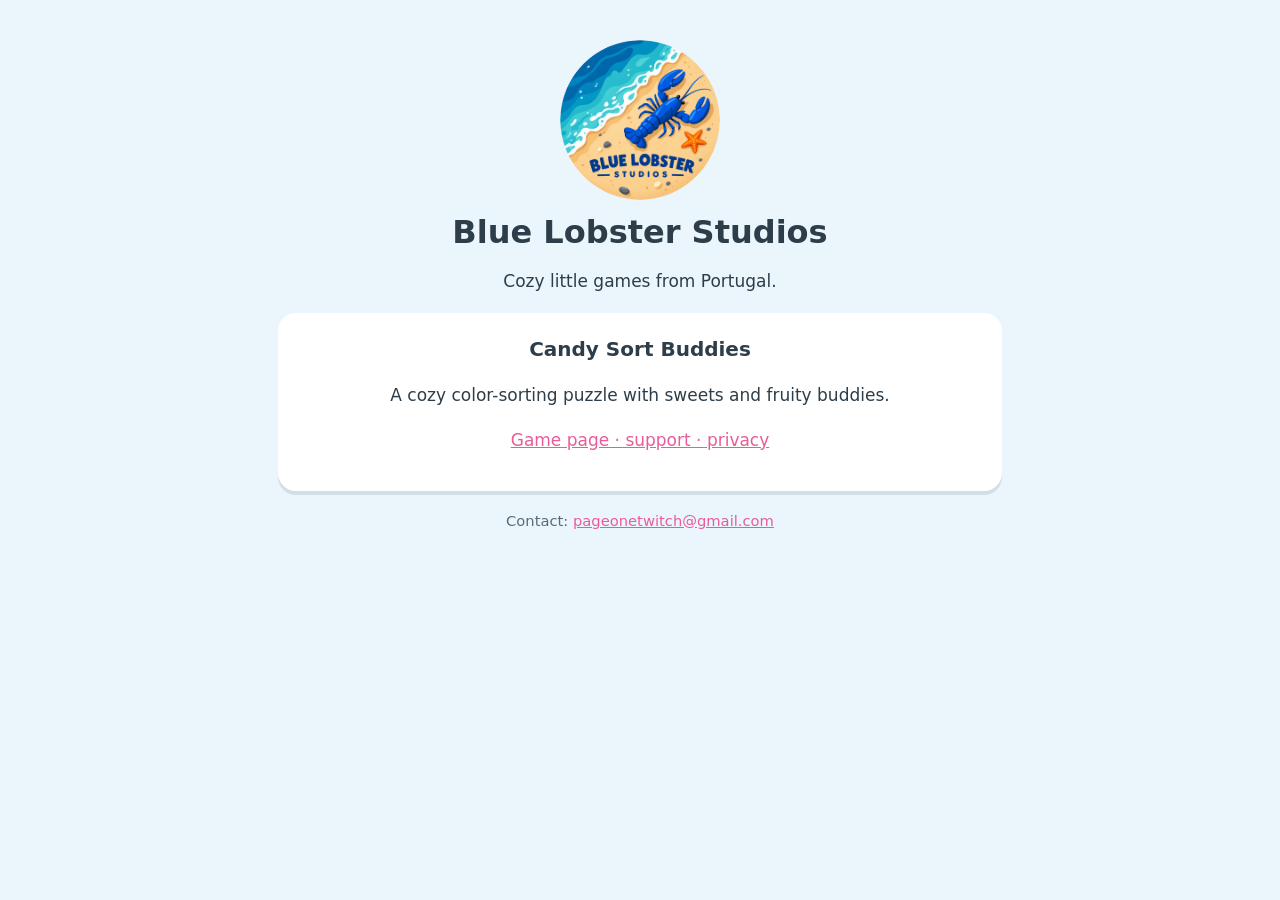
<file: index.html>
<!doctype html><html lang="en"><head><meta charset="utf-8"><meta name="viewport" content="width=device-width,initial-scale=1">
<title>Blue Lobster Studios</title><link rel="stylesheet" href="style.css"></head><body><main class="center">
<img class="logo" src="logo.png" alt="Blue Lobster Studios logo">
<h1>Blue Lobster Studios</h1>
<p>Cozy little games from Portugal.</p>
<div class="card"><h2 style="margin-top:0">Candy Sort Buddies</h2>
<p>A cozy color-sorting puzzle with sweets and fruity buddies.</p>
<p><a href="candy-sort-buddies/">Game page · support · privacy</a></p></div>
<p class="muted">Contact: <a href="mailto:pageonetwitch@gmail.com">pageonetwitch@gmail.com</a></p>
</main></body></html>
</file>
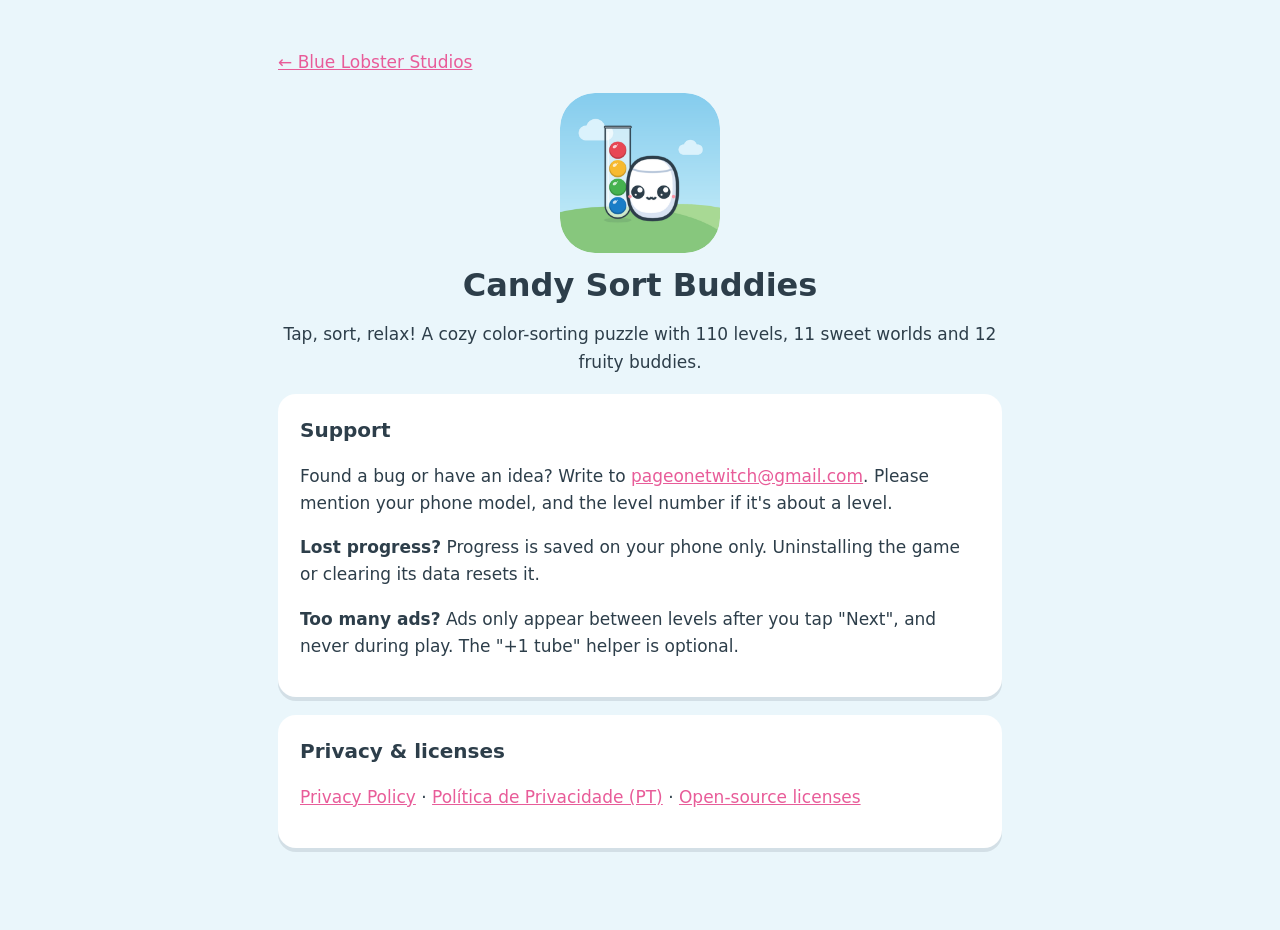
<file: candy-sort-buddies/index.html>
<!doctype html><html lang="en"><head><meta charset="utf-8"><meta name="viewport" content="width=device-width,initial-scale=1">
<title>Candy Sort Buddies</title><link rel="stylesheet" href="../style.css"></head><body><main>
<p><a href="../">← Blue Lobster Studios</a></p>
<img class="logo" src="icon.png" alt="Candy Sort Buddies icon" style="border-radius:22%">
<h1 class="center">Candy Sort Buddies</h1>
<p class="center">Tap, sort, relax! A cozy color-sorting puzzle with 110 levels, 11 sweet worlds and 12 fruity buddies.</p>
<div class="card"><h2 style="margin-top:0">Support</h2>
<p>Found a bug or have an idea? Write to <a href="mailto:pageonetwitch@gmail.com">pageonetwitch@gmail.com</a>. Please mention your phone model, and the level number if it's about a level.</p>
<p><strong>Lost progress?</strong> Progress is saved on your phone only. Uninstalling the game or clearing its data resets it.</p>
<p><strong>Too many ads?</strong> Ads only appear between levels after you tap "Next", and never during play. The "+1 tube" helper is optional.</p></div>
<div class="card"><h2 style="margin-top:0">Privacy &amp; licenses</h2>
<p><a href="privacy.html">Privacy Policy</a> · <a href="privacy-pt.html">Política de Privacidade (PT)</a> · <a href="licenses.html">Open-source licenses</a></p></div>
</main></body></html>
</file>
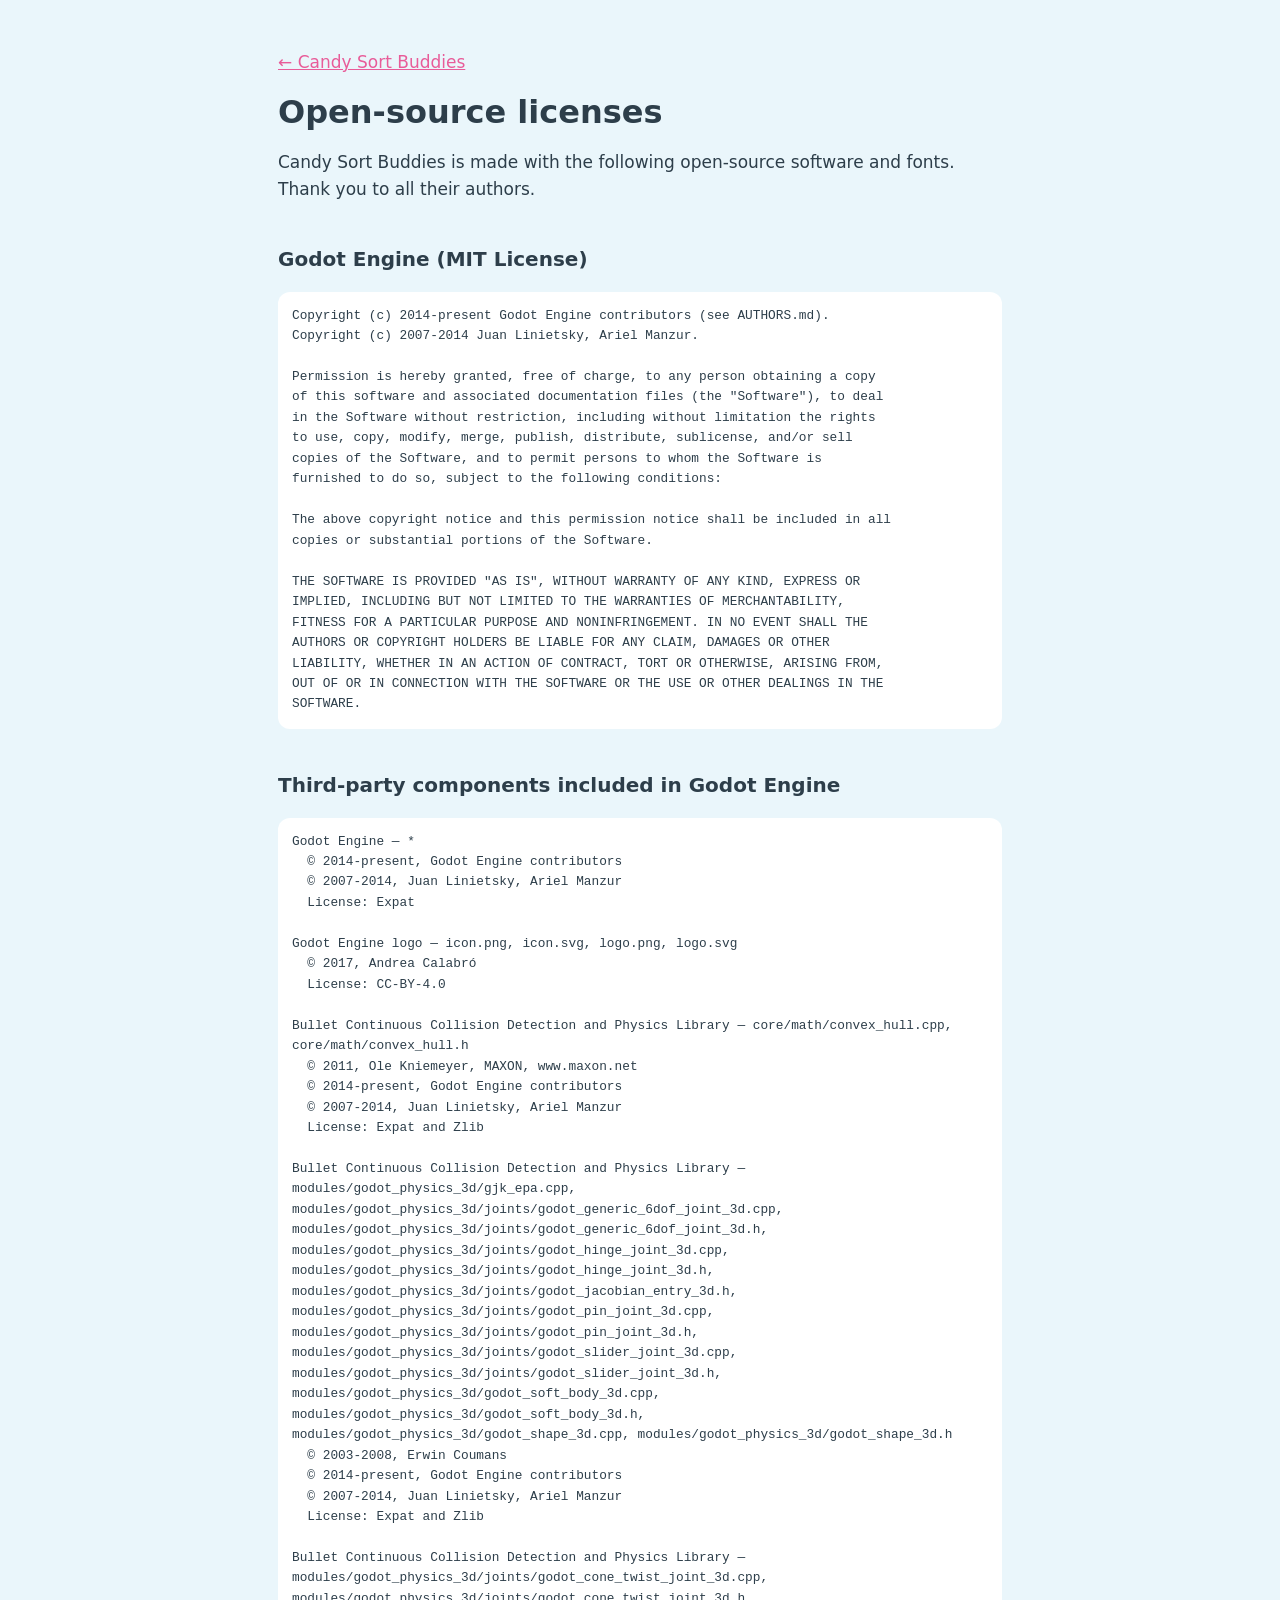
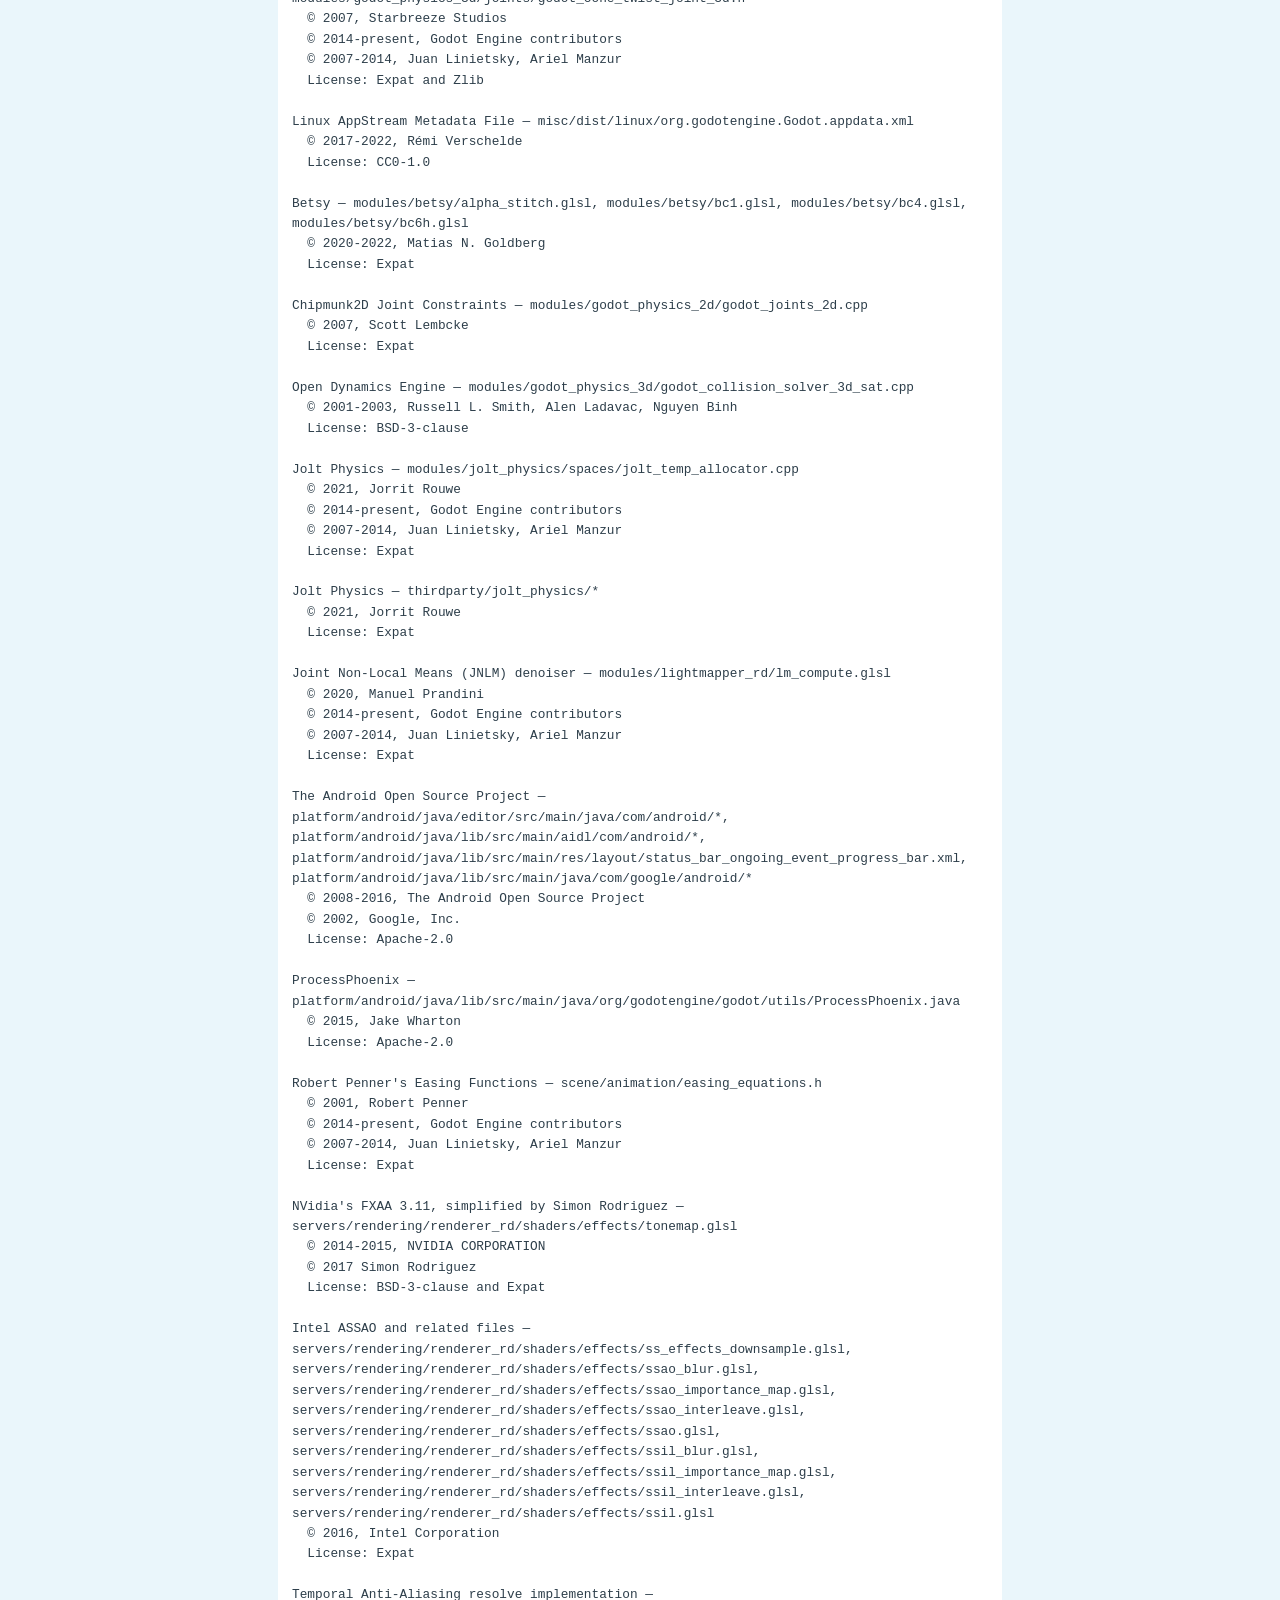
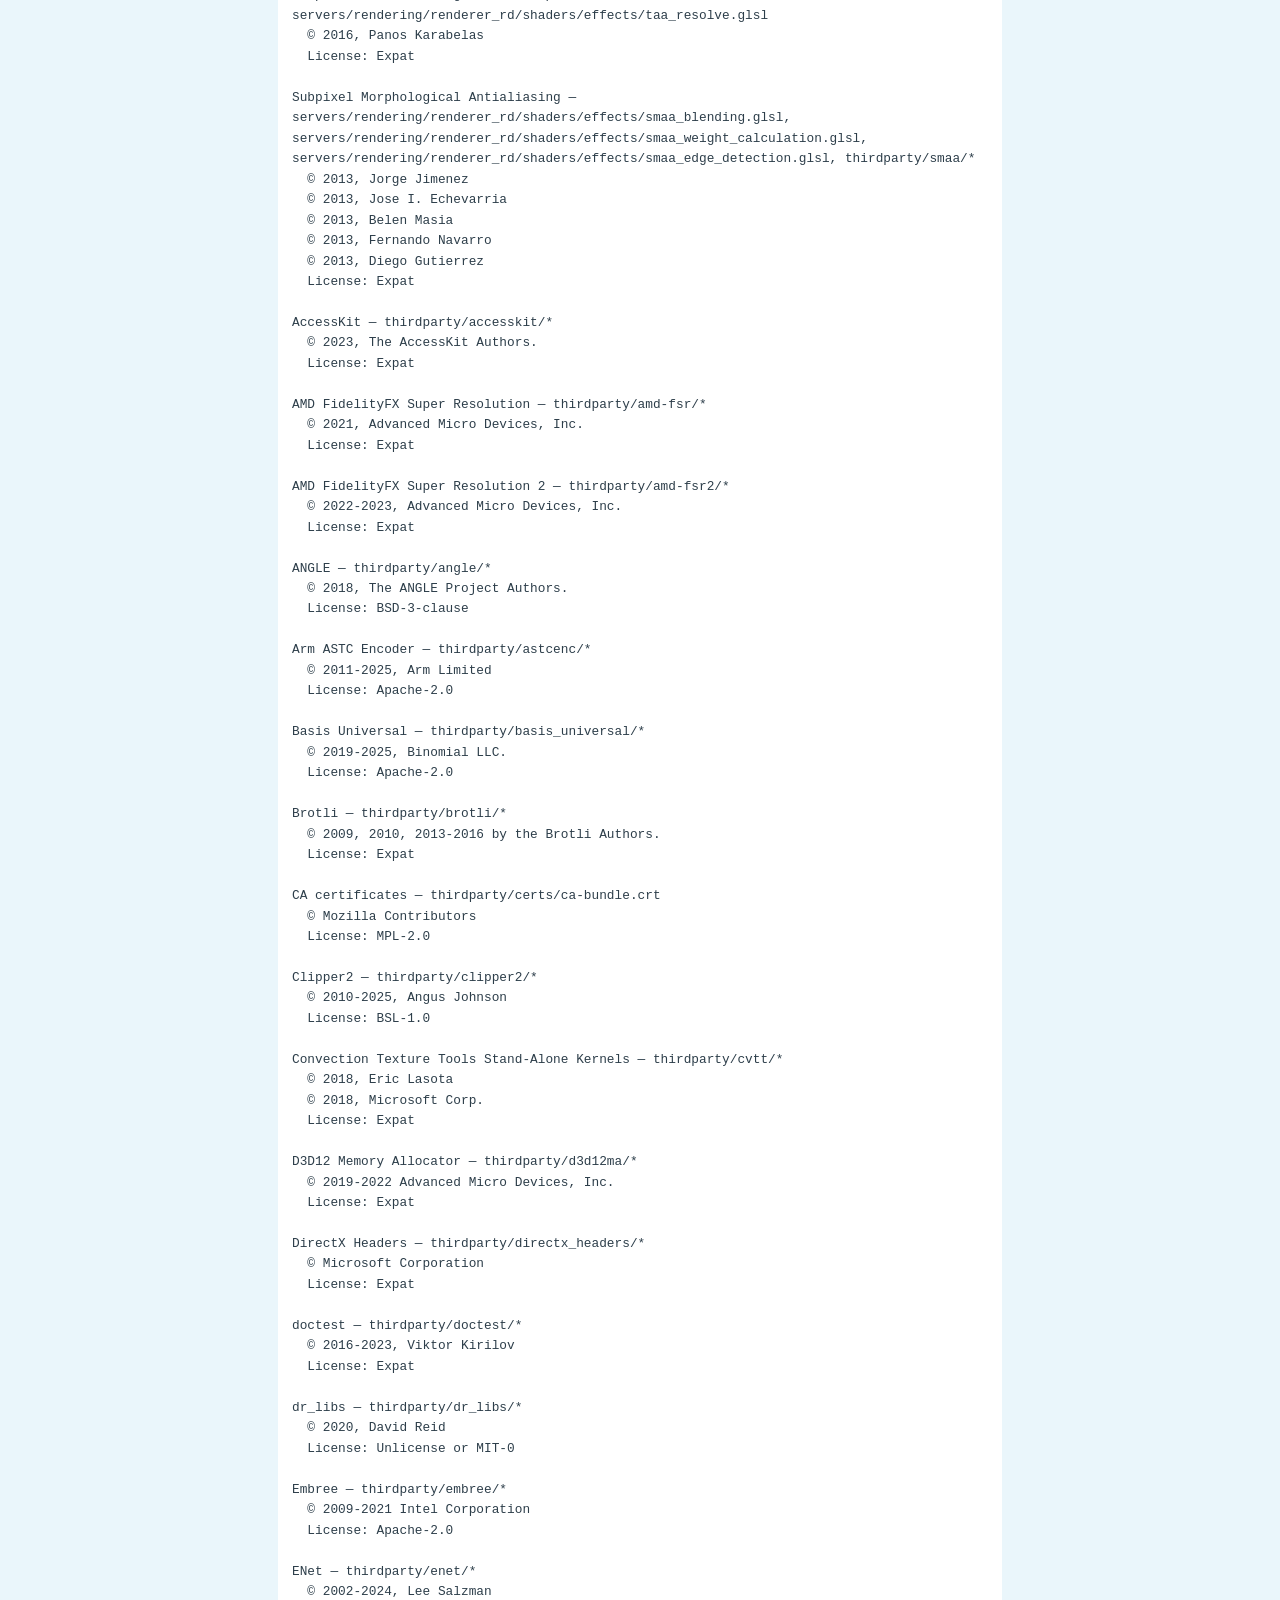
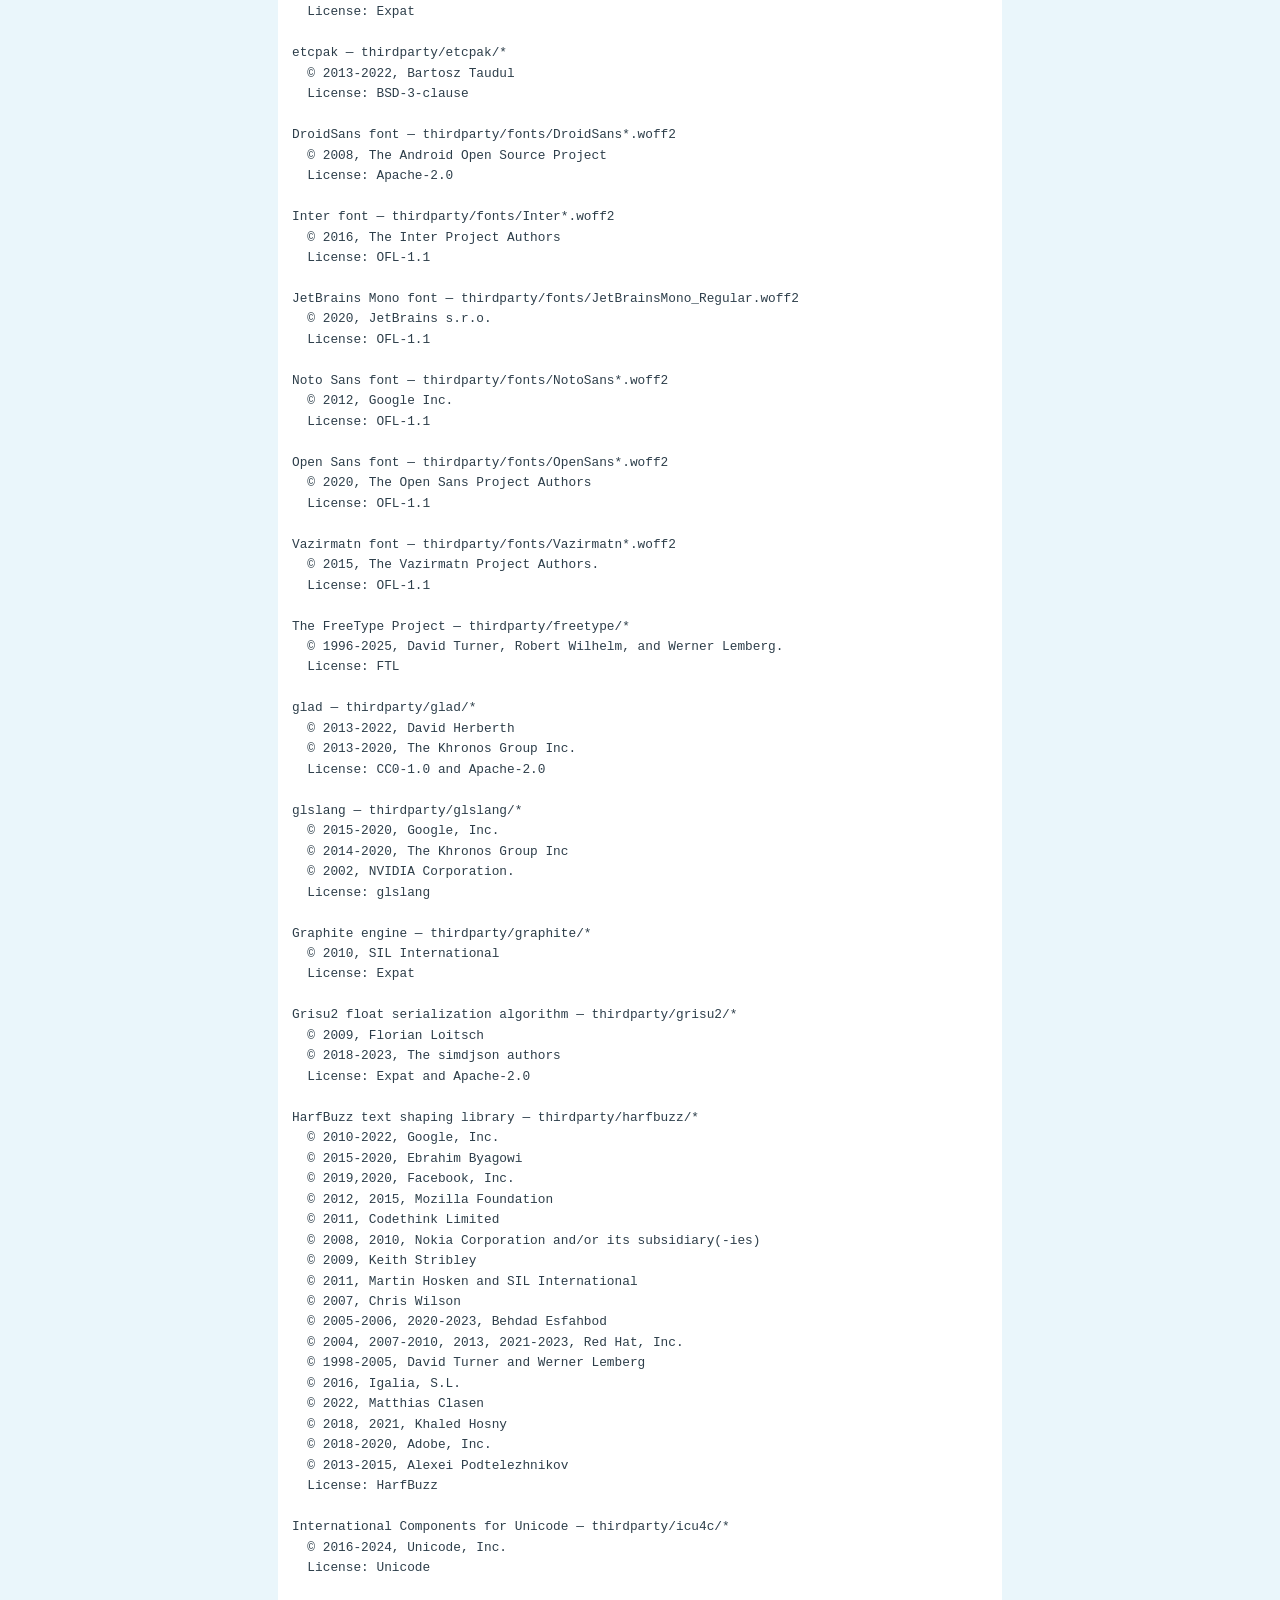
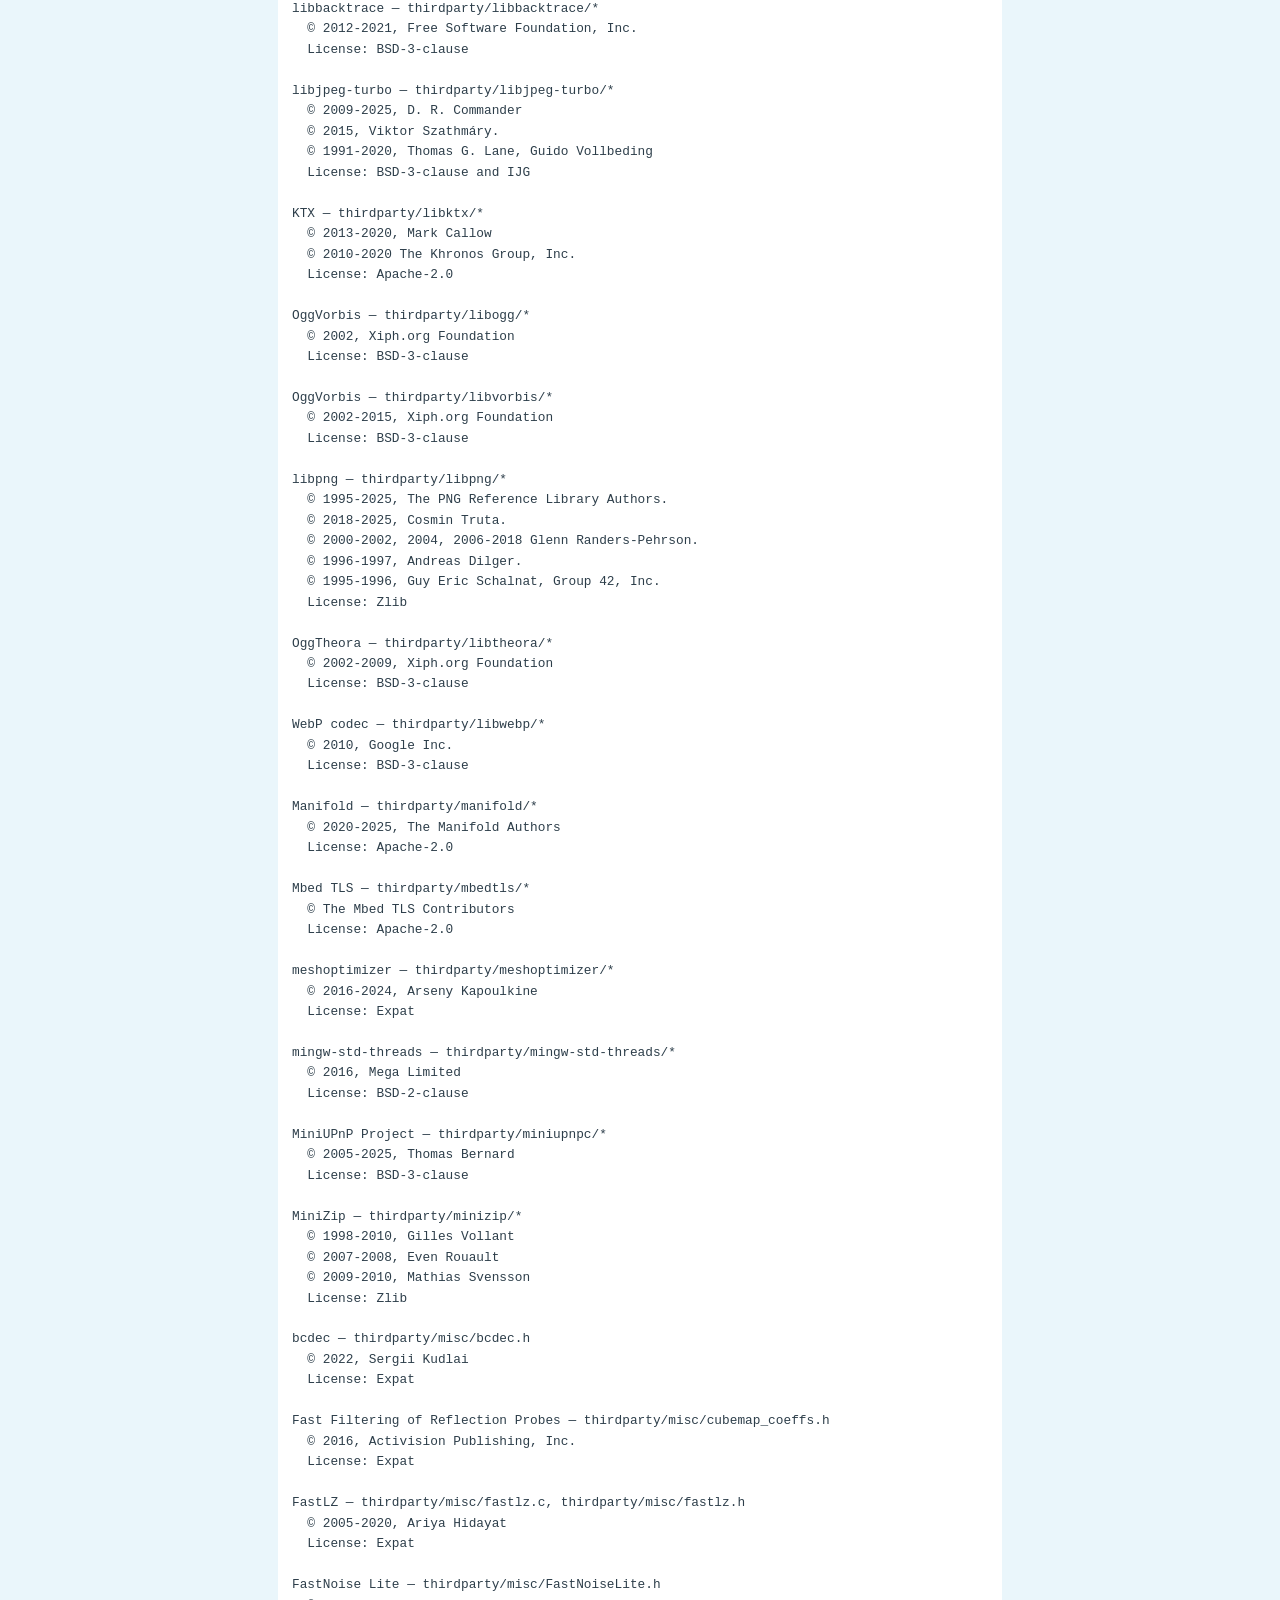
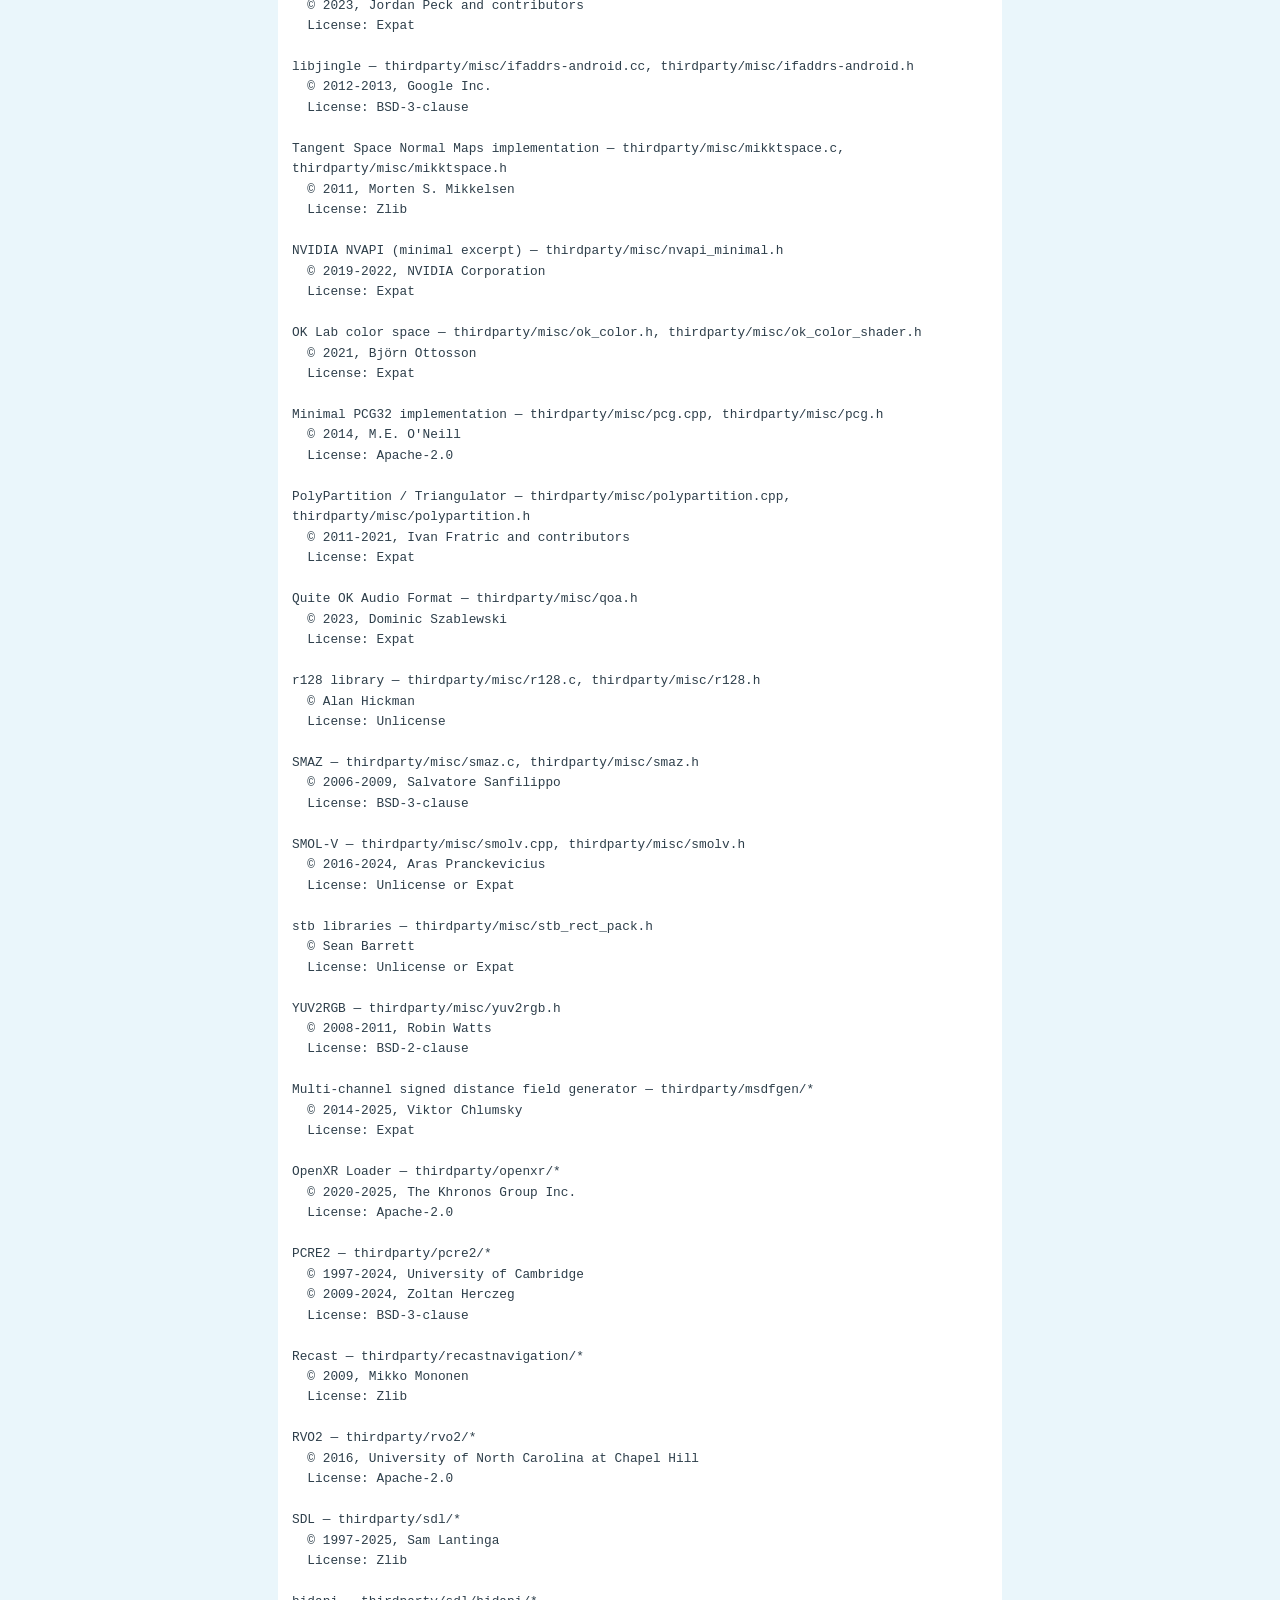
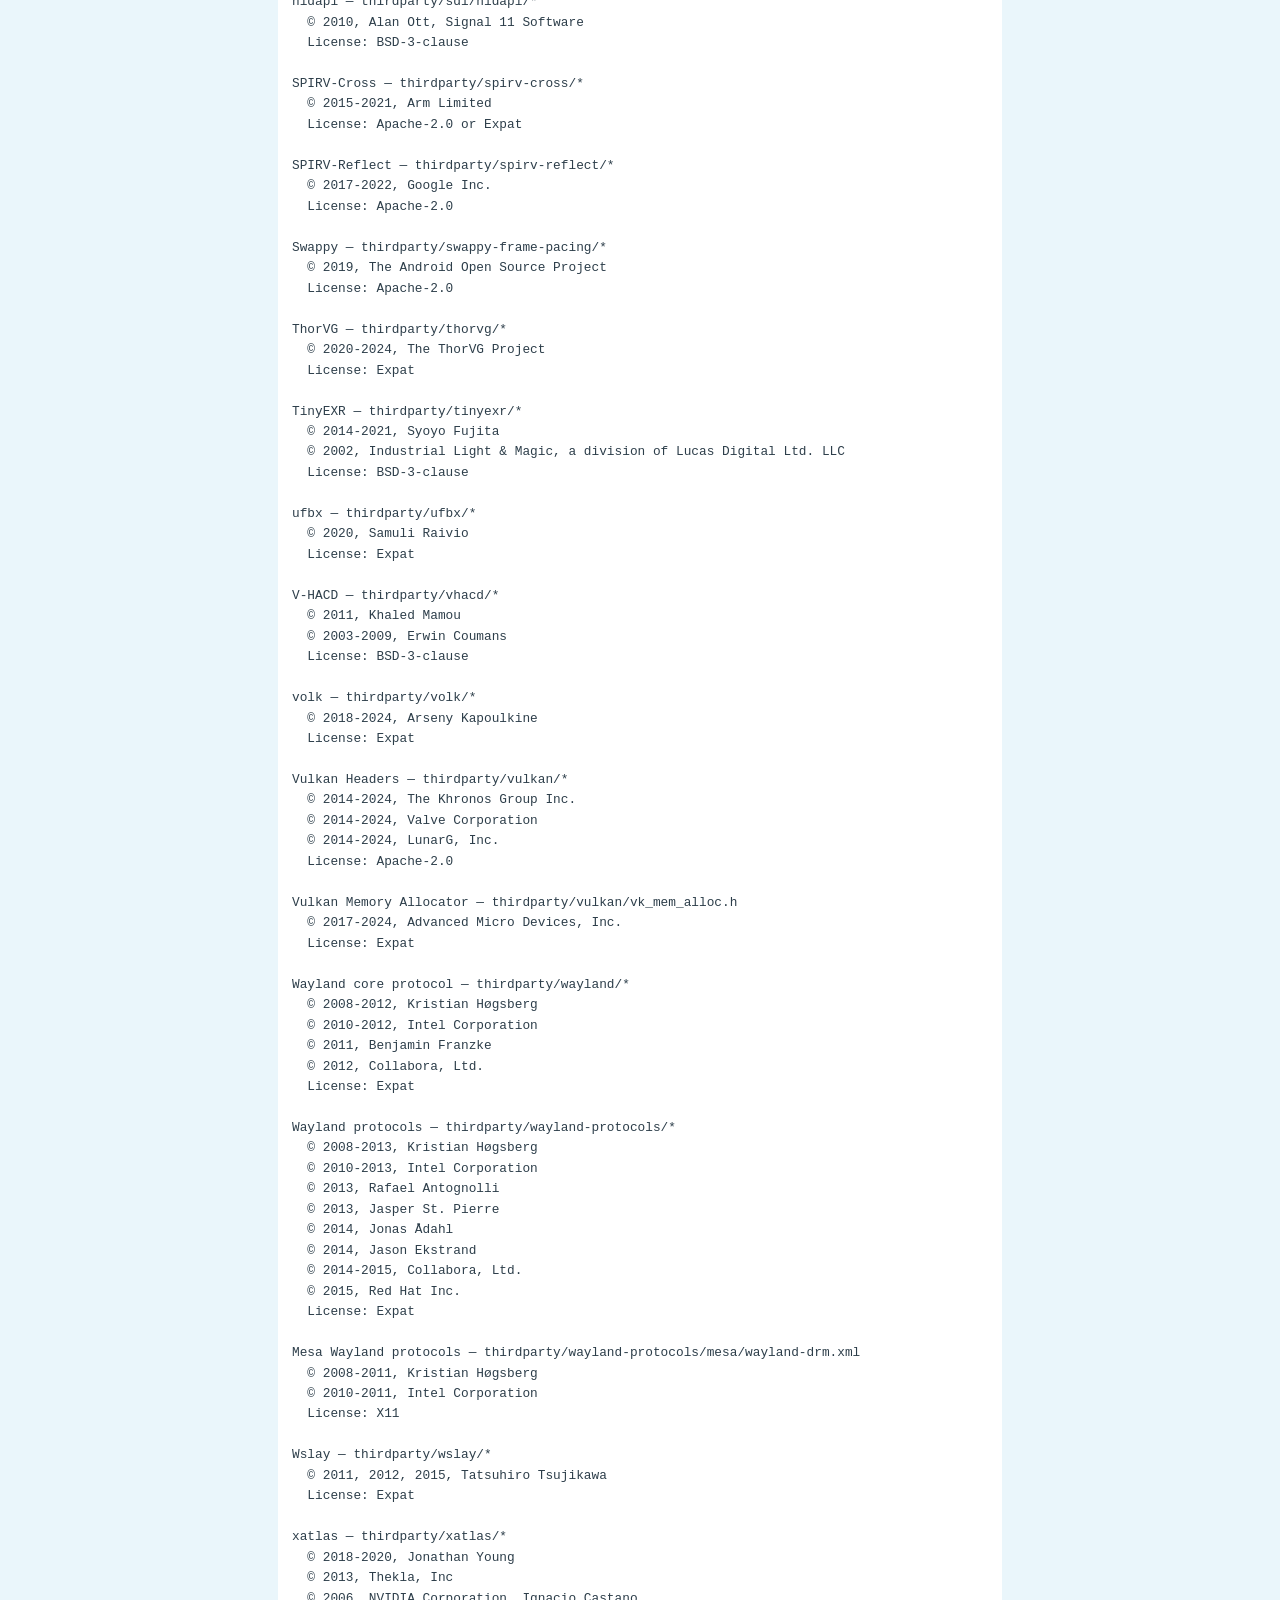
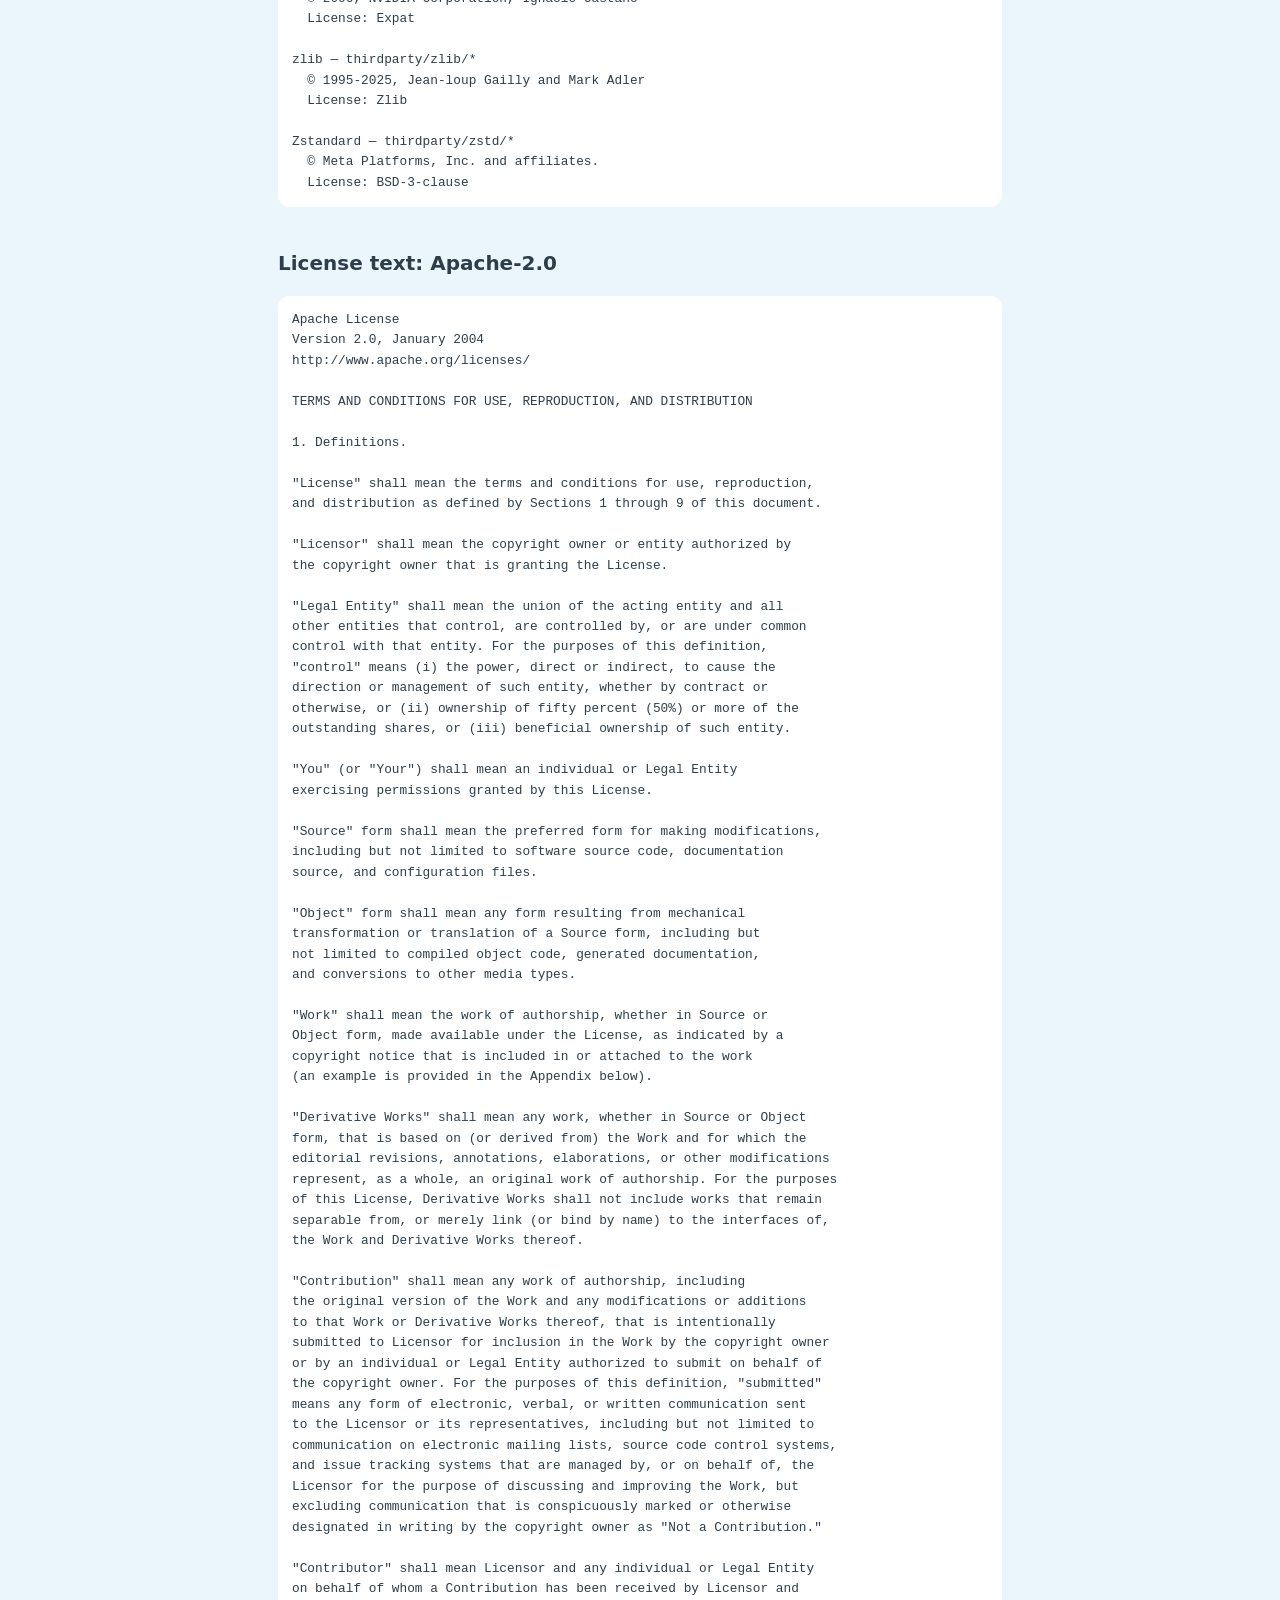
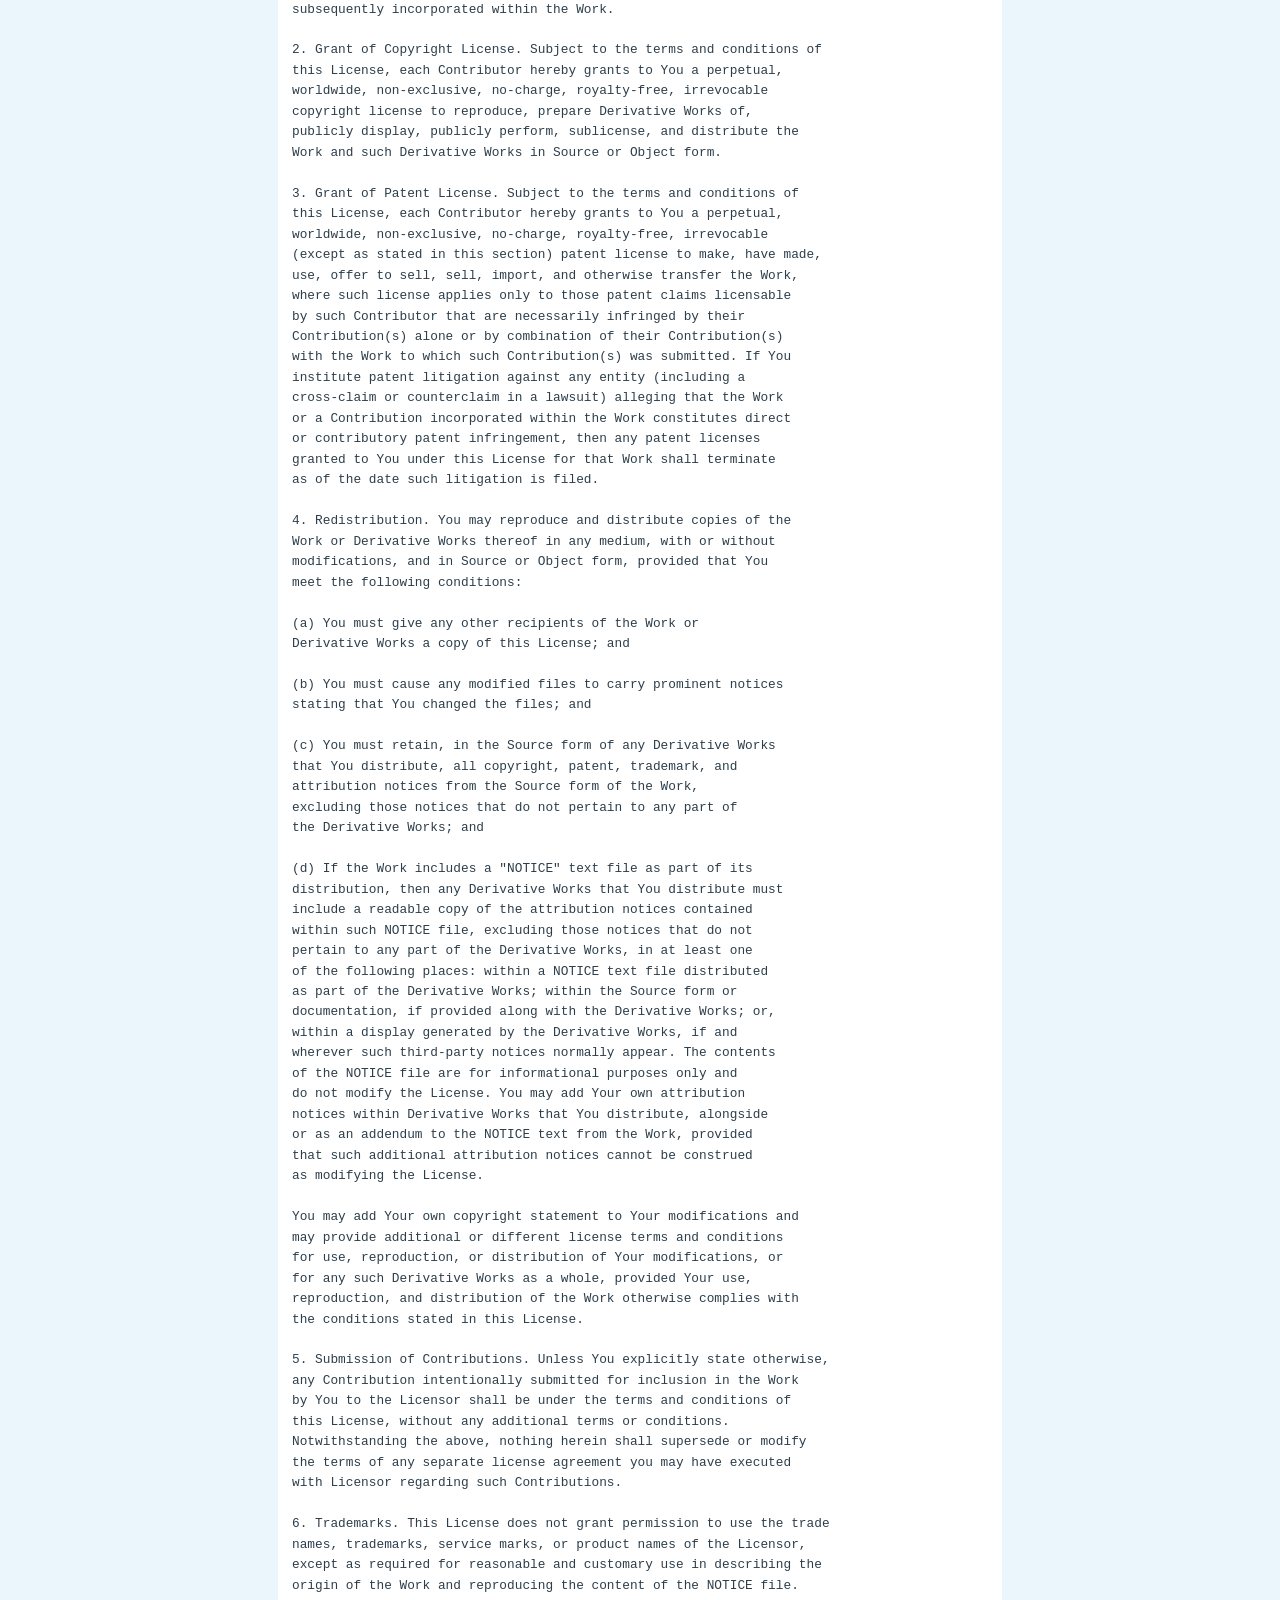
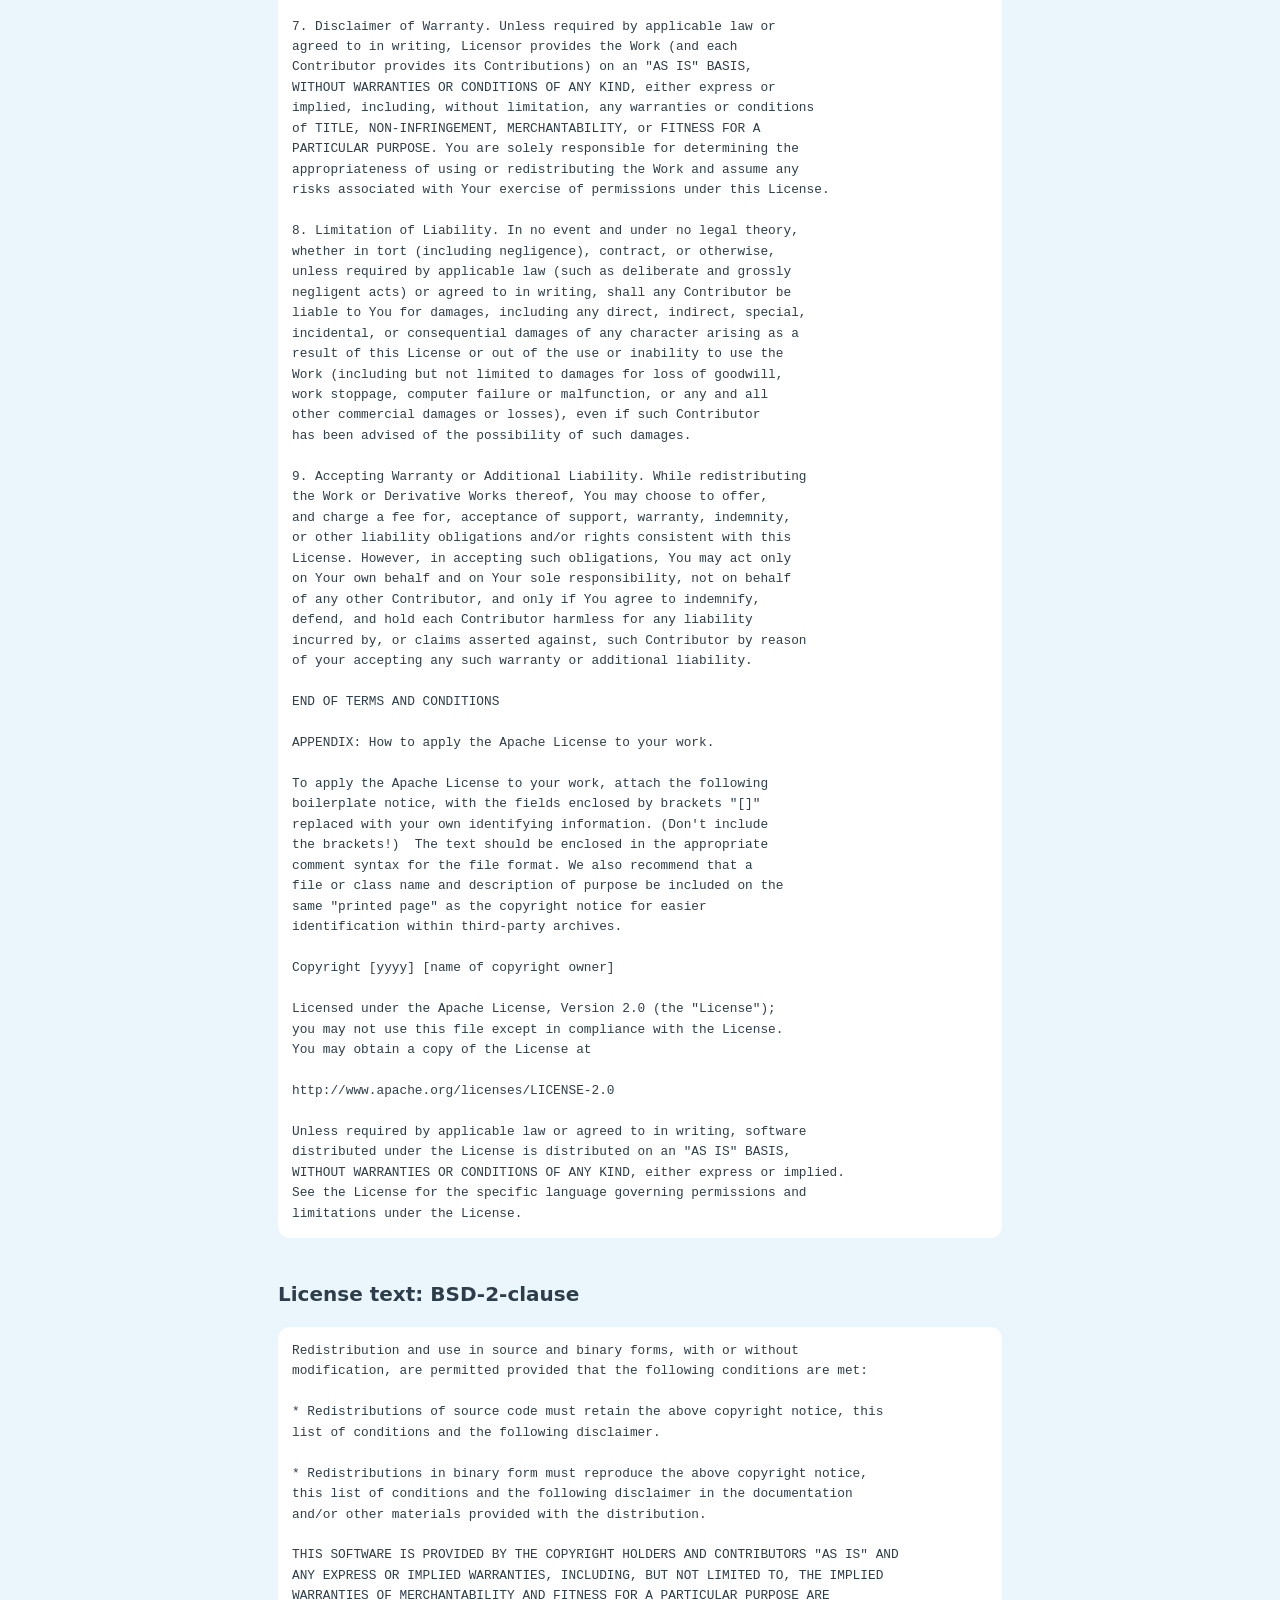
<file: candy-sort-buddies/licenses.html>
<!doctype html><html lang="en"><head><meta charset="utf-8"><meta name="viewport" content="width=device-width,initial-scale=1">
<title>Candy Sort Buddies — Licenses</title><link rel="stylesheet" href="../style.css"></head><body><main>
<p><a href="./">← Candy Sort Buddies</a></p>
<h1>Open-source licenses</h1>
<p>Candy Sort Buddies is made with the following open-source software and fonts. Thank you to all their authors.</p>
<h2>Godot Engine (MIT License)</h2><pre>Copyright (c) 2014-present Godot Engine contributors (see AUTHORS.md).
Copyright (c) 2007-2014 Juan Linietsky, Ariel Manzur.

Permission is hereby granted, free of charge, to any person obtaining a copy
of this software and associated documentation files (the &quot;Software&quot;), to deal
in the Software without restriction, including without limitation the rights
to use, copy, modify, merge, publish, distribute, sublicense, and/or sell
copies of the Software, and to permit persons to whom the Software is
furnished to do so, subject to the following conditions:

The above copyright notice and this permission notice shall be included in all
copies or substantial portions of the Software.

THE SOFTWARE IS PROVIDED &quot;AS IS&quot;, WITHOUT WARRANTY OF ANY KIND, EXPRESS OR
IMPLIED, INCLUDING BUT NOT LIMITED TO THE WARRANTIES OF MERCHANTABILITY,
FITNESS FOR A PARTICULAR PURPOSE AND NONINFRINGEMENT. IN NO EVENT SHALL THE
AUTHORS OR COPYRIGHT HOLDERS BE LIABLE FOR ANY CLAIM, DAMAGES OR OTHER
LIABILITY, WHETHER IN AN ACTION OF CONTRACT, TORT OR OTHERWISE, ARISING FROM,
OUT OF OR IN CONNECTION WITH THE SOFTWARE OR THE USE OR OTHER DEALINGS IN THE
SOFTWARE.
</pre><h2>Third-party components included in Godot Engine</h2><pre>Godot Engine — *
  © 2014-present, Godot Engine contributors
  © 2007-2014, Juan Linietsky, Ariel Manzur
  License: Expat

Godot Engine logo — icon.png, icon.svg, logo.png, logo.svg
  © 2017, Andrea Calabró
  License: CC-BY-4.0

Bullet Continuous Collision Detection and Physics Library — core/math/convex_hull.cpp, core/math/convex_hull.h
  © 2011, Ole Kniemeyer, MAXON, www.maxon.net
  © 2014-present, Godot Engine contributors
  © 2007-2014, Juan Linietsky, Ariel Manzur
  License: Expat and Zlib

Bullet Continuous Collision Detection and Physics Library — modules/godot_physics_3d/gjk_epa.cpp, modules/godot_physics_3d/joints/godot_generic_6dof_joint_3d.cpp, modules/godot_physics_3d/joints/godot_generic_6dof_joint_3d.h, modules/godot_physics_3d/joints/godot_hinge_joint_3d.cpp, modules/godot_physics_3d/joints/godot_hinge_joint_3d.h, modules/godot_physics_3d/joints/godot_jacobian_entry_3d.h, modules/godot_physics_3d/joints/godot_pin_joint_3d.cpp, modules/godot_physics_3d/joints/godot_pin_joint_3d.h, modules/godot_physics_3d/joints/godot_slider_joint_3d.cpp, modules/godot_physics_3d/joints/godot_slider_joint_3d.h, modules/godot_physics_3d/godot_soft_body_3d.cpp, modules/godot_physics_3d/godot_soft_body_3d.h, modules/godot_physics_3d/godot_shape_3d.cpp, modules/godot_physics_3d/godot_shape_3d.h
  © 2003-2008, Erwin Coumans
  © 2014-present, Godot Engine contributors
  © 2007-2014, Juan Linietsky, Ariel Manzur
  License: Expat and Zlib

Bullet Continuous Collision Detection and Physics Library — modules/godot_physics_3d/joints/godot_cone_twist_joint_3d.cpp, modules/godot_physics_3d/joints/godot_cone_twist_joint_3d.h
  © 2007, Starbreeze Studios
  © 2014-present, Godot Engine contributors
  © 2007-2014, Juan Linietsky, Ariel Manzur
  License: Expat and Zlib

Linux AppStream Metadata File — misc/dist/linux/org.godotengine.Godot.appdata.xml
  © 2017-2022, Rémi Verschelde
  License: CC0-1.0

Betsy — modules/betsy/alpha_stitch.glsl, modules/betsy/bc1.glsl, modules/betsy/bc4.glsl, modules/betsy/bc6h.glsl
  © 2020-2022, Matias N. Goldberg
  License: Expat

Chipmunk2D Joint Constraints — modules/godot_physics_2d/godot_joints_2d.cpp
  © 2007, Scott Lembcke
  License: Expat

Open Dynamics Engine — modules/godot_physics_3d/godot_collision_solver_3d_sat.cpp
  © 2001-2003, Russell L. Smith, Alen Ladavac, Nguyen Binh
  License: BSD-3-clause

Jolt Physics — modules/jolt_physics/spaces/jolt_temp_allocator.cpp
  © 2021, Jorrit Rouwe
  © 2014-present, Godot Engine contributors
  © 2007-2014, Juan Linietsky, Ariel Manzur
  License: Expat

Jolt Physics — thirdparty/jolt_physics/*
  © 2021, Jorrit Rouwe
  License: Expat

Joint Non-Local Means (JNLM) denoiser — modules/lightmapper_rd/lm_compute.glsl
  © 2020, Manuel Prandini
  © 2014-present, Godot Engine contributors
  © 2007-2014, Juan Linietsky, Ariel Manzur
  License: Expat

The Android Open Source Project — platform/android/java/editor/src/main/java/com/android/*, platform/android/java/lib/src/main/aidl/com/android/*, platform/android/java/lib/src/main/res/layout/status_bar_ongoing_event_progress_bar.xml, platform/android/java/lib/src/main/java/com/google/android/*
  © 2008-2016, The Android Open Source Project
  © 2002, Google, Inc.
  License: Apache-2.0

ProcessPhoenix — platform/android/java/lib/src/main/java/org/godotengine/godot/utils/ProcessPhoenix.java
  © 2015, Jake Wharton
  License: Apache-2.0

Robert Penner&#x27;s Easing Functions — scene/animation/easing_equations.h
  © 2001, Robert Penner
  © 2014-present, Godot Engine contributors
  © 2007-2014, Juan Linietsky, Ariel Manzur
  License: Expat

NVidia&#x27;s FXAA 3.11, simplified by Simon Rodriguez — servers/rendering/renderer_rd/shaders/effects/tonemap.glsl
  © 2014-2015, NVIDIA CORPORATION
  © 2017 Simon Rodriguez
  License: BSD-3-clause and Expat

Intel ASSAO and related files — servers/rendering/renderer_rd/shaders/effects/ss_effects_downsample.glsl, servers/rendering/renderer_rd/shaders/effects/ssao_blur.glsl, servers/rendering/renderer_rd/shaders/effects/ssao_importance_map.glsl, servers/rendering/renderer_rd/shaders/effects/ssao_interleave.glsl, servers/rendering/renderer_rd/shaders/effects/ssao.glsl, servers/rendering/renderer_rd/shaders/effects/ssil_blur.glsl, servers/rendering/renderer_rd/shaders/effects/ssil_importance_map.glsl, servers/rendering/renderer_rd/shaders/effects/ssil_interleave.glsl, servers/rendering/renderer_rd/shaders/effects/ssil.glsl
  © 2016, Intel Corporation
  License: Expat

Temporal Anti-Aliasing resolve implementation — servers/rendering/renderer_rd/shaders/effects/taa_resolve.glsl
  © 2016, Panos Karabelas
  License: Expat

Subpixel Morphological Antialiasing — servers/rendering/renderer_rd/shaders/effects/smaa_blending.glsl, servers/rendering/renderer_rd/shaders/effects/smaa_weight_calculation.glsl, servers/rendering/renderer_rd/shaders/effects/smaa_edge_detection.glsl, thirdparty/smaa/*
  © 2013, Jorge Jimenez
  © 2013, Jose I. Echevarria
  © 2013, Belen Masia
  © 2013, Fernando Navarro
  © 2013, Diego Gutierrez
  License: Expat

AccessKit — thirdparty/accesskit/*
  © 2023, The AccessKit Authors.
  License: Expat

AMD FidelityFX Super Resolution — thirdparty/amd-fsr/*
  © 2021, Advanced Micro Devices, Inc.
  License: Expat

AMD FidelityFX Super Resolution 2 — thirdparty/amd-fsr2/*
  © 2022-2023, Advanced Micro Devices, Inc.
  License: Expat

ANGLE — thirdparty/angle/*
  © 2018, The ANGLE Project Authors.
  License: BSD-3-clause

Arm ASTC Encoder — thirdparty/astcenc/*
  © 2011-2025, Arm Limited
  License: Apache-2.0

Basis Universal — thirdparty/basis_universal/*
  © 2019-2025, Binomial LLC.
  License: Apache-2.0

Brotli — thirdparty/brotli/*
  © 2009, 2010, 2013-2016 by the Brotli Authors.
  License: Expat

CA certificates — thirdparty/certs/ca-bundle.crt
  © Mozilla Contributors
  License: MPL-2.0

Clipper2 — thirdparty/clipper2/*
  © 2010-2025, Angus Johnson
  License: BSL-1.0

Convection Texture Tools Stand-Alone Kernels — thirdparty/cvtt/*
  © 2018, Eric Lasota
  © 2018, Microsoft Corp.
  License: Expat

D3D12 Memory Allocator — thirdparty/d3d12ma/*
  © 2019-2022 Advanced Micro Devices, Inc.
  License: Expat

DirectX Headers — thirdparty/directx_headers/*
  © Microsoft Corporation
  License: Expat

doctest — thirdparty/doctest/*
  © 2016-2023, Viktor Kirilov
  License: Expat

dr_libs — thirdparty/dr_libs/*
  © 2020, David Reid
  License: Unlicense or MIT-0

Embree — thirdparty/embree/*
  © 2009-2021 Intel Corporation
  License: Apache-2.0

ENet — thirdparty/enet/*
  © 2002-2024, Lee Salzman
  License: Expat

etcpak — thirdparty/etcpak/*
  © 2013-2022, Bartosz Taudul
  License: BSD-3-clause

DroidSans font — thirdparty/fonts/DroidSans*.woff2
  © 2008, The Android Open Source Project
  License: Apache-2.0

Inter font — thirdparty/fonts/Inter*.woff2
  © 2016, The Inter Project Authors
  License: OFL-1.1

JetBrains Mono font — thirdparty/fonts/JetBrainsMono_Regular.woff2
  © 2020, JetBrains s.r.o.
  License: OFL-1.1

Noto Sans font — thirdparty/fonts/NotoSans*.woff2
  © 2012, Google Inc.
  License: OFL-1.1

Open Sans font — thirdparty/fonts/OpenSans*.woff2
  © 2020, The Open Sans Project Authors
  License: OFL-1.1

Vazirmatn font — thirdparty/fonts/Vazirmatn*.woff2
  © 2015, The Vazirmatn Project Authors.
  License: OFL-1.1

The FreeType Project — thirdparty/freetype/*
  © 1996-2025, David Turner, Robert Wilhelm, and Werner Lemberg.
  License: FTL

glad — thirdparty/glad/*
  © 2013-2022, David Herberth
  © 2013-2020, The Khronos Group Inc.
  License: CC0-1.0 and Apache-2.0

glslang — thirdparty/glslang/*
  © 2015-2020, Google, Inc.
  © 2014-2020, The Khronos Group Inc
  © 2002, NVIDIA Corporation.
  License: glslang

Graphite engine — thirdparty/graphite/*
  © 2010, SIL International
  License: Expat

Grisu2 float serialization algorithm — thirdparty/grisu2/*
  © 2009, Florian Loitsch
  © 2018-2023, The simdjson authors
  License: Expat and Apache-2.0

HarfBuzz text shaping library — thirdparty/harfbuzz/*
  © 2010-2022, Google, Inc.
  © 2015-2020, Ebrahim Byagowi
  © 2019,2020, Facebook, Inc.
  © 2012, 2015, Mozilla Foundation
  © 2011, Codethink Limited
  © 2008, 2010, Nokia Corporation and/or its subsidiary(-ies)
  © 2009, Keith Stribley
  © 2011, Martin Hosken and SIL International
  © 2007, Chris Wilson
  © 2005-2006, 2020-2023, Behdad Esfahbod
  © 2004, 2007-2010, 2013, 2021-2023, Red Hat, Inc.
  © 1998-2005, David Turner and Werner Lemberg
  © 2016, Igalia, S.L.
  © 2022, Matthias Clasen
  © 2018, 2021, Khaled Hosny
  © 2018-2020, Adobe, Inc.
  © 2013-2015, Alexei Podtelezhnikov
  License: HarfBuzz

International Components for Unicode — thirdparty/icu4c/*
  © 2016-2024, Unicode, Inc.
  License: Unicode

libbacktrace — thirdparty/libbacktrace/*
  © 2012-2021, Free Software Foundation, Inc.
  License: BSD-3-clause

libjpeg-turbo — thirdparty/libjpeg-turbo/*
  © 2009-2025, D. R. Commander
  © 2015, Viktor Szathmáry.
  © 1991-2020, Thomas G. Lane, Guido Vollbeding
  License: BSD-3-clause and IJG

KTX — thirdparty/libktx/*
  © 2013-2020, Mark Callow
  © 2010-2020 The Khronos Group, Inc.
  License: Apache-2.0

OggVorbis — thirdparty/libogg/*
  © 2002, Xiph.org Foundation
  License: BSD-3-clause

OggVorbis — thirdparty/libvorbis/*
  © 2002-2015, Xiph.org Foundation
  License: BSD-3-clause

libpng — thirdparty/libpng/*
  © 1995-2025, The PNG Reference Library Authors.
  © 2018-2025, Cosmin Truta.
  © 2000-2002, 2004, 2006-2018 Glenn Randers-Pehrson.
  © 1996-1997, Andreas Dilger.
  © 1995-1996, Guy Eric Schalnat, Group 42, Inc.
  License: Zlib

OggTheora — thirdparty/libtheora/*
  © 2002-2009, Xiph.org Foundation
  License: BSD-3-clause

WebP codec — thirdparty/libwebp/*
  © 2010, Google Inc.
  License: BSD-3-clause

Manifold — thirdparty/manifold/*
  © 2020-2025, The Manifold Authors
  License: Apache-2.0

Mbed TLS — thirdparty/mbedtls/*
  © The Mbed TLS Contributors
  License: Apache-2.0

meshoptimizer — thirdparty/meshoptimizer/*
  © 2016-2024, Arseny Kapoulkine
  License: Expat

mingw-std-threads — thirdparty/mingw-std-threads/*
  © 2016, Mega Limited
  License: BSD-2-clause

MiniUPnP Project — thirdparty/miniupnpc/*
  © 2005-2025, Thomas Bernard
  License: BSD-3-clause

MiniZip — thirdparty/minizip/*
  © 1998-2010, Gilles Vollant
  © 2007-2008, Even Rouault
  © 2009-2010, Mathias Svensson
  License: Zlib

bcdec — thirdparty/misc/bcdec.h
  © 2022, Sergii Kudlai
  License: Expat

Fast Filtering of Reflection Probes — thirdparty/misc/cubemap_coeffs.h
  © 2016, Activision Publishing, Inc.
  License: Expat

FastLZ — thirdparty/misc/fastlz.c, thirdparty/misc/fastlz.h
  © 2005-2020, Ariya Hidayat
  License: Expat

FastNoise Lite — thirdparty/misc/FastNoiseLite.h
  © 2023, Jordan Peck and contributors
  License: Expat

libjingle — thirdparty/misc/ifaddrs-android.cc, thirdparty/misc/ifaddrs-android.h
  © 2012-2013, Google Inc.
  License: BSD-3-clause

Tangent Space Normal Maps implementation — thirdparty/misc/mikktspace.c, thirdparty/misc/mikktspace.h
  © 2011, Morten S. Mikkelsen
  License: Zlib

NVIDIA NVAPI (minimal excerpt) — thirdparty/misc/nvapi_minimal.h
  © 2019-2022, NVIDIA Corporation
  License: Expat

OK Lab color space — thirdparty/misc/ok_color.h, thirdparty/misc/ok_color_shader.h
  © 2021, Björn Ottosson
  License: Expat

Minimal PCG32 implementation — thirdparty/misc/pcg.cpp, thirdparty/misc/pcg.h
  © 2014, M.E. O&#x27;Neill
  License: Apache-2.0

PolyPartition / Triangulator — thirdparty/misc/polypartition.cpp, thirdparty/misc/polypartition.h
  © 2011-2021, Ivan Fratric and contributors
  License: Expat

Quite OK Audio Format — thirdparty/misc/qoa.h
  © 2023, Dominic Szablewski
  License: Expat

r128 library — thirdparty/misc/r128.c, thirdparty/misc/r128.h
  © Alan Hickman
  License: Unlicense

SMAZ — thirdparty/misc/smaz.c, thirdparty/misc/smaz.h
  © 2006-2009, Salvatore Sanfilippo
  License: BSD-3-clause

SMOL-V — thirdparty/misc/smolv.cpp, thirdparty/misc/smolv.h
  © 2016-2024, Aras Pranckevicius
  License: Unlicense or Expat

stb libraries — thirdparty/misc/stb_rect_pack.h
  © Sean Barrett
  License: Unlicense or Expat

YUV2RGB — thirdparty/misc/yuv2rgb.h
  © 2008-2011, Robin Watts
  License: BSD-2-clause

Multi-channel signed distance field generator — thirdparty/msdfgen/*
  © 2014-2025, Viktor Chlumsky
  License: Expat

OpenXR Loader — thirdparty/openxr/*
  © 2020-2025, The Khronos Group Inc.
  License: Apache-2.0

PCRE2 — thirdparty/pcre2/*
  © 1997-2024, University of Cambridge
  © 2009-2024, Zoltan Herczeg
  License: BSD-3-clause

Recast — thirdparty/recastnavigation/*
  © 2009, Mikko Mononen
  License: Zlib

RVO2 — thirdparty/rvo2/*
  © 2016, University of North Carolina at Chapel Hill
  License: Apache-2.0

SDL — thirdparty/sdl/*
  © 1997-2025, Sam Lantinga
  License: Zlib

hidapi — thirdparty/sdl/hidapi/*
  © 2010, Alan Ott, Signal 11 Software
  License: BSD-3-clause

SPIRV-Cross — thirdparty/spirv-cross/*
  © 2015-2021, Arm Limited
  License: Apache-2.0 or Expat

SPIRV-Reflect — thirdparty/spirv-reflect/*
  © 2017-2022, Google Inc.
  License: Apache-2.0

Swappy — thirdparty/swappy-frame-pacing/*
  © 2019, The Android Open Source Project
  License: Apache-2.0

ThorVG — thirdparty/thorvg/*
  © 2020-2024, The ThorVG Project
  License: Expat

TinyEXR — thirdparty/tinyexr/*
  © 2014-2021, Syoyo Fujita
  © 2002, Industrial Light &amp; Magic, a division of Lucas Digital Ltd. LLC
  License: BSD-3-clause

ufbx — thirdparty/ufbx/*
  © 2020, Samuli Raivio
  License: Expat

V-HACD — thirdparty/vhacd/*
  © 2011, Khaled Mamou
  © 2003-2009, Erwin Coumans
  License: BSD-3-clause

volk — thirdparty/volk/*
  © 2018-2024, Arseny Kapoulkine
  License: Expat

Vulkan Headers — thirdparty/vulkan/*
  © 2014-2024, The Khronos Group Inc.
  © 2014-2024, Valve Corporation
  © 2014-2024, LunarG, Inc.
  License: Apache-2.0

Vulkan Memory Allocator — thirdparty/vulkan/vk_mem_alloc.h
  © 2017-2024, Advanced Micro Devices, Inc.
  License: Expat

Wayland core protocol — thirdparty/wayland/*
  © 2008-2012, Kristian Høgsberg
  © 2010-2012, Intel Corporation
  © 2011, Benjamin Franzke
  © 2012, Collabora, Ltd.
  License: Expat

Wayland protocols — thirdparty/wayland-protocols/*
  © 2008-2013, Kristian Høgsberg
  © 2010-2013, Intel Corporation
  © 2013, Rafael Antognolli
  © 2013, Jasper St. Pierre
  © 2014, Jonas Ådahl
  © 2014, Jason Ekstrand
  © 2014-2015, Collabora, Ltd.
  © 2015, Red Hat Inc.
  License: Expat

Mesa Wayland protocols — thirdparty/wayland-protocols/mesa/wayland-drm.xml
  © 2008-2011, Kristian Høgsberg
  © 2010-2011, Intel Corporation
  License: X11

Wslay — thirdparty/wslay/*
  © 2011, 2012, 2015, Tatsuhiro Tsujikawa
  License: Expat

xatlas — thirdparty/xatlas/*
  © 2018-2020, Jonathan Young
  © 2013, Thekla, Inc
  © 2006, NVIDIA Corporation, Ignacio Castano
  License: Expat

zlib — thirdparty/zlib/*
  © 1995-2025, Jean-loup Gailly and Mark Adler
  License: Zlib

Zstandard — thirdparty/zstd/*
  © Meta Platforms, Inc. and affiliates.
  License: BSD-3-clause</pre><h2>License text: Apache-2.0</h2><pre>Apache License
Version 2.0, January 2004
http://www.apache.org/licenses/

TERMS AND CONDITIONS FOR USE, REPRODUCTION, AND DISTRIBUTION

1. Definitions.

&quot;License&quot; shall mean the terms and conditions for use, reproduction,
and distribution as defined by Sections 1 through 9 of this document.

&quot;Licensor&quot; shall mean the copyright owner or entity authorized by
the copyright owner that is granting the License.

&quot;Legal Entity&quot; shall mean the union of the acting entity and all
other entities that control, are controlled by, or are under common
control with that entity. For the purposes of this definition,
&quot;control&quot; means (i) the power, direct or indirect, to cause the
direction or management of such entity, whether by contract or
otherwise, or (ii) ownership of fifty percent (50%) or more of the
outstanding shares, or (iii) beneficial ownership of such entity.

&quot;You&quot; (or &quot;Your&quot;) shall mean an individual or Legal Entity
exercising permissions granted by this License.

&quot;Source&quot; form shall mean the preferred form for making modifications,
including but not limited to software source code, documentation
source, and configuration files.

&quot;Object&quot; form shall mean any form resulting from mechanical
transformation or translation of a Source form, including but
not limited to compiled object code, generated documentation,
and conversions to other media types.

&quot;Work&quot; shall mean the work of authorship, whether in Source or
Object form, made available under the License, as indicated by a
copyright notice that is included in or attached to the work
(an example is provided in the Appendix below).

&quot;Derivative Works&quot; shall mean any work, whether in Source or Object
form, that is based on (or derived from) the Work and for which the
editorial revisions, annotations, elaborations, or other modifications
represent, as a whole, an original work of authorship. For the purposes
of this License, Derivative Works shall not include works that remain
separable from, or merely link (or bind by name) to the interfaces of,
the Work and Derivative Works thereof.

&quot;Contribution&quot; shall mean any work of authorship, including
the original version of the Work and any modifications or additions
to that Work or Derivative Works thereof, that is intentionally
submitted to Licensor for inclusion in the Work by the copyright owner
or by an individual or Legal Entity authorized to submit on behalf of
the copyright owner. For the purposes of this definition, &quot;submitted&quot;
means any form of electronic, verbal, or written communication sent
to the Licensor or its representatives, including but not limited to
communication on electronic mailing lists, source code control systems,
and issue tracking systems that are managed by, or on behalf of, the
Licensor for the purpose of discussing and improving the Work, but
excluding communication that is conspicuously marked or otherwise
designated in writing by the copyright owner as &quot;Not a Contribution.&quot;

&quot;Contributor&quot; shall mean Licensor and any individual or Legal Entity
on behalf of whom a Contribution has been received by Licensor and
subsequently incorporated within the Work.

2. Grant of Copyright License. Subject to the terms and conditions of
this License, each Contributor hereby grants to You a perpetual,
worldwide, non-exclusive, no-charge, royalty-free, irrevocable
copyright license to reproduce, prepare Derivative Works of,
publicly display, publicly perform, sublicense, and distribute the
Work and such Derivative Works in Source or Object form.

3. Grant of Patent License. Subject to the terms and conditions of
this License, each Contributor hereby grants to You a perpetual,
worldwide, non-exclusive, no-charge, royalty-free, irrevocable
(except as stated in this section) patent license to make, have made,
use, offer to sell, sell, import, and otherwise transfer the Work,
where such license applies only to those patent claims licensable
by such Contributor that are necessarily infringed by their
Contribution(s) alone or by combination of their Contribution(s)
with the Work to which such Contribution(s) was submitted. If You
institute patent litigation against any entity (including a
cross-claim or counterclaim in a lawsuit) alleging that the Work
or a Contribution incorporated within the Work constitutes direct
or contributory patent infringement, then any patent licenses
granted to You under this License for that Work shall terminate
as of the date such litigation is filed.

4. Redistribution. You may reproduce and distribute copies of the
Work or Derivative Works thereof in any medium, with or without
modifications, and in Source or Object form, provided that You
meet the following conditions:

(a) You must give any other recipients of the Work or
Derivative Works a copy of this License; and

(b) You must cause any modified files to carry prominent notices
stating that You changed the files; and

(c) You must retain, in the Source form of any Derivative Works
that You distribute, all copyright, patent, trademark, and
attribution notices from the Source form of the Work,
excluding those notices that do not pertain to any part of
the Derivative Works; and

(d) If the Work includes a &quot;NOTICE&quot; text file as part of its
distribution, then any Derivative Works that You distribute must
include a readable copy of the attribution notices contained
within such NOTICE file, excluding those notices that do not
pertain to any part of the Derivative Works, in at least one
of the following places: within a NOTICE text file distributed
as part of the Derivative Works; within the Source form or
documentation, if provided along with the Derivative Works; or,
within a display generated by the Derivative Works, if and
wherever such third-party notices normally appear. The contents
of the NOTICE file are for informational purposes only and
do not modify the License. You may add Your own attribution
notices within Derivative Works that You distribute, alongside
or as an addendum to the NOTICE text from the Work, provided
that such additional attribution notices cannot be construed
as modifying the License.

You may add Your own copyright statement to Your modifications and
may provide additional or different license terms and conditions
for use, reproduction, or distribution of Your modifications, or
for any such Derivative Works as a whole, provided Your use,
reproduction, and distribution of the Work otherwise complies with
the conditions stated in this License.

5. Submission of Contributions. Unless You explicitly state otherwise,
any Contribution intentionally submitted for inclusion in the Work
by You to the Licensor shall be under the terms and conditions of
this License, without any additional terms or conditions.
Notwithstanding the above, nothing herein shall supersede or modify
the terms of any separate license agreement you may have executed
with Licensor regarding such Contributions.

6. Trademarks. This License does not grant permission to use the trade
names, trademarks, service marks, or product names of the Licensor,
except as required for reasonable and customary use in describing the
origin of the Work and reproducing the content of the NOTICE file.

7. Disclaimer of Warranty. Unless required by applicable law or
agreed to in writing, Licensor provides the Work (and each
Contributor provides its Contributions) on an &quot;AS IS&quot; BASIS,
WITHOUT WARRANTIES OR CONDITIONS OF ANY KIND, either express or
implied, including, without limitation, any warranties or conditions
of TITLE, NON-INFRINGEMENT, MERCHANTABILITY, or FITNESS FOR A
PARTICULAR PURPOSE. You are solely responsible for determining the
appropriateness of using or redistributing the Work and assume any
risks associated with Your exercise of permissions under this License.

8. Limitation of Liability. In no event and under no legal theory,
whether in tort (including negligence), contract, or otherwise,
unless required by applicable law (such as deliberate and grossly
negligent acts) or agreed to in writing, shall any Contributor be
liable to You for damages, including any direct, indirect, special,
incidental, or consequential damages of any character arising as a
result of this License or out of the use or inability to use the
Work (including but not limited to damages for loss of goodwill,
work stoppage, computer failure or malfunction, or any and all
other commercial damages or losses), even if such Contributor
has been advised of the possibility of such damages.

9. Accepting Warranty or Additional Liability. While redistributing
the Work or Derivative Works thereof, You may choose to offer,
and charge a fee for, acceptance of support, warranty, indemnity,
or other liability obligations and/or rights consistent with this
License. However, in accepting such obligations, You may act only
on Your own behalf and on Your sole responsibility, not on behalf
of any other Contributor, and only if You agree to indemnify,
defend, and hold each Contributor harmless for any liability
incurred by, or claims asserted against, such Contributor by reason
of your accepting any such warranty or additional liability.

END OF TERMS AND CONDITIONS

APPENDIX: How to apply the Apache License to your work.

To apply the Apache License to your work, attach the following
boilerplate notice, with the fields enclosed by brackets &quot;[]&quot;
replaced with your own identifying information. (Don&#x27;t include
the brackets!)  The text should be enclosed in the appropriate
comment syntax for the file format. We also recommend that a
file or class name and description of purpose be included on the
same &quot;printed page&quot; as the copyright notice for easier
identification within third-party archives.

Copyright [yyyy] [name of copyright owner]

Licensed under the Apache License, Version 2.0 (the &quot;License&quot;);
you may not use this file except in compliance with the License.
You may obtain a copy of the License at

http://www.apache.org/licenses/LICENSE-2.0

Unless required by applicable law or agreed to in writing, software
distributed under the License is distributed on an &quot;AS IS&quot; BASIS,
WITHOUT WARRANTIES OR CONDITIONS OF ANY KIND, either express or implied.
See the License for the specific language governing permissions and
limitations under the License.
</pre><h2>License text: BSD-2-clause</h2><pre>Redistribution and use in source and binary forms, with or without
modification, are permitted provided that the following conditions are met:

* Redistributions of source code must retain the above copyright notice, this
list of conditions and the following disclaimer.

* Redistributions in binary form must reproduce the above copyright notice,
this list of conditions and the following disclaimer in the documentation
and/or other materials provided with the distribution.

THIS SOFTWARE IS PROVIDED BY THE COPYRIGHT HOLDERS AND CONTRIBUTORS &quot;AS IS&quot; AND
ANY EXPRESS OR IMPLIED WARRANTIES, INCLUDING, BUT NOT LIMITED TO, THE IMPLIED
WARRANTIES OF MERCHANTABILITY AND FITNESS FOR A PARTICULAR PURPOSE ARE
DISCLAIMED. IN NO EVENT SHALL THE COPYRIGHT HOLDER OR CONTRIBUTORS BE LIABLE
FOR ANY DIRECT, INDIRECT, INCIDENTAL, SPECIAL, EXEMPLARY, OR CONSEQUENTIAL
DAMAGES (INCLUDING, BUT NOT LIMITED TO, PROCUREMENT OF SUBSTITUTE GOODS OR
SERVICES; LOSS OF USE, DATA, OR PROFITS; OR BUSINESS INTERRUPTION) HOWEVER
CAUSED AND ON ANY THEORY OF LIABILITY, WHETHER IN CONTRACT, STRICT LIABILITY,
OR TORT (INCLUDING NEGLIGENCE OR OTHERWISE) ARISING IN ANY WAY OUT OF THE USE
OF THIS SOFTWARE, EVEN IF ADVISED OF THE POSSIBILITY OF SUCH DAMAGE.
</pre><h2>License text: BSD-3-clause</h2><pre>Redistribution and use in source and binary forms, with or without
modification, are permitted provided that the following conditions
are met:

1. Redistributions of source code must retain the above copyright
notice, this list of conditions and the following disclaimer.

2. Redistributions in binary form must reproduce the above copyright
notice, this list of conditions and the following disclaimer in the
documentation and/or other materials provided with the distribution.

3. Neither the name of the copyright holder nor the names of its
contributors may be used to endorse or promote products derived from
this software without specific prior written permission.

THIS SOFTWARE IS PROVIDED BY THE REGENTS AND CONTRIBUTORS ``AS IS&#x27;&#x27; AND
ANY EXPRESS OR IMPLIED WARRANTIES, INCLUDING, BUT NOT LIMITED TO, THE
IMPLIED WARRANTIES OF MERCHANTABILITY AND FITNESS FOR A PARTICULAR PURPOSE
ARE DISCLAIMED.  IN NO EVENT SHALL THE REGENTS OR CONTRIBUTORS BE LIABLE
FOR ANY DIRECT, INDIRECT, INCIDENTAL, SPECIAL, EXEMPLARY, OR CONSEQUENTIAL
DAMAGES (INCLUDING, BUT NOT LIMITED TO, PROCUREMENT OF SUBSTITUTE GOODS
OR SERVICES; LOSS OF USE, DATA, OR PROFITS; OR BUSINESS INTERRUPTION)
HOWEVER CAUSED AND ON ANY THEORY OF LIABILITY, WHETHER IN CONTRACT, STRICT
LIABILITY, OR TORT (INCLUDING NEGLIGENCE OR OTHERWISE) ARISING IN ANY WAY
OUT OF THE USE OF THIS SOFTWARE, EVEN IF ADVISED OF THE POSSIBILITY OF
SUCH DAMAGE.
</pre><h2>License text: BSL-1.0</h2><pre>Boost Software License - Version 1.0 - August 17th, 2003

Permission is hereby granted, free of charge, to any person or organization
obtaining a copy of the software and accompanying documentation covered by
this license (the &quot;Software&quot;) to use, reproduce, display, distribute,
execute, and transmit the Software, and to prepare derivative works of the
Software, and to permit third-parties to whom the Software is furnished to
do so, all subject to the following:

The copyright notices in the Software and this entire statement, including
the above license grant, this restriction and the following disclaimer,
must be included in all copies of the Software, in whole or in part, and
all derivative works of the Software, unless such copies or derivative
works are solely in the form of machine-executable object code generated by
a source language processor.

THE SOFTWARE IS PROVIDED &quot;AS IS&quot;, WITHOUT WARRANTY OF ANY KIND, EXPRESS OR
IMPLIED, INCLUDING BUT NOT LIMITED TO THE WARRANTIES OF MERCHANTABILITY,
FITNESS FOR A PARTICULAR PURPOSE, TITLE AND NON-INFRINGEMENT. IN NO EVENT
SHALL THE COPYRIGHT HOLDERS OR ANYONE DISTRIBUTING THE SOFTWARE BE LIABLE
FOR ANY DAMAGES OR OTHER LIABILITY, WHETHER IN CONTRACT, TORT OR OTHERWISE,
ARISING FROM, OUT OF OR IN CONNECTION WITH THE SOFTWARE OR THE USE OR OTHER
DEALINGS IN THE SOFTWARE.
</pre><h2>License text: CC-BY-4.0</h2><pre>Creative Commons Attribution 4.0 International Public License

By exercising the Licensed Rights (defined below), You accept and agree
to be bound by the terms and conditions of this Creative Commons
Attribution 4.0 International Public License (&quot;Public
License&quot;). To the extent this Public License may be interpreted as a
contract, You are granted the Licensed Rights in consideration of Your
acceptance of these terms and conditions, and the Licensor grants You
such rights in consideration of benefits the Licensor receives from
making the Licensed Material available under these terms and
conditions.

Section 1 -- Definitions.

a. Adapted Material means material subject to Copyright and Similar
Rights that is derived from or based upon the Licensed Material
and in which the Licensed Material is translated, altered,
arranged, transformed, or otherwise modified in a manner requiring
permission under the Copyright and Similar Rights held by the
Licensor. For purposes of this Public License, where the Licensed
Material is a musical work, performance, or sound recording,
Adapted Material is always produced where the Licensed Material is
synched in timed relation with a moving image.

b. Adapter&#x27;s License means the license You apply to Your Copyright
and Similar Rights in Your contributions to Adapted Material in
accordance with the terms and conditions of this Public License.

c. Copyright and Similar Rights means copyright and/or similar rights
closely related to copyright including, without limitation,
performance, broadcast, sound recording, and Sui Generis Database
Rights, without regard to how the rights are labeled or
categorized. For purposes of this Public License, the rights
specified in Section 2(b)(1)-(2) are not Copyright and Similar
Rights.

d. Effective Technological Measures means those measures that, in the
absence of proper authority, may not be circumvented under laws
fulfilling obligations under Article 11 of the WIPO Copyright
Treaty adopted on December 20, 1996, and/or similar international
agreements.

e. Exceptions and Limitations means fair use, fair dealing, and/or
any other exception or limitation to Copyright and Similar Rights
that applies to Your use of the Licensed Material.

f. Licensed Material means the artistic or literary work, database,
or other material to which the Licensor applied this Public
License.

g. Licensed Rights means the rights granted to You subject to the
terms and conditions of this Public License, which are limited to
all Copyright and Similar Rights that apply to Your use of the
Licensed Material and that the Licensor has authority to license.

h. Licensor means the individual(s) or entity(ies) granting rights
under this Public License.

i. Share means to provide material to the public by any means or
process that requires permission under the Licensed Rights, such
as reproduction, public display, public performance, distribution,
dissemination, communication, or importation, and to make material
available to the public including in ways that members of the
public may access the material from a place and at a time
individually chosen by them.

j. Sui Generis Database Rights means rights other than copyright
resulting from Directive 96/9/EC of the European Parliament and of
the Council of 11 March 1996 on the legal protection of databases,
as amended and/or succeeded, as well as other essentially
equivalent rights anywhere in the world.

k. You means the individual or entity exercising the Licensed Rights
under this Public License. Your has a corresponding meaning.

Section 2 -- Scope.

a. License grant.

1. Subject to the terms and conditions of this Public License,
the Licensor hereby grants You a worldwide, royalty-free,
non-sublicensable, non-exclusive, irrevocable license to
exercise the Licensed Rights in the Licensed Material to:

a. reproduce and Share the Licensed Material, in whole or
in part; and

b. produce, reproduce, and Share Adapted Material.

2. Exceptions and Limitations. For the avoidance of doubt, where
Exceptions and Limitations apply to Your use, this Public
License does not apply, and You do not need to comply with
its terms and conditions.

3. Term. The term of this Public License is specified in Section
6(a).

4. Media and formats; technical modifications allowed. The
Licensor authorizes You to exercise the Licensed Rights in
all media and formats whether now known or hereafter created,
and to make technical modifications necessary to do so. The
Licensor waives and/or agrees not to assert any right or
authority to forbid You from making technical modifications
necessary to exercise the Licensed Rights, including
technical modifications necessary to circumvent Effective
Technological Measures. For purposes of this Public License,
simply making modifications authorized by this Section 2(a)
(4) never produces Adapted Material.

5. Downstream recipients.

a. Offer from the Licensor -- Licensed Material. Every
recipient of the Licensed Material automatically
receives an offer from the Licensor to exercise the
Licensed Rights under the terms and conditions of this
Public License.

b. No downstream restrictions. You may not offer or impose
any additional or different terms or conditions on, or
apply any Effective Technological Measures to, the
Licensed Material if doing so restricts exercise of the
Licensed Rights by any recipient of the Licensed
Material.

6. No endorsement. Nothing in this Public License constitutes or
may be construed as permission to assert or imply that You
are, or that Your use of the Licensed Material is, connected
with, or sponsored, endorsed, or granted official status by,
the Licensor or others designated to receive attribution as
provided in Section 3(a)(1)(A)(i).

b. Other rights.

1. Moral rights, such as the right of integrity, are not
licensed under this Public License, nor are publicity,
privacy, and/or other similar personality rights; however, to
the extent possible, the Licensor waives and/or agrees not to
assert any such rights held by the Licensor to the limited
extent necessary to allow You to exercise the Licensed
Rights, but not otherwise.

2. Patent and trademark rights are not licensed under this
Public License.

3. To the extent possible, the Licensor waives any right to
collect royalties from You for the exercise of the Licensed
Rights, whether directly or through a collecting society
under any voluntary or waivable statutory or compulsory
licensing scheme. In all other cases the Licensor expressly
reserves any right to collect such royalties.

Section 3 -- License Conditions.

Your exercise of the Licensed Rights is expressly made subject to the
following conditions.

a. Attribution.

1. If You Share the Licensed Material (including in modified
form), You must:

a. retain the following if it is supplied by the Licensor
with the Licensed Material:

i. identification of the creator(s) of the Licensed
Material and any others designated to receive
attribution, in any reasonable manner requested by
the Licensor (including by pseudonym if
designated);

ii. a copyright notice;

iii. a notice that refers to this Public License;

iv. a notice that refers to the disclaimer of
warranties;

v. a URI or hyperlink to the Licensed Material to the
extent reasonably practicable;

b. indicate if You modified the Licensed Material and
retain an indication of any previous modifications; and

c. indicate the Licensed Material is licensed under this
Public License, and include the text of, or the URI or
hyperlink to, this Public License.

2. You may satisfy the conditions in Section 3(a)(1) in any
reasonable manner based on the medium, means, and context in
which You Share the Licensed Material. For example, it may be
reasonable to satisfy the conditions by providing a URI or
hyperlink to a resource that includes the required
information.

3. If requested by the Licensor, You must remove any of the
information required by Section 3(a)(1)(A) to the extent
reasonably practicable.

4. If You Share Adapted Material You produce, the Adapter&#x27;s
License You apply must not prevent recipients of the Adapted
Material from complying with this Public License.

Section 4 -- Sui Generis Database Rights.

Where the Licensed Rights include Sui Generis Database Rights that
apply to Your use of the Licensed Material:

a. for the avoidance of doubt, Section 2(a)(1) grants You the right
to extract, reuse, reproduce, and Share all or a substantial
portion of the contents of the database;

b. if You include all or a substantial portion of the database
contents in a database in which You have Sui Generis Database
Rights, then the database in which You have Sui Generis Database
Rights (but not its individual contents) is Adapted Material; and

c. You must comply with the conditions in Section 3(a) if You Share
all or a substantial portion of the contents of the database.

For the avoidance of doubt, this Section 4 supplements and does not
replace Your obligations under this Public License where the Licensed
Rights include other Copyright and Similar Rights.

Section 5 -- Disclaimer of Warranties and Limitation of Liability.

a. UNLESS OTHERWISE SEPARATELY UNDERTAKEN BY THE LICENSOR, TO THE
EXTENT POSSIBLE, THE LICENSOR OFFERS THE LICENSED MATERIAL AS-IS
AND AS-AVAILABLE, AND MAKES NO REPRESENTATIONS OR WARRANTIES OF
ANY KIND CONCERNING THE LICENSED MATERIAL, WHETHER EXPRESS,
IMPLIED, STATUTORY, OR OTHER. THIS INCLUDES, WITHOUT LIMITATION,
WARRANTIES OF TITLE, MERCHANTABILITY, FITNESS FOR A PARTICULAR
PURPOSE, NON-INFRINGEMENT, ABSENCE OF LATENT OR OTHER DEFECTS,
ACCURACY, OR THE PRESENCE OR ABSENCE OF ERRORS, WHETHER OR NOT
KNOWN OR DISCOVERABLE. WHERE DISCLAIMERS OF WARRANTIES ARE NOT
ALLOWED IN FULL OR IN PART, THIS DISCLAIMER MAY NOT APPLY TO YOU.

b. TO THE EXTENT POSSIBLE, IN NO EVENT WILL THE LICENSOR BE LIABLE
TO YOU ON ANY LEGAL THEORY (INCLUDING, WITHOUT LIMITATION,
NEGLIGENCE) OR OTHERWISE FOR ANY DIRECT, SPECIAL, INDIRECT,
INCIDENTAL, CONSEQUENTIAL, PUNITIVE, EXEMPLARY, OR OTHER LOSSES,
COSTS, EXPENSES, OR DAMAGES ARISING OUT OF THIS PUBLIC LICENSE OR
USE OF THE LICENSED MATERIAL, EVEN IF THE LICENSOR HAS BEEN
ADVISED OF THE POSSIBILITY OF SUCH LOSSES, COSTS, EXPENSES, OR
DAMAGES. WHERE A LIMITATION OF LIABILITY IS NOT ALLOWED IN FULL OR
IN PART, THIS LIMITATION MAY NOT APPLY TO YOU.

c. The disclaimer of warranties and limitation of liability provided
above shall be interpreted in a manner that, to the extent
possible, most closely approximates an absolute disclaimer and
waiver of all liability.

Section 6 -- Term and Termination.

a. This Public License applies for the term of the Copyright and
Similar Rights licensed here. However, if You fail to comply with
this Public License, then Your rights under this Public License
terminate automatically.

b. Where Your right to use the Licensed Material has terminated under
Section 6(a), it reinstates:

1. automatically as of the date the violation is cured, provided
it is cured within 30 days of Your discovery of the
violation; or

2. upon express reinstatement by the Licensor.

For the avoidance of doubt, this Section 6(b) does not affect any
right the Licensor may have to seek remedies for Your violations
of this Public License.

c. For the avoidance of doubt, the Licensor may also offer the
Licensed Material under separate terms or conditions or stop
distributing the Licensed Material at any time; however, doing so
will not terminate this Public License.

d. Sections 1, 5, 6, 7, and 8 survive termination of this Public
License.

Section 7 -- Other Terms and Conditions.

a. The Licensor shall not be bound by any additional or different
terms or conditions communicated by You unless expressly agreed.

b. Any arrangements, understandings, or agreements regarding the
Licensed Material not stated herein are separate from and
independent of the terms and conditions of this Public License.

Section 8 -- Interpretation.

a. For the avoidance of doubt, this Public License does not, and
shall not be interpreted to, reduce, limit, restrict, or impose
conditions on any use of the Licensed Material that could lawfully
be made without permission under this Public License.

b. To the extent possible, if any provision of this Public License is
deemed unenforceable, it shall be automatically reformed to the
minimum extent necessary to make it enforceable. If the provision
cannot be reformed, it shall be severed from this Public License
without affecting the enforceability of the remaining terms and
conditions.

c. No term or condition of this Public License will be waived and no
failure to comply consented to unless expressly agreed to by the
Licensor.

d. Nothing in this Public License constitutes or may be interpreted
as a limitation upon, or waiver of, any privileges and immunities
that apply to the Licensor or You, including from the legal
processes of any jurisdiction or authority.
</pre><h2>License text: CC0-1.0</h2><pre>CC0 1.0 Universal

Statement of Purpose

The laws of most jurisdictions throughout the world automatically confer
exclusive Copyright and Related Rights (defined below) upon the creator and
subsequent owner(s) (each and all, an &quot;owner&quot;) of an original work of
authorship and/or a database (each, a &quot;Work&quot;).

Certain owners wish to permanently relinquish those rights to a Work for the
purpose of contributing to a commons of creative, cultural and scientific
works (&quot;Commons&quot;) that the public can reliably and without fear of later
claims of infringement build upon, modify, incorporate in other works, reuse
and redistribute as freely as possible in any form whatsoever and for any
purposes, including without limitation commercial purposes. These owners may
contribute to the Commons to promote the ideal of a free culture and the
further production of creative, cultural and scientific works, or to gain
reputation or greater distribution for their Work in part through the use and
efforts of others.

For these and/or other purposes and motivations, and without any expectation
of additional consideration or compensation, the person associating CC0 with a
Work (the &quot;Affirmer&quot;), to the extent that he or she is an owner of Copyright
and Related Rights in the Work, voluntarily elects to apply CC0 to the Work
and publicly distribute the Work under its terms, with knowledge of his or her
Copyright and Related Rights in the Work and the meaning and intended legal
effect of CC0 on those rights.

1. Copyright and Related Rights. A Work made available under CC0 may be
protected by copyright and related or neighboring rights (&quot;Copyright and
Related Rights&quot;). Copyright and Related Rights include, but are not limited
to, the following:

i. the right to reproduce, adapt, distribute, perform, display, communicate,
and translate a Work;

ii. moral rights retained by the original author(s) and/or performer(s);

iii. publicity and privacy rights pertaining to a person&#x27;s image or likeness
depicted in a Work;

iv. rights protecting against unfair competition in regards to a Work,
subject to the limitations in paragraph 4(a), below;

v. rights protecting the extraction, dissemination, use and reuse of data in
a Work;

vi. database rights (such as those arising under Directive 96/9/EC of the
European Parliament and of the Council of 11 March 1996 on the legal
protection of databases, and under any national implementation thereof,
including any amended or successor version of such directive); and

vii. other similar, equivalent or corresponding rights throughout the world
based on applicable law or treaty, and any national implementations thereof.

2. Waiver. To the greatest extent permitted by, but not in contravention of,
applicable law, Affirmer hereby overtly, fully, permanently, irrevocably and
unconditionally waives, abandons, and surrenders all of Affirmer&#x27;s Copyright
and Related Rights and associated claims and causes of action, whether now
known or unknown (including existing as well as future claims and causes of
action), in the Work (i) in all territories worldwide, (ii) for the maximum
duration provided by applicable law or treaty (including future time
extensions), (iii) in any current or future medium and for any number of
copies, and (iv) for any purpose whatsoever, including without limitation
commercial, advertising or promotional purposes (the &quot;Waiver&quot;). Affirmer makes
the Waiver for the benefit of each member of the public at large and to the
detriment of Affirmer&#x27;s heirs and successors, fully intending that such Waiver
shall not be subject to revocation, rescission, cancellation, termination, or
any other legal or equitable action to disrupt the quiet enjoyment of the Work
by the public as contemplated by Affirmer&#x27;s express Statement of Purpose.

3. Public License Fallback. Should any part of the Waiver for any reason be
judged legally invalid or ineffective under applicable law, then the Waiver
shall be preserved to the maximum extent permitted taking into account
Affirmer&#x27;s express Statement of Purpose. In addition, to the extent the Waiver
is so judged Affirmer hereby grants to each affected person a royalty-free,
non transferable, non sublicensable, non exclusive, irrevocable and
unconditional license to exercise Affirmer&#x27;s Copyright and Related Rights in
the Work (i) in all territories worldwide, (ii) for the maximum duration
provided by applicable law or treaty (including future time extensions), (iii)
in any current or future medium and for any number of copies, and (iv) for any
purpose whatsoever, including without limitation commercial, advertising or
promotional purposes (the &quot;License&quot;). The License shall be deemed effective as
of the date CC0 was applied by Affirmer to the Work. Should any part of the
License for any reason be judged legally invalid or ineffective under
applicable law, such partial invalidity or ineffectiveness shall not
invalidate the remainder of the License, and in such case Affirmer hereby
affirms that he or she will not (i) exercise any of his or her remaining
Copyright and Related Rights in the Work or (ii) assert any associated claims
and causes of action with respect to the Work, in either case contrary to
Affirmer&#x27;s express Statement of Purpose.

4. Limitations and Disclaimers.

a. No trademark or patent rights held by Affirmer are waived, abandoned,
surrendered, licensed or otherwise affected by this document.

b. Affirmer offers the Work as-is and makes no representations or warranties
of any kind concerning the Work, express, implied, statutory or otherwise,
including without limitation warranties of title, merchantability, fitness
for a particular purpose, non infringement, or the absence of latent or
other defects, accuracy, or the present or absence of errors, whether or not
discoverable, all to the greatest extent permissible under applicable law.

c. Affirmer disclaims responsibility for clearing rights of other persons
that may apply to the Work or any use thereof, including without limitation
any person&#x27;s Copyright and Related Rights in the Work. Further, Affirmer
disclaims responsibility for obtaining any necessary consents, permissions
or other rights required for any use of the Work.

d. Affirmer understands and acknowledges that Creative Commons is not a
party to this document and has no duty or obligation with respect to this
CC0 or use of the Work.
</pre><h2>License text: Expat</h2><pre>Permission is hereby granted, free of charge, to any person obtaining
a copy of this software and associated documentation files (the
&quot;Software&quot;), to deal in the Software without restriction, including
without limitation the rights to use, copy, modify, merge, publish,
distribute, sublicense, and/or sell copies of the Software, and to
permit persons to whom the Software is furnished to do so, subject to
the following conditions:

The above copyright notice and this permission notice shall be
included in all copies or substantial portions of the Software.

THE SOFTWARE IS PROVIDED &quot;AS IS&quot;, WITHOUT WARRANTY OF ANY KIND,
EXPRESS OR IMPLIED, INCLUDING BUT NOT LIMITED TO THE WARRANTIES OF
MERCHANTABILITY, FITNESS FOR A PARTICULAR PURPOSE AND NONINFRINGEMENT.
IN NO EVENT SHALL THE AUTHORS OR COPYRIGHT HOLDERS BE LIABLE FOR ANY
CLAIM, DAMAGES OR OTHER LIABILITY, WHETHER IN AN ACTION OF CONTRACT,
TORT OR OTHERWISE, ARISING FROM, OUT OF OR IN CONNECTION WITH THE
SOFTWARE OR THE USE OR OTHER DEALINGS IN THE SOFTWARE.
</pre><h2>License text: FTL</h2><pre>The FreeType Project LICENSE
----------------------------

2006-Jan-27

Copyright 1996-2002, 2006 by
David Turner, Robert Wilhelm, and Werner Lemberg



Introduction
============

The FreeType  Project is distributed in  several archive packages;
some of them may contain, in addition to the FreeType font engine,
various tools and  contributions which rely on, or  relate to, the
FreeType Project.

This  license applies  to all  files found  in such  packages, and
which do not  fall under their own explicit  license.  The license
affects  thus  the  FreeType   font  engine,  the  test  programs,
documentation and makefiles, at the very least.

This  license   was  inspired  by  the  BSD,   Artistic,  and  IJG
(Independent JPEG  Group) licenses, which  all encourage inclusion
and  use of  free  software in  commercial  and freeware  products
alike.  As a consequence, its main points are that:

o We don&#x27;t promise that this software works. However, we will be
interested in any kind of bug reports. (`as is&#x27; distribution)

o You can  use this software for whatever you  want, in parts or
full form, without having to pay us. (`royalty-free&#x27; usage)

o You may not pretend that  you wrote this software.  If you use
it, or  only parts of it,  in a program,  you must acknowledge
somewhere  in  your  documentation  that  you  have  used  the
FreeType code. (`credits&#x27;)

We  specifically  permit  and  encourage  the  inclusion  of  this
software, with  or without modifications,  in commercial products.
We  disclaim  all warranties  covering  The  FreeType Project  and
assume no liability related to The FreeType Project.


Finally,  many  people  asked  us  for  a  preferred  form  for  a
credit/disclaimer to use in compliance with this license.  We thus
encourage you to use the following text:

&quot;&quot;&quot;
Portions of this software are copyright Â© &lt;year&gt; The FreeType
Project (https://freetype.org).  All rights reserved.
&quot;&quot;&quot;

Please replace &lt;year&gt; with the value from the FreeType version you
actually use.


Legal Terms
===========

0. Definitions
--------------

Throughout this license,  the terms `package&#x27;, `FreeType Project&#x27;,
and  `FreeType  archive&#x27; refer  to  the  set  of files  originally
distributed  by the  authors  (David Turner,  Robert Wilhelm,  and
Werner Lemberg) as the `FreeType Project&#x27;, be they named as alpha,
beta or final release.

`You&#x27; refers to  the licensee, or person using  the project, where
`using&#x27; is a generic term including compiling the project&#x27;s source
code as  well as linking it  to form a  `program&#x27; or `executable&#x27;.
This  program is  referred to  as  `a program  using the  FreeType
engine&#x27;.

This  license applies  to all  files distributed  in  the original
FreeType  Project,   including  all  source   code,  binaries  and
documentation,  unless  otherwise  stated   in  the  file  in  its
original, unmodified form as  distributed in the original archive.
If you are  unsure whether or not a particular  file is covered by
this license, you must contact us to verify this.

The FreeType  Project is copyright (C) 1996-2000  by David Turner,
Robert Wilhelm, and Werner Lemberg.  All rights reserved except as
specified below.

1. No Warranty
--------------

THE FREETYPE PROJECT  IS PROVIDED `AS IS&#x27; WITHOUT  WARRANTY OF ANY
KIND, EITHER  EXPRESS OR IMPLIED,  INCLUDING, BUT NOT  LIMITED TO,
WARRANTIES  OF  MERCHANTABILITY   AND  FITNESS  FOR  A  PARTICULAR
PURPOSE.  IN NO EVENT WILL ANY OF THE AUTHORS OR COPYRIGHT HOLDERS
BE LIABLE  FOR ANY DAMAGES CAUSED  BY THE USE OR  THE INABILITY TO
USE, OF THE FREETYPE PROJECT.

2. Redistribution
-----------------

This  license  grants  a  worldwide, royalty-free,  perpetual  and
irrevocable right  and license to use,  execute, perform, compile,
display,  copy,   create  derivative  works   of,  distribute  and
sublicense the  FreeType Project (in  both source and  object code
forms)  and  derivative works  thereof  for  any  purpose; and  to
authorize others  to exercise  some or all  of the  rights granted
herein, subject to the following conditions:

o Redistribution of  source code  must retain this  license file
(`FTL.TXT&#x27;) unaltered; any  additions, deletions or changes to
the original  files must be clearly  indicated in accompanying
documentation.   The  copyright   notices  of  the  unaltered,
original  files must  be  preserved in  all  copies of  source
files.

o Redistribution in binary form must provide a  disclaimer  that
states  that  the software is based in part of the work of the
FreeType Team,  in  the  distribution  documentation.  We also
encourage you to put an URL to the FreeType web page  in  your
documentation, though this isn&#x27;t mandatory.

These conditions  apply to any  software derived from or  based on
the FreeType Project,  not just the unmodified files.   If you use
our work, you  must acknowledge us.  However, no  fee need be paid
to us.

3. Advertising
--------------

Neither the  FreeType authors and  contributors nor you  shall use
the name of the  other for commercial, advertising, or promotional
purposes without specific prior written permission.

We suggest,  but do not require, that  you use one or  more of the
following phrases to refer  to this software in your documentation
or advertising  materials: `FreeType Project&#x27;,  `FreeType Engine&#x27;,
`FreeType library&#x27;, or `FreeType Distribution&#x27;.

As  you have  not signed  this license,  you are  not  required to
accept  it.   However,  as  the FreeType  Project  is  copyrighted
material, only  this license, or  another one contracted  with the
authors, grants you  the right to use, distribute,  and modify it.
Therefore,  by  using,  distributing,  or modifying  the  FreeType
Project, you indicate that you understand and accept all the terms
of this license.

4. Contacts
-----------

There are two mailing lists related to FreeType:

o freetype@nongnu.org

Discusses general use and applications of FreeType, as well as
future and  wanted additions to the  library and distribution.
If  you are looking  for support,  start in  this list  if you
haven&#x27;t found anything to help you in the documentation.

o freetype-devel@nongnu.org

Discusses bugs,  as well  as engine internals,  design issues,
specific licenses, porting, etc.

Our home page can be found at

https://freetype.org
</pre><h2>License text: HarfBuzz</h2><pre>HarfBuzz is licensed under the so-called &quot;Old MIT&quot; license.  Details follow.
For parts of HarfBuzz that are licensed under different licenses see individual
files names COPYING in subdirectories where applicable.

Copyright (C) 2010,2011,2012,2013,2014,2015,2016,2017,2018,2019,2020  Google, Inc.
Copyright (C) 2018,2019,2020  Ebrahim Byagowi
Copyright (C) 2019,2020  Facebook, Inc.
Copyright (C) 2012  Mozilla Foundation
Copyright (C) 2011  Codethink Limited
Copyright (C) 2008,2010  Nokia Corporation and/or its subsidiary(-ies)
Copyright (C) 2009  Keith Stribley
Copyright (C) 2009  Martin Hosken and SIL International
Copyright (C) 2007  Chris Wilson
Copyright (C) 2005,2006,2020,2021  Behdad Esfahbod
Copyright (C) 2005  David Turner
Copyright (C) 2004,2007,2008,2009,2010  Red Hat, Inc.
Copyright (C) 1998-2004  David Turner and Werner Lemberg

For full copyright notices consult the individual files in the package.


Permission is hereby granted, without written agreement and without
license or royalty fees, to use, copy, modify, and distribute this
software and its documentation for any purpose, provided that the
above copyright notice and the following two paragraphs appear in
all copies of this software.

IN NO EVENT SHALL THE COPYRIGHT HOLDER BE LIABLE TO ANY PARTY FOR
DIRECT, INDIRECT, SPECIAL, INCIDENTAL, OR CONSEQUENTIAL DAMAGES
ARISING OUT OF THE USE OF THIS SOFTWARE AND ITS DOCUMENTATION, EVEN
IF THE COPYRIGHT HOLDER HAS BEEN ADVISED OF THE POSSIBILITY OF SUCH
DAMAGE.

THE COPYRIGHT HOLDER SPECIFICALLY DISCLAIMS ANY WARRANTIES, INCLUDING,
BUT NOT LIMITED TO, THE IMPLIED WARRANTIES OF MERCHANTABILITY AND
FITNESS FOR A PARTICULAR PURPOSE.  THE SOFTWARE PROVIDED HEREUNDER IS
ON AN &quot;AS IS&quot; BASIS, AND THE COPYRIGHT HOLDER HAS NO OBLIGATION TO
PROVIDE MAINTENANCE, SUPPORT, UPDATES, ENHANCEMENTS, OR MODIFICATIONS.
</pre><h2>License text: IJG</h2><pre>The authors make NO WARRANTY or representation, either express or implied,
with respect to this software, its quality, accuracy, merchantability, or
fitness for a particular purpose.  This software is provided &quot;AS IS&quot;, and you,
its user, assume the entire risk as to its quality and accuracy.

This software is copyright (C) 1991-2020, Thomas G. Lane, Guido Vollbeding.
All Rights Reserved except as specified below.

Permission is hereby granted to use, copy, modify, and distribute this
software (or portions thereof) for any purpose, without fee, subject to these
conditions:
(1) If any part of the source code for this software is distributed, then this
README file must be included, with this copyright and no-warranty notice
unaltered; and any additions, deletions, or changes to the original files
must be clearly indicated in accompanying documentation.
(2) If only executable code is distributed, then the accompanying
documentation must state that &quot;this software is based in part on the work of
the Independent JPEG Group&quot;.
(3) Permission for use of this software is granted only if the user accepts
full responsibility for any undesirable consequences; the authors accept
NO LIABILITY for damages of any kind.

These conditions apply to any software derived from or based on the IJG code,
not just to the unmodified library.  If you use our work, you ought to
acknowledge us.

Permission is NOT granted for the use of any IJG author&#x27;s name or company name
in advertising or publicity relating to this software or products derived from
it.  This software may be referred to only as &quot;the Independent JPEG Group&#x27;s
software&quot;.

We specifically permit and encourage the use of this software as the basis of
commercial products, provided that all warranty or liability claims are
assumed by the product vendor.
</pre><h2>License text: MIT-0</h2><pre>Permission is hereby granted, free of charge, to any person obtaining
a copy of this software and associated documentation files (the
&quot;Software&quot;), to deal in the Software without restriction, including
without limitation the rights to use, copy, modify, merge, publish,
distribute, sublicense, and/or sell copies of the Software, and to
permit persons to whom the Software is furnished to do so.

THE SOFTWARE IS PROVIDED &quot;AS IS&quot;, WITHOUT WARRANTY OF ANY KIND,
EXPRESS OR IMPLIED, INCLUDING BUT NOT LIMITED TO THE WARRANTIES OF
MERCHANTABILITY, FITNESS FOR A PARTICULAR PURPOSE AND NONINFRINGEMENT.
IN NO EVENT SHALL THE AUTHORS OR COPYRIGHT HOLDERS BE LIABLE FOR ANY
CLAIM, DAMAGES OR OTHER LIABILITY, WHETHER IN AN ACTION OF CONTRACT,
TORT OR OTHERWISE, ARISING FROM, OUT OF OR IN CONNECTION WITH THE
SOFTWARE OR THE USE OR OTHER DEALINGS IN THE SOFTWARE.
</pre><h2>License text: MPL-2.0</h2><pre>Mozilla Public License Version 2.0
==================================

1. Definitions
--------------

1.1. &quot;Contributor&quot;
means each individual or legal entity that creates, contributes to
the creation of, or owns Covered Software.

1.2. &quot;Contributor Version&quot;
means the combination of the Contributions of others (if any) used
by a Contributor and that particular Contributor&#x27;s Contribution.

1.3. &quot;Contribution&quot;
means Covered Software of a particular Contributor.

1.4. &quot;Covered Software&quot;
means Source Code Form to which the initial Contributor has attached
the notice in Exhibit A, the Executable Form of such Source Code
Form, and Modifications of such Source Code Form, in each case
including portions thereof.

1.5. &quot;Incompatible With Secondary Licenses&quot;
means

(a) that the initial Contributor has attached the notice described
in Exhibit B to the Covered Software; or

(b) that the Covered Software was made available under the terms of
version 1.1 or earlier of the License, but not also under the
terms of a Secondary License.

1.6. &quot;Executable Form&quot;
means any form of the work other than Source Code Form.

1.7. &quot;Larger Work&quot;
means a work that combines Covered Software with other material, in
a separate file or files, that is not Covered Software.

1.8. &quot;License&quot;
means this document.

1.9. &quot;Licensable&quot;
means having the right to grant, to the maximum extent possible,
whether at the time of the initial grant or subsequently, any and
all of the rights conveyed by this License.

1.10. &quot;Modifications&quot;
means any of the following:

(a) any file in Source Code Form that results from an addition to,
deletion from, or modification of the contents of Covered
Software; or

(b) any new file in Source Code Form that contains any Covered
Software.

1.11. &quot;Patent Claims&quot; of a Contributor
means any patent claim(s), including without limitation, method,
process, and apparatus claims, in any patent Licensable by such
Contributor that would be infringed, but for the grant of the
License, by the making, using, selling, offering for sale, having
made, import, or transfer of either its Contributions or its
Contributor Version.

1.12. &quot;Secondary License&quot;
means either the GNU General Public License, Version 2.0, the GNU
Lesser General Public License, Version 2.1, the GNU Affero General
Public License, Version 3.0, or any later versions of those
licenses.

1.13. &quot;Source Code Form&quot;
means the form of the work preferred for making modifications.

1.14. &quot;You&quot; (or &quot;Your&quot;)
means an individual or a legal entity exercising rights under this
License. For legal entities, &quot;You&quot; includes any entity that
controls, is controlled by, or is under common control with You. For
purposes of this definition, &quot;control&quot; means (a) the power, direct
or indirect, to cause the direction or management of such entity,
whether by contract or otherwise, or (b) ownership of more than
fifty percent (50%) of the outstanding shares or beneficial
ownership of such entity.

2. License Grants and Conditions
--------------------------------

2.1. Grants

Each Contributor hereby grants You a world-wide, royalty-free,
non-exclusive license:

(a) under intellectual property rights (other than patent or trademark)
Licensable by such Contributor to use, reproduce, make available,
modify, display, perform, distribute, and otherwise exploit its
Contributions, either on an unmodified basis, with Modifications, or
as part of a Larger Work; and

(b) under Patent Claims of such Contributor to make, use, sell, offer
for sale, have made, import, and otherwise transfer either its
Contributions or its Contributor Version.

2.2. Effective Date

The licenses granted in Section 2.1 with respect to any Contribution
become effective for each Contribution on the date the Contributor first
distributes such Contribution.

2.3. Limitations on Grant Scope

The licenses granted in this Section 2 are the only rights granted under
this License. No additional rights or licenses will be implied from the
distribution or licensing of Covered Software under this License.
Notwithstanding Section 2.1(b) above, no patent license is granted by a
Contributor:

(a) for any code that a Contributor has removed from Covered Software;
or

(b) for infringements caused by: (i) Your and any other third party&#x27;s
modifications of Covered Software, or (ii) the combination of its
Contributions with other software (except as part of its Contributor
Version); or

(c) under Patent Claims infringed by Covered Software in the absence of
its Contributions.

This License does not grant any rights in the trademarks, service marks,
or logos of any Contributor (except as may be necessary to comply with
the notice requirements in Section 3.4).

2.4. Subsequent Licenses

No Contributor makes additional grants as a result of Your choice to
distribute the Covered Software under a subsequent version of this
License (see Section 10.2) or under the terms of a Secondary License (if
permitted under the terms of Section 3.3).

2.5. Representation

Each Contributor represents that the Contributor believes its
Contributions are its original creation(s) or it has sufficient rights
to grant the rights to its Contributions conveyed by this License.

2.6. Fair Use

This License is not intended to limit any rights You have under
applicable copyright doctrines of fair use, fair dealing, or other
equivalents.

2.7. Conditions

Sections 3.1, 3.2, 3.3, and 3.4 are conditions of the licenses granted
in Section 2.1.

3. Responsibilities
-------------------

3.1. Distribution of Source Form

All distribution of Covered Software in Source Code Form, including any
Modifications that You create or to which You contribute, must be under
the terms of this License. You must inform recipients that the Source
Code Form of the Covered Software is governed by the terms of this
License, and how they can obtain a copy of this License. You may not
attempt to alter or restrict the recipients&#x27; rights in the Source Code
Form.

3.2. Distribution of Executable Form

If You distribute Covered Software in Executable Form then:

(a) such Covered Software must also be made available in Source Code
Form, as described in Section 3.1, and You must inform recipients of
the Executable Form how they can obtain a copy of such Source Code
Form by reasonable means in a timely manner, at a charge no more
than the cost of distribution to the recipient; and

(b) You may distribute such Executable Form under the terms of this
License, or sublicense it under different terms, provided that the
license for the Executable Form does not attempt to limit or alter
the recipients&#x27; rights in the Source Code Form under this License.

3.3. Distribution of a Larger Work

You may create and distribute a Larger Work under terms of Your choice,
provided that You also comply with the requirements of this License for
the Covered Software. If the Larger Work is a combination of Covered
Software with a work governed by one or more Secondary Licenses, and the
Covered Software is not Incompatible With Secondary Licenses, this
License permits You to additionally distribute such Covered Software
under the terms of such Secondary License(s), so that the recipient of
the Larger Work may, at their option, further distribute the Covered
Software under the terms of either this License or such Secondary
License(s).

3.4. Notices

You may not remove or alter the substance of any license notices
(including copyright notices, patent notices, disclaimers of warranty,
or limitations of liability) contained within the Source Code Form of
the Covered Software, except that You may alter any license notices to
the extent required to remedy known factual inaccuracies.

3.5. Application of Additional Terms

You may choose to offer, and to charge a fee for, warranty, support,
indemnity or liability obligations to one or more recipients of Covered
Software. However, You may do so only on Your own behalf, and not on
behalf of any Contributor. You must make it absolutely clear that any
such warranty, support, indemnity, or liability obligation is offered by
You alone, and You hereby agree to indemnify every Contributor for any
liability incurred by such Contributor as a result of warranty, support,
indemnity or liability terms You offer. You may include additional
disclaimers of warranty and limitations of liability specific to any
jurisdiction.

4. Inability to Comply Due to Statute or Regulation
---------------------------------------------------

If it is impossible for You to comply with any of the terms of this
License with respect to some or all of the Covered Software due to
statute, judicial order, or regulation then You must: (a) comply with
the terms of this License to the maximum extent possible; and (b)
describe the limitations and the code they affect. Such description must
be placed in a text file included with all distributions of the Covered
Software under this License. Except to the extent prohibited by statute
or regulation, such description must be sufficiently detailed for a
recipient of ordinary skill to be able to understand it.

5. Termination
--------------

5.1. The rights granted under this License will terminate automatically
if You fail to comply with any of its terms. However, if You become
compliant, then the rights granted under this License from a particular
Contributor are reinstated (a) provisionally, unless and until such
Contributor explicitly and finally terminates Your grants, and (b) on an
ongoing basis, if such Contributor fails to notify You of the
non-compliance by some reasonable means prior to 60 days after You have
come back into compliance. Moreover, Your grants from a particular
Contributor are reinstated on an ongoing basis if such Contributor
notifies You of the non-compliance by some reasonable means, this is the
first time You have received notice of non-compliance with this License
from such Contributor, and You become compliant prior to 30 days after
Your receipt of the notice.

5.2. If You initiate litigation against any entity by asserting a patent
infringement claim (excluding declaratory judgment actions,
counter-claims, and cross-claims) alleging that a Contributor Version
directly or indirectly infringes any patent, then the rights granted to
You by any and all Contributors for the Covered Software under Section
2.1 of this License shall terminate.

5.3. In the event of termination under Sections 5.1 or 5.2 above, all
end user license agreements (excluding distributors and resellers) which
have been validly granted by You or Your distributors under this License
prior to termination shall survive termination.

************************************************************************
*                                                                      *
*  6. Disclaimer of Warranty                                           *
*  -------------------------                                           *
*                                                                      *
*  Covered Software is provided under this License on an &quot;as is&quot;       *
*  basis, without warranty of any kind, either expressed, implied, or  *
*  statutory, including, without limitation, warranties that the       *
*  Covered Software is free of defects, merchantable, fit for a        *
*  particular purpose or non-infringing. The entire risk as to the     *
*  quality and performance of the Covered Software is with You.        *
*  Should any Covered Software prove defective in any respect, You     *
*  (not any Contributor) assume the cost of any necessary servicing,   *
*  repair, or correction. This disclaimer of warranty constitutes an   *
*  essential part of this License. No use of any Covered Software is   *
*  authorized under this License except under this disclaimer.         *
*                                                                      *
************************************************************************

************************************************************************
*                                                                      *
*  7. Limitation of Liability                                          *
*  --------------------------                                          *
*                                                                      *
*  Under no circumstances and under no legal theory, whether tort      *
*  (including negligence), contract, or otherwise, shall any           *
*  Contributor, or anyone who distributes Covered Software as          *
*  permitted above, be liable to You for any direct, indirect,         *
*  special, incidental, or consequential damages of any character      *
*  including, without limitation, damages for lost profits, loss of    *
*  goodwill, work stoppage, computer failure or malfunction, or any    *
*  and all other commercial damages or losses, even if such party      *
*  shall have been informed of the possibility of such damages. This   *
*  limitation of liability shall not apply to liability for death or   *
*  personal injury resulting from such party&#x27;s negligence to the       *
*  extent applicable law prohibits such limitation. Some               *
*  jurisdictions do not allow the exclusion or limitation of           *
*  incidental or consequential damages, so this exclusion and          *
*  limitation may not apply to You.                                    *
*                                                                      *
************************************************************************

8. Litigation
-------------

Any litigation relating to this License may be brought only in the
courts of a jurisdiction where the defendant maintains its principal
place of business and such litigation shall be governed by laws of that
jurisdiction, without reference to its conflict-of-law provisions.
Nothing in this Section shall prevent a party&#x27;s ability to bring
cross-claims or counter-claims.

9. Miscellaneous
----------------

This License represents the complete agreement concerning the subject
matter hereof. If any provision of this License is held to be
unenforceable, such provision shall be reformed only to the extent
necessary to make it enforceable. Any law or regulation which provides
that the language of a contract shall be construed against the drafter
shall not be used to construe this License against a Contributor.

10. Versions of the License
---------------------------

10.1. New Versions

Mozilla Foundation is the license steward. Except as provided in Section
10.3, no one other than the license steward has the right to modify or
publish new versions of this License. Each version will be given a
distinguishing version number.

10.2. Effect of New Versions

You may distribute the Covered Software under the terms of the version
of the License under which You originally received the Covered Software,
or under the terms of any subsequent version published by the license
steward.

10.3. Modified Versions

If you create software not governed by this License, and you want to
create a new license for such software, you may create and use a
modified version of this License if you rename the license and remove
any references to the name of the license steward (except to note that
such modified license differs from this License).

10.4. Distributing Source Code Form that is Incompatible With Secondary
Licenses

If You choose to distribute Source Code Form that is Incompatible With
Secondary Licenses under the terms of this version of the License, the
notice described in Exhibit B of this License must be attached.

Exhibit A - Source Code Form License Notice
-------------------------------------------

This Source Code Form is subject to the terms of the Mozilla Public
License, v. 2.0. If a copy of the MPL was not distributed with this
file, You can obtain one at https://mozilla.org/MPL/2.0/.

If it is not possible or desirable to put the notice in a particular
file, then You may include the notice in a location (such as a LICENSE
file in a relevant directory) where a recipient would be likely to look
for such a notice.

You may add additional accurate notices of copyright ownership.

Exhibit B - &quot;Incompatible With Secondary Licenses&quot; Notice
---------------------------------------------------------

This Source Code Form is &quot;Incompatible With Secondary Licenses&quot;, as
defined by the Mozilla Public License, v. 2.0.
</pre><h2>License text: OFL-1.1</h2><pre>PREAMBLE
The goals of the Open Font License (OFL) are to stimulate worldwide
development of collaborative font projects, to support the font creation
efforts of academic and linguistic communities, and to provide a free and
open framework in which fonts may be shared and improved in partnership
with others.

The OFL allows the licensed fonts to be used, studied, modified and
redistributed freely as long as they are not sold by themselves. The
fonts, including any derivative works, can be bundled, embedded,
redistributed and/or sold with any software provided that any reserved
names are not used by derivative works. The fonts and derivatives,
however, cannot be released under any other type of license. The
requirement for fonts to remain under this license does not apply
to any document created using the fonts or their derivatives.

DEFINITIONS
&quot;Font Software&quot; refers to the set of files released by the Copyright
Holder(s) under this license and clearly marked as such. This may
include source files, build scripts and documentation.

&quot;Reserved Font Name&quot; refers to any names specified as such after the
copyright statement(s).

&quot;Original Version&quot; refers to the collection of Font Software components as
distributed by the Copyright Holder(s).

&quot;Modified Version&quot; refers to any derivative made by adding to, deleting,
or substituting -- in part or in whole -- any of the components of the
Original Version, by changing formats or by porting the Font Software to a
new environment.

&quot;Author&quot; refers to any designer, engineer, programmer, technical
writer or other person who contributed to the Font Software.

PERMISSION &amp; CONDITIONS
Permission is hereby granted, free of charge, to any person obtaining
a copy of the Font Software, to use, study, copy, merge, embed, modify,
redistribute, and sell modified and unmodified copies of the Font
Software, subject to the following conditions:

1) Neither the Font Software nor any of its individual components,
in Original or Modified Versions, may be sold by itself.

2) Original or Modified Versions of the Font Software may be bundled,
redistributed and/or sold with any software, provided that each copy
contains the above copyright notice and this license. These can be
included either as stand-alone text files, human-readable headers or
in the appropriate machine-readable metadata fields within text or
binary files as long as those fields can be easily viewed by the user.

3) No Modified Version of the Font Software may use the Reserved Font
Name(s) unless explicit written permission is granted by the corresponding
Copyright Holder. This restriction only applies to the primary font name as
presented to the users.

4) The name(s) of the Copyright Holder(s) or the Author(s) of the Font
Software shall not be used to promote, endorse or advertise any
Modified Version, except to acknowledge the contribution(s) of the
Copyright Holder(s) and the Author(s) or with their explicit written
permission.

5) The Font Software, modified or unmodified, in part or in whole,
must be distributed entirely under this license, and must not be
distributed under any other license. The requirement for fonts to
remain under this license does not apply to any document created
using the Font Software.

TERMINATION
This license becomes null and void if any of the above conditions are
not met.

DISCLAIMER
THE FONT SOFTWARE IS PROVIDED &quot;AS IS&quot;, WITHOUT WARRANTY OF ANY KIND,
EXPRESS OR IMPLIED, INCLUDING BUT NOT LIMITED TO ANY WARRANTIES OF
MERCHANTABILITY, FITNESS FOR A PARTICULAR PURPOSE AND NONINFRINGEMENT
OF COPYRIGHT, PATENT, TRADEMARK, OR OTHER RIGHT. IN NO EVENT SHALL THE
COPYRIGHT HOLDER BE LIABLE FOR ANY CLAIM, DAMAGES OR OTHER LIABILITY,
INCLUDING ANY GENERAL, SPECIAL, INDIRECT, INCIDENTAL, OR CONSEQUENTIAL
DAMAGES, WHETHER IN AN ACTION OF CONTRACT, TORT OR OTHERWISE, ARISING
FROM, OUT OF THE USE OR INABILITY TO USE THE FONT SOFTWARE.
</pre><h2>License text: Unicode</h2><pre>COPYRIGHT AND PERMISSION NOTICE (ICU 58 and later)

Copyright (C) 1991-2020 Unicode, Inc. All rights reserved.
Distributed under the Terms of Use in https://www.unicode.org/copyright.html.

Permission is hereby granted, free of charge, to any person obtaining
a copy of the Unicode data files and any associated documentation
(the &quot;Data Files&quot;) or Unicode software and any associated documentation
(the &quot;Software&quot;) to deal in the Data Files or Software
without restriction, including without limitation the rights to use,
copy, modify, merge, publish, distribute, and/or sell copies of
the Data Files or Software, and to permit persons to whom the Data Files
or Software are furnished to do so, provided that either
(a) this copyright and permission notice appear with all copies
of the Data Files or Software, or
(b) this copyright and permission notice appear in associated
Documentation.

THE DATA FILES AND SOFTWARE ARE PROVIDED &quot;AS IS&quot;, WITHOUT WARRANTY OF
ANY KIND, EXPRESS OR IMPLIED, INCLUDING BUT NOT LIMITED TO THE
WARRANTIES OF MERCHANTABILITY, FITNESS FOR A PARTICULAR PURPOSE AND
NONINFRINGEMENT OF THIRD PARTY RIGHTS.
IN NO EVENT SHALL THE COPYRIGHT HOLDER OR HOLDERS INCLUDED IN THIS
NOTICE BE LIABLE FOR ANY CLAIM, OR ANY SPECIAL INDIRECT OR CONSEQUENTIAL
DAMAGES, OR ANY DAMAGES WHATSOEVER RESULTING FROM LOSS OF USE,
DATA OR PROFITS, WHETHER IN AN ACTION OF CONTRACT, NEGLIGENCE OR OTHER
TORTIOUS ACTION, ARISING OUT OF OR IN CONNECTION WITH THE USE OR
PERFORMANCE OF THE DATA FILES OR SOFTWARE.

Except as contained in this notice, the name of a copyright holder
shall not be used in advertising or otherwise to promote the sale,
use or other dealings in these Data Files or Software without prior
written authorization of the copyright holder.
</pre><h2>License text: Unlicense</h2><pre>This is free and unencumbered software released into the public domain.

Anyone is free to copy, modify, publish, use, compile, sell, or
distribute this software, either in source code form or as a compiled
binary, for any purpose, commercial or non-commercial, and by any
means.

In jurisdictions that recognize copyright laws, the author or authors
of this software dedicate any and all copyright interest in the
software to the public domain. We make this dedication for the benefit
of the public at large and to the detriment of our heirs and
successors. We intend this dedication to be an overt act of
relinquishment in perpetuity of all present and future rights to this
software under copyright law.

THE SOFTWARE IS PROVIDED &quot;AS IS&quot;, WITHOUT WARRANTY OF ANY KIND,
EXPRESS OR IMPLIED, INCLUDING BUT NOT LIMITED TO THE WARRANTIES OF
MERCHANTABILITY, FITNESS FOR A PARTICULAR PURPOSE AND NONINFRINGEMENT.
IN NO EVENT SHALL THE AUTHORS BE LIABLE FOR ANY CLAIM, DAMAGES OR
OTHER LIABILITY, WHETHER IN AN ACTION OF CONTRACT, TORT OR OTHERWISE,
ARISING FROM, OUT OF OR IN CONNECTION WITH THE SOFTWARE OR THE USE OR
OTHER DEALINGS IN THE SOFTWARE.

For more information, please refer to &lt;https://unlicense.org/&gt;
</pre><h2>License text: WOL</h2><pre>The Wide Open License (WOL)

Permission to use, copy, modify, distribute and sell this software and its
documentation for any purpose is hereby granted without fee, provided that
the above copyright notice and this license appear in all source copies.
THIS SOFTWARE IS PROVIDED &quot;AS IS&quot; WITHOUT EXPRESS OR IMPLIED WARRANTY OF
ANY KIND. See https://dspguru.com/wide-open-license/ for more information.
</pre><h2>License text: X11</h2><pre>Permission to use, copy, modify, distribute, and sell this
software and its documentation for any purpose is hereby granted
without fee, provided that\n the above copyright notice appear in
all copies and that both that copyright notice and this permission
notice appear in supporting documentation, and that the name of
the copyright holders not be used in advertising or publicity
pertaining to distribution of the software without specific,
written prior permission.  The copyright holders make no
representations about the suitability of this software for any
purpose.  It is provided &quot;as is&quot; without express or implied
warranty.

THE COPYRIGHT HOLDERS DISCLAIM ALL WARRANTIES WITH REGARD TO THIS
SOFTWARE, INCLUDING ALL IMPLIED WARRANTIES OF MERCHANTABILITY AND
FITNESS, IN NO EVENT SHALL THE COPYRIGHT HOLDERS BE LIABLE FOR ANY
SPECIAL, INDIRECT OR CONSEQUENTIAL DAMAGES OR ANY DAMAGES
WHATSOEVER RESULTING FROM LOSS OF USE, DATA OR PROFITS, WHETHER IN
AN ACTION OF CONTRACT, NEGLIGENCE OR OTHER TORTIOUS ACTION,
ARISING OUT OF OR IN CONNECTION WITH THE USE OR PERFORMANCE OF
THIS SOFTWARE.
</pre><h2>License text: Zlib</h2><pre>This software is provided &#x27;as-is&#x27;, without any express or implied
warranty.  In no event will the authors be held liable for any damages
arising from the use of this software.

Permission is granted to anyone to use this software for any purpose,
including commercial applications, and to alter it and redistribute it
freely, subject to the following restrictions:

1. The origin of this software must not be misrepresented; you must not
claim that you wrote the original software. If you use this software
in a product, an acknowledgment in the product documentation would be
appreciated but is not required.
2. Altered source versions must be plainly marked as such, and must not be
misrepresented as being the original software.
3. This notice may not be removed or altered from any source distribution.
</pre><h2>License text: glslang</h2><pre>Here, glslang proper means core GLSL parsing, HLSL parsing, and SPIR-V code
generation. Glslang proper requires use of a number of licenses, one that covers
preprocessing and others that covers non-preprocessing.

Bison was removed long ago. You can build glslang from the source grammar,
using tools of your choice, without using bison or any bison files.

Other parts, outside of glslang proper, include:

- gl_types.h, only needed for OpenGL-like reflection, and can be left out of
a parse and codegen project.  See it for its license.

- update_glslang_sources.py, which is not part of the project proper and does
not need to be used.

- the SPIR-V &quot;remapper&quot;, which is optional, but has the same license as
glslang proper

- Google tests and SPIR-V tools, and anything in the external subdirectory
are external and optional; see them for their respective licenses.

--------------------------------------------------------------------------------

The core of glslang-proper, minus the preprocessor is licenced as follows:

--------------------------------------------------------------------------------
3-Clause BSD License
--------------------------------------------------------------------------------

Copyright (C) 2015-2018 Google, Inc.
Copyright (C) &lt;various other dates and companies&gt;

All rights reserved.

See: &lt;License: BSD-3-clause&gt;.

--------------------------------------------------------------------------------
2-Clause BSD License
--------------------------------------------------------------------------------

Copyright 2020 The Khronos Group Inc

See: &lt;License: BSD-2-clause&gt;.

--------------------------------------------------------------------------------
The MIT License
--------------------------------------------------------------------------------

Copyright 2020 The Khronos Group Inc

See: &lt;License: Expat&gt;.

--------------------------------------------------------------------------------
APACHE LICENSE, VERSION 2.0
--------------------------------------------------------------------------------

See: &lt;License: Apache-2.0&gt;.

--------------------------------------------------------------------------------
GPL 3 with special bison exception
--------------------------------------------------------------------------------

Bison implementation for Yacc-like parsers in C

Copyright (C) 1984, 1989-1990, 2000-2015 Free Software Foundation, Inc.

This program is free software: you can redistribute it and/or modify
it under the terms of the GNU General Public License as published by
the Free Software Foundation, either version 3 of the License, or
(at your option) any later version.

This program is distributed in the hope that it will be useful,
but WITHOUT ANY WARRANTY; without even the implied warranty of
MERCHANTABILITY or FITNESS FOR A PARTICULAR PURPOSE.  See the
GNU General Public License for more details.

You should have received a copy of the GNU General Public License
along with this program.  If not, see &lt;https://www.gnu.org/licenses/&gt;.

As a special exception, you may create a larger work that contains
part or all of the Bison parser skeleton and distribute that work
under terms of your choice, so long as that work isn&#x27;t itself a
parser generator using the skeleton or a modified version thereof
as a parser skeleton.  Alternatively, if you modify or redistribute
the parser skeleton itself, you may (at your option) remove this
special exception, which will cause the skeleton and the resulting
Bison output files to be licensed under the GNU General Public
License without this special exception.

This special exception was added by the Free Software Foundation in
version 2.2 of Bison.

--------------------------------------------------------------------------------
================================================================================
--------------------------------------------------------------------------------

The preprocessor has the core licenses stated above, plus an additional licence:

Copyright (c) 2002, NVIDIA Corporation.

NVIDIA Corporation(&quot;NVIDIA&quot;) supplies this software to you in
consideration of your agreement to the following terms, and your use,
installation, modification or redistribution of this NVIDIA software
constitutes acceptance of these terms.  If you do not agree with these
terms, please do not use, install, modify or redistribute this NVIDIA
software.

In consideration of your agreement to abide by the following terms, and
subject to these terms, NVIDIA grants you a personal, non-exclusive
license, under NVIDIA&#x27;s copyrights in this original NVIDIA software (the
&quot;NVIDIA Software&quot;), to use, reproduce, modify and redistribute the
NVIDIA Software, with or without modifications, in source and/or binary
forms; provided that if you redistribute the NVIDIA Software, you must
retain the copyright notice of NVIDIA, this notice and the following
text and disclaimers in all such redistributions of the NVIDIA Software.
Neither the name, trademarks, service marks nor logos of NVIDIA
Corporation may be used to endorse or promote products derived from the
NVIDIA Software without specific prior written permission from NVIDIA.
Except as expressly stated in this notice, no other rights or licenses
express or implied, are granted by NVIDIA herein, including but not
limited to any patent rights that may be infringed by your derivative
works or by other works in which the NVIDIA Software may be
incorporated. No hardware is licensed hereunder.

THE NVIDIA SOFTWARE IS BEING PROVIDED ON AN &quot;AS IS&quot; BASIS, WITHOUT
WARRANTIES OR CONDITIONS OF ANY KIND, EITHER EXPRESS OR IMPLIED,
INCLUDING WITHOUT LIMITATION, WARRANTIES OR CONDITIONS OF TITLE,
NON-INFRINGEMENT, MERCHANTABILITY, FITNESS FOR A PARTICULAR PURPOSE, OR
ITS USE AND OPERATION EITHER ALONE OR IN COMBINATION WITH OTHER
PRODUCTS.

IN NO EVENT SHALL NVIDIA BE LIABLE FOR ANY SPECIAL, INDIRECT,
INCIDENTAL, EXEMPLARY, CONSEQUENTIAL DAMAGES (INCLUDING, BUT NOT LIMITED
TO, LOST PROFITS; PROCUREMENT OF SUBSTITUTE GOODS OR SERVICES; LOSS OF
USE, DATA, OR PROFITS; OR BUSINESS INTERRUPTION) OR ARISING IN ANY WAY
OUT OF THE USE, REPRODUCTION, MODIFICATION AND/OR DISTRIBUTION OF THE
NVIDIA SOFTWARE, HOWEVER CAUSED AND WHETHER UNDER THEORY OF CONTRACT,
TORT (INCLUDING NEGLIGENCE), STRICT LIABILITY OR OTHERWISE, EVEN IF
NVIDIA HAS BEEN ADVISED OF THE POSSIBILITY OF SUCH DAMAGE.
</pre><h2>Fredoka font (SIL Open Font License 1.1)</h2><pre>Copyright 2016 The Fredoka Project Authors (https://github.com/hafontia/Fredoka-One)

This Font Software is licensed under the SIL Open Font License, Version 1.1.
This license is copied below, and is also available with a FAQ at:
http://scripts.sil.org/OFL


-----------------------------------------------------------
SIL OPEN FONT LICENSE Version 1.1 - 26 February 2007
-----------------------------------------------------------

PREAMBLE
The goals of the Open Font License (OFL) are to stimulate worldwide
development of collaborative font projects, to support the font creation
efforts of academic and linguistic communities, and to provide a free and
open framework in which fonts may be shared and improved in partnership
with others.

The OFL allows the licensed fonts to be used, studied, modified and
redistributed freely as long as they are not sold by themselves. The
fonts, including any derivative works, can be bundled, embedded, 
redistributed and/or sold with any software provided that any reserved
names are not used by derivative works. The fonts and derivatives,
however, cannot be released under any other type of license. The
requirement for fonts to remain under this license does not apply
to any document created using the fonts or their derivatives.

DEFINITIONS
&quot;Font Software&quot; refers to the set of files released by the Copyright
Holder(s) under this license and clearly marked as such. This may
include source files, build scripts and documentation.

&quot;Reserved Font Name&quot; refers to any names specified as such after the
copyright statement(s).

&quot;Original Version&quot; refers to the collection of Font Software components as
distributed by the Copyright Holder(s).

&quot;Modified Version&quot; refers to any derivative made by adding to, deleting,
or substituting -- in part or in whole -- any of the components of the
Original Version, by changing formats or by porting the Font Software to a
new environment.

&quot;Author&quot; refers to any designer, engineer, programmer, technical
writer or other person who contributed to the Font Software.

PERMISSION &amp; CONDITIONS
Permission is hereby granted, free of charge, to any person obtaining
a copy of the Font Software, to use, study, copy, merge, embed, modify,
redistribute, and sell modified and unmodified copies of the Font
Software, subject to the following conditions:

1) Neither the Font Software nor any of its individual components,
in Original or Modified Versions, may be sold by itself.

2) Original or Modified Versions of the Font Software may be bundled,
redistributed and/or sold with any software, provided that each copy
contains the above copyright notice and this license. These can be
included either as stand-alone text files, human-readable headers or
in the appropriate machine-readable metadata fields within text or
binary files as long as those fields can be easily viewed by the user.

3) No Modified Version of the Font Software may use the Reserved Font
Name(s) unless explicit written permission is granted by the corresponding
Copyright Holder. This restriction only applies to the primary font name as
presented to the users.

4) The name(s) of the Copyright Holder(s) or the Author(s) of the Font
Software shall not be used to promote, endorse or advertise any
Modified Version, except to acknowledge the contribution(s) of the
Copyright Holder(s) and the Author(s) or with their explicit written
permission.

5) The Font Software, modified or unmodified, in part or in whole,
must be distributed entirely under this license, and must not be
distributed under any other license. The requirement for fonts to
remain under this license does not apply to any document created
using the Font Software.

TERMINATION
This license becomes null and void if any of the above conditions are
not met.

DISCLAIMER
THE FONT SOFTWARE IS PROVIDED &quot;AS IS&quot;, WITHOUT WARRANTY OF ANY KIND,
EXPRESS OR IMPLIED, INCLUDING BUT NOT LIMITED TO ANY WARRANTIES OF
MERCHANTABILITY, FITNESS FOR A PARTICULAR PURPOSE AND NONINFRINGEMENT
OF COPYRIGHT, PATENT, TRADEMARK, OR OTHER RIGHT. IN NO EVENT SHALL THE
COPYRIGHT HOLDER BE LIABLE FOR ANY CLAIM, DAMAGES OR OTHER LIABILITY,
INCLUDING ANY GENERAL, SPECIAL, INDIRECT, INCIDENTAL, OR CONSEQUENTIAL
DAMAGES, WHETHER IN AN ACTION OF CONTRACT, TORT OR OTHERWISE, ARISING
FROM, OUT OF THE USE OR INABILITY TO USE THE FONT SOFTWARE OR FROM
OTHER DEALINGS IN THE FONT SOFTWARE.
</pre><h2>Noto Sans SC font (SIL Open Font License 1.1)</h2><pre>This Font Software is licensed under the SIL Open Font License,
Version 1.1.

This license is copied below, and is also available with a FAQ at:
http://scripts.sil.org/OFL

-----------------------------------------------------------
SIL OPEN FONT LICENSE Version 1.1 - 26 February 2007
-----------------------------------------------------------

PREAMBLE
The goals of the Open Font License (OFL) are to stimulate worldwide
development of collaborative font projects, to support the font
creation efforts of academic and linguistic communities, and to
provide a free and open framework in which fonts may be shared and
improved in partnership with others.

The OFL allows the licensed fonts to be used, studied, modified and
redistributed freely as long as they are not sold by themselves. The
fonts, including any derivative works, can be bundled, embedded,
redistributed and/or sold with any software provided that any reserved
names are not used by derivative works. The fonts and derivatives,
however, cannot be released under any other type of license. The
requirement for fonts to remain under this license does not apply to
any document created using the fonts or their derivatives.

DEFINITIONS
&quot;Font Software&quot; refers to the set of files released by the Copyright
Holder(s) under this license and clearly marked as such. This may
include source files, build scripts and documentation.

&quot;Reserved Font Name&quot; refers to any names specified as such after the
copyright statement(s).

&quot;Original Version&quot; refers to the collection of Font Software
components as distributed by the Copyright Holder(s).

&quot;Modified Version&quot; refers to any derivative made by adding to,
deleting, or substituting -- in part or in whole -- any of the
components of the Original Version, by changing formats or by porting
the Font Software to a new environment.

&quot;Author&quot; refers to any designer, engineer, programmer, technical
writer or other person who contributed to the Font Software.

PERMISSION &amp; CONDITIONS
Permission is hereby granted, free of charge, to any person obtaining
a copy of the Font Software, to use, study, copy, merge, embed,
modify, redistribute, and sell modified and unmodified copies of the
Font Software, subject to the following conditions:

1) Neither the Font Software nor any of its individual components, in
Original or Modified Versions, may be sold by itself.

2) Original or Modified Versions of the Font Software may be bundled,
redistributed and/or sold with any software, provided that each copy
contains the above copyright notice and this license. These can be
included either as stand-alone text files, human-readable headers or
in the appropriate machine-readable metadata fields within text or
binary files as long as those fields can be easily viewed by the user.

3) No Modified Version of the Font Software may use the Reserved Font
Name(s) unless explicit written permission is granted by the
corresponding Copyright Holder. This restriction only applies to the
primary font name as presented to the users.

4) The name(s) of the Copyright Holder(s) or the Author(s) of the Font
Software shall not be used to promote, endorse or advertise any
Modified Version, except to acknowledge the contribution(s) of the
Copyright Holder(s) and the Author(s) or with their explicit written
permission.

5) The Font Software, modified or unmodified, in part or in whole,
must be distributed entirely under this license, and must not be
distributed under any other license. The requirement for fonts to
remain under this license does not apply to any document created using
the Font Software.

TERMINATION
This license becomes null and void if any of the above conditions are
not met.

DISCLAIMER
THE FONT SOFTWARE IS PROVIDED &quot;AS IS&quot;, WITHOUT WARRANTY OF ANY KIND,
EXPRESS OR IMPLIED, INCLUDING BUT NOT LIMITED TO ANY WARRANTIES OF
MERCHANTABILITY, FITNESS FOR A PARTICULAR PURPOSE AND NONINFRINGEMENT
OF COPYRIGHT, PATENT, TRADEMARK, OR OTHER RIGHT. IN NO EVENT SHALL THE
COPYRIGHT HOLDER BE LIABLE FOR ANY CLAIM, DAMAGES OR OTHER LIABILITY,
INCLUDING ANY GENERAL, SPECIAL, INDIRECT, INCIDENTAL, OR CONSEQUENTIAL
DAMAGES, WHETHER IN AN ACTION OF CONTRACT, TORT OR OTHERWISE, ARISING
FROM, OUT OF THE USE OR INABILITY TO USE THE FONT SOFTWARE OR FROM
OTHER DEALINGS IN THE FONT SOFTWARE.
</pre><h2>Godot AdMob plugin by Poing Studios (MIT License)</h2><pre>MIT License

Copyright (c) 2020-present Poing Studios

Permission is hereby granted, free of charge, to any person obtaining a copy
of this software and associated documentation files (the &quot;Software&quot;), to deal
in the Software without restriction, including without limitation the rights
to use, copy, modify, merge, publish, distribute, sublicense, and/or sell
copies of the Software, and to permit persons to whom the Software is
furnished to do so, subject to the following conditions:

The above copyright notice and this permission notice shall be included in all
copies or substantial portions of the Software.

THE SOFTWARE IS PROVIDED &quot;AS IS&quot;, WITHOUT WARRANTY OF ANY KIND, EXPRESS OR
IMPLIED, INCLUDING BUT NOT LIMITED TO THE WARRANTIES OF MERCHANTABILITY,
FITNESS FOR A PARTICULAR PURPOSE AND NONINFRINGEMENT. IN NO EVENT SHALL THE
AUTHORS OR COPYRIGHT HOLDERS BE LIABLE FOR ANY CLAIM, DAMAGES OR OTHER
LIABILITY, WHETHER IN AN ACTION OF CONTRACT, TORT OR OTHERWISE, ARISING FROM,
OUT OF OR IN CONNECTION WITH THE SOFTWARE OR THE USE OR OTHER DEALINGS IN THE
SOFTWARE.
</pre>
</main></body></html>
</file>
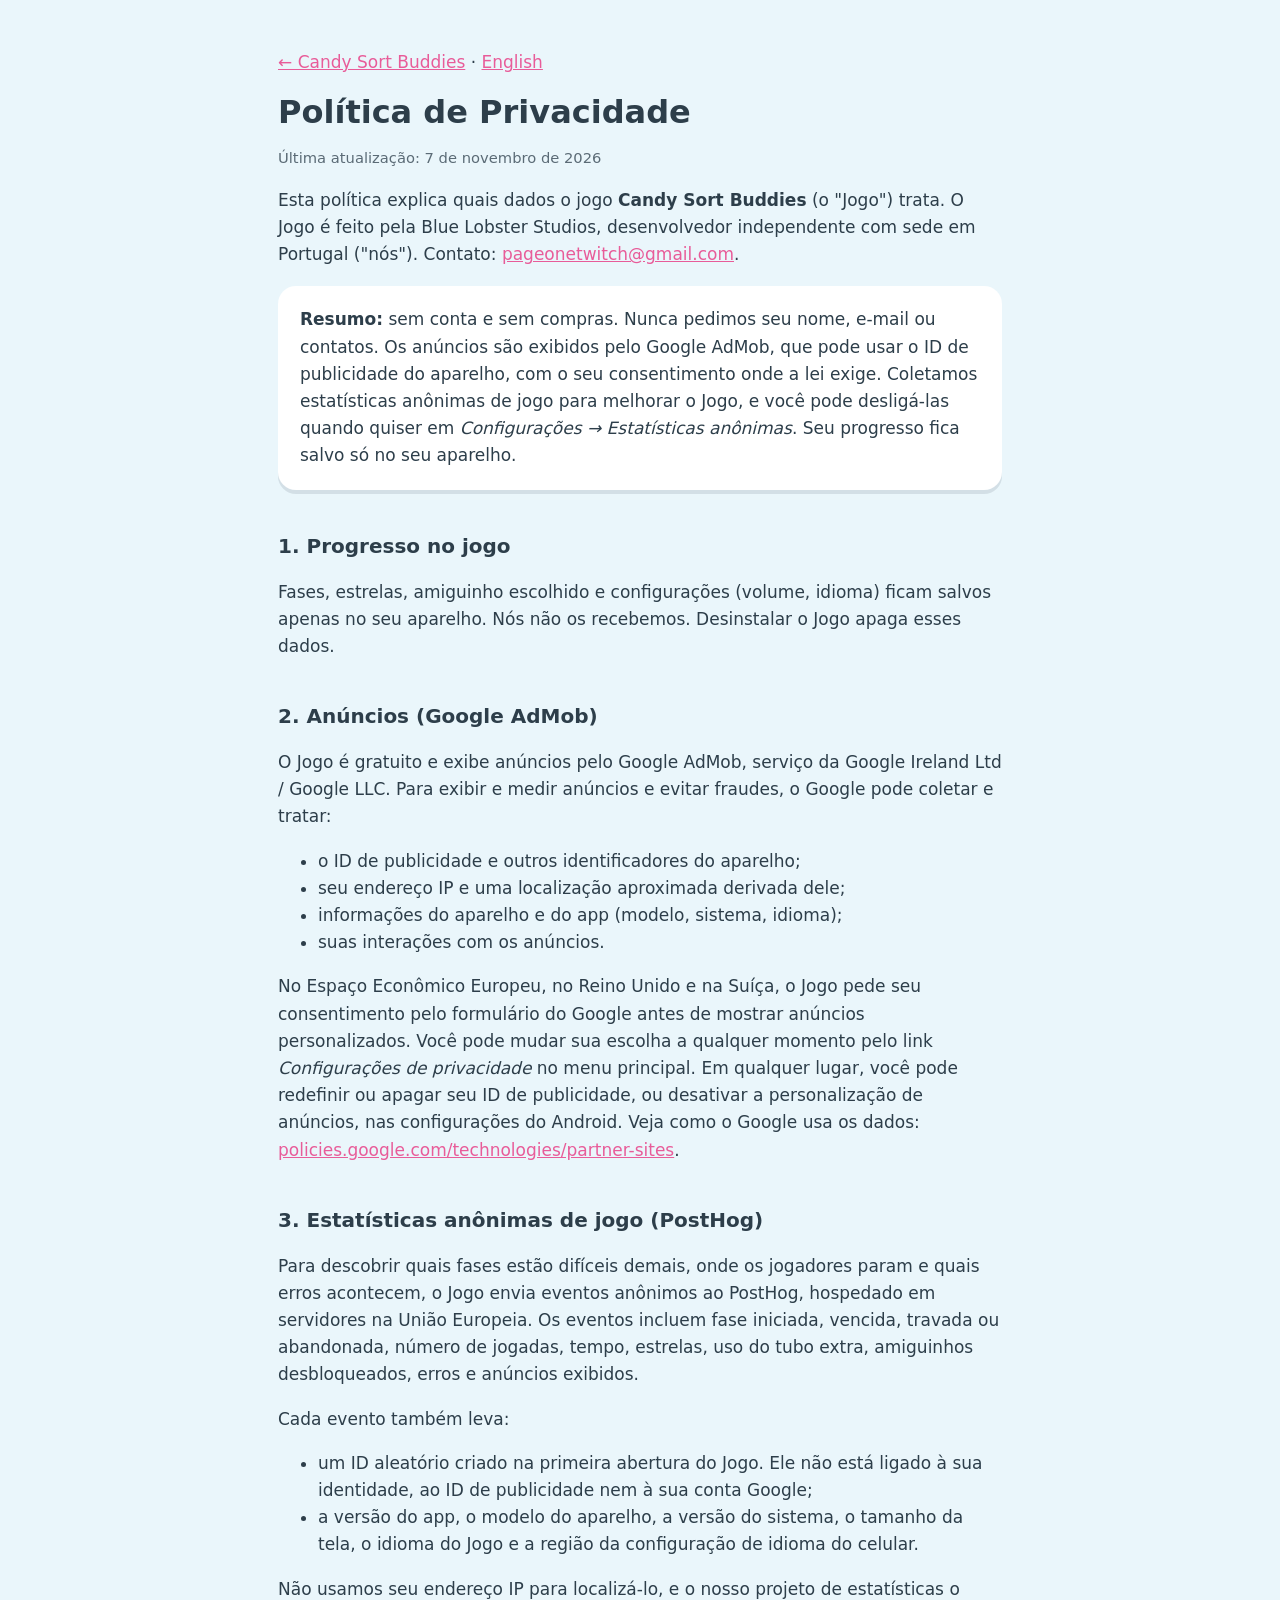
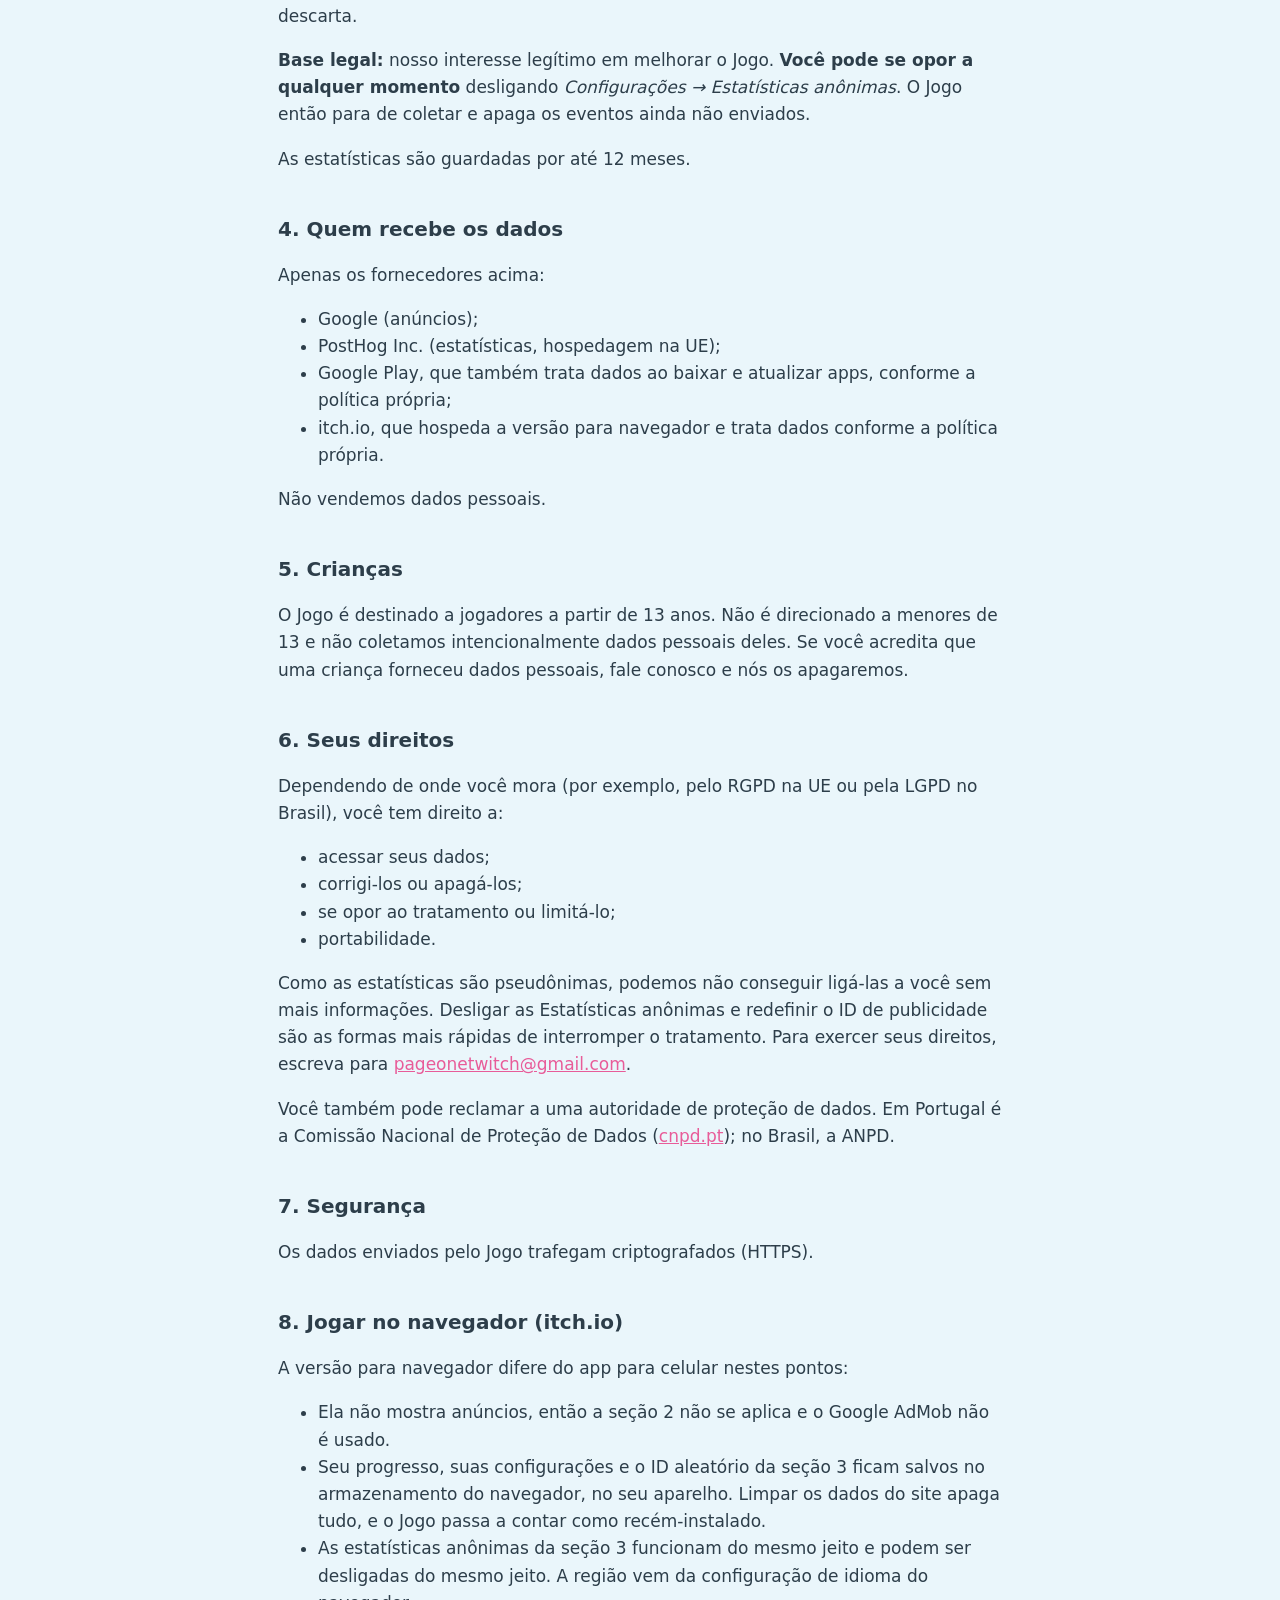
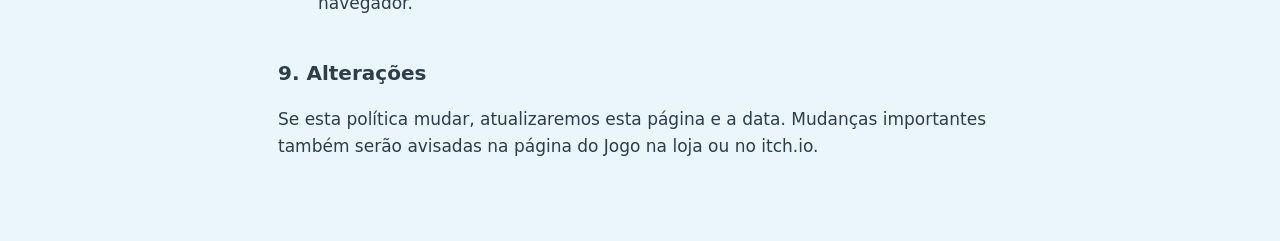
<file: candy-sort-buddies/privacy-pt.html>
<!doctype html><html lang="pt"><head><meta charset="utf-8"><meta name="viewport" content="width=device-width,initial-scale=1">
<title>Candy Sort Buddies — Política de Privacidade</title><link rel="stylesheet" href="../style.css"></head><body><main>
<p><a href="./">← Candy Sort Buddies</a> · <a href="privacy.html">English</a></p>
<h1>Política de Privacidade</h1>
<p class="muted">Última atualização: 7 de novembro de 2026</p>

<p>Esta política explica quais dados o jogo <strong>Candy Sort Buddies</strong> (o "Jogo") trata. O Jogo é feito pela Blue Lobster Studios, desenvolvedor independente com sede em Portugal ("nós"). Contato: <a href="mailto:pageonetwitch@gmail.com">pageonetwitch@gmail.com</a>.</p>

<div class="card"><strong>Resumo:</strong> sem conta e sem compras. Nunca pedimos seu nome, e-mail ou contatos. Os anúncios são exibidos pelo Google AdMob, que pode usar o ID de publicidade do aparelho, com o seu consentimento onde a lei exige. Coletamos estatísticas anônimas de jogo para melhorar o Jogo, e você pode desligá-las quando quiser em <em>Configurações → Estatísticas anônimas</em>. Seu progresso fica salvo só no seu aparelho.</div>

<h2>1. Progresso no jogo</h2>
<p>Fases, estrelas, amiguinho escolhido e configurações (volume, idioma) ficam salvos apenas no seu aparelho. Nós não os recebemos. Desinstalar o Jogo apaga esses dados.</p>

<h2>2. Anúncios (Google AdMob)</h2>
<p>O Jogo é gratuito e exibe anúncios pelo Google AdMob, serviço da Google Ireland Ltd / Google LLC. Para exibir e medir anúncios e evitar fraudes, o Google pode coletar e tratar:</p>
<ul>
<li>o ID de publicidade e outros identificadores do aparelho;</li>
<li>seu endereço IP e uma localização aproximada derivada dele;</li>
<li>informações do aparelho e do app (modelo, sistema, idioma);</li>
<li>suas interações com os anúncios.</li>
</ul>
<p>No Espaço Econômico Europeu, no Reino Unido e na Suíça, o Jogo pede seu consentimento pelo formulário do Google antes de mostrar anúncios personalizados. Você pode mudar sua escolha a qualquer momento pelo link <em>Configurações de privacidade</em> no menu principal. Em qualquer lugar, você pode redefinir ou apagar seu ID de publicidade, ou desativar a personalização de anúncios, nas configurações do Android. Veja como o Google usa os dados: <a href="https://policies.google.com/technologies/partner-sites">policies.google.com/technologies/partner-sites</a>.</p>

<h2>3. Estatísticas anônimas de jogo (PostHog)</h2>
<p>Para descobrir quais fases estão difíceis demais, onde os jogadores param e quais erros acontecem, o Jogo envia eventos anônimos ao PostHog, hospedado em servidores na União Europeia. Os eventos incluem fase iniciada, vencida, travada ou abandonada, número de jogadas, tempo, estrelas, uso do tubo extra, amiguinhos desbloqueados, erros e anúncios exibidos.</p>
<p>Cada evento também leva:</p>
<ul>
<li>um ID aleatório criado na primeira abertura do Jogo. Ele não está ligado à sua identidade, ao ID de publicidade nem à sua conta Google;</li>
<li>a versão do app, o modelo do aparelho, a versão do sistema, o tamanho da tela, o idioma do Jogo e a região da configuração de idioma do celular.</li>
</ul>
<p>Não usamos seu endereço IP para localizá-lo, e o nosso projeto de estatísticas o descarta.</p>
<p><strong>Base legal:</strong> nosso interesse legítimo em melhorar o Jogo. <strong>Você pode se opor a qualquer momento</strong> desligando <em>Configurações → Estatísticas anônimas</em>. O Jogo então para de coletar e apaga os eventos ainda não enviados.</p>
<p>As estatísticas são guardadas por até 12 meses.</p>

<h2>4. Quem recebe os dados</h2>
<p>Apenas os fornecedores acima:</p>
<ul>
<li>Google (anúncios);</li>
<li>PostHog Inc. (estatísticas, hospedagem na UE);</li>
<li>Google Play, que também trata dados ao baixar e atualizar apps, conforme a política própria;</li>
<li>itch.io, que hospeda a versão para navegador e trata dados conforme a política própria.</li>
</ul>
<p>Não vendemos dados pessoais.</p>

<h2>5. Crianças</h2>
<p>O Jogo é destinado a jogadores a partir de 13 anos. Não é direcionado a menores de 13 e não coletamos intencionalmente dados pessoais deles. Se você acredita que uma criança forneceu dados pessoais, fale conosco e nós os apagaremos.</p>

<h2>6. Seus direitos</h2>
<p>Dependendo de onde você mora (por exemplo, pelo RGPD na UE ou pela LGPD no Brasil), você tem direito a:</p>
<ul>
<li>acessar seus dados;</li>
<li>corrigi-los ou apagá-los;</li>
<li>se opor ao tratamento ou limitá-lo;</li>
<li>portabilidade.</li>
</ul>
<p>Como as estatísticas são pseudônimas, podemos não conseguir ligá-las a você sem mais informações. Desligar as Estatísticas anônimas e redefinir o ID de publicidade são as formas mais rápidas de interromper o tratamento. Para exercer seus direitos, escreva para <a href="mailto:pageonetwitch@gmail.com">pageonetwitch@gmail.com</a>.</p>
<p>Você também pode reclamar a uma autoridade de proteção de dados. Em Portugal é a Comissão Nacional de Proteção de Dados (<a href="https://www.cnpd.pt">cnpd.pt</a>); no Brasil, a ANPD.</p>

<h2>7. Segurança</h2>
<p>Os dados enviados pelo Jogo trafegam criptografados (HTTPS).</p>

<h2>8. Jogar no navegador (itch.io)</h2>
<p>A versão para navegador difere do app para celular nestes pontos:</p>
<ul>
<li>Ela não mostra anúncios, então a seção 2 não se aplica e o Google AdMob não é usado.</li>
<li>Seu progresso, suas configurações e o ID aleatório da seção 3 ficam salvos no armazenamento do navegador, no seu aparelho. Limpar os dados do site apaga tudo, e o Jogo passa a contar como recém-instalado.</li>
<li>As estatísticas anônimas da seção 3 funcionam do mesmo jeito e podem ser desligadas do mesmo jeito. A região vem da configuração de idioma do navegador.</li>
</ul>

<h2>9. Alterações</h2>
<p>Se esta política mudar, atualizaremos esta página e a data. Mudanças importantes também serão avisadas na página do Jogo na loja ou no itch.io.</p>
</main></body></html>
</file>
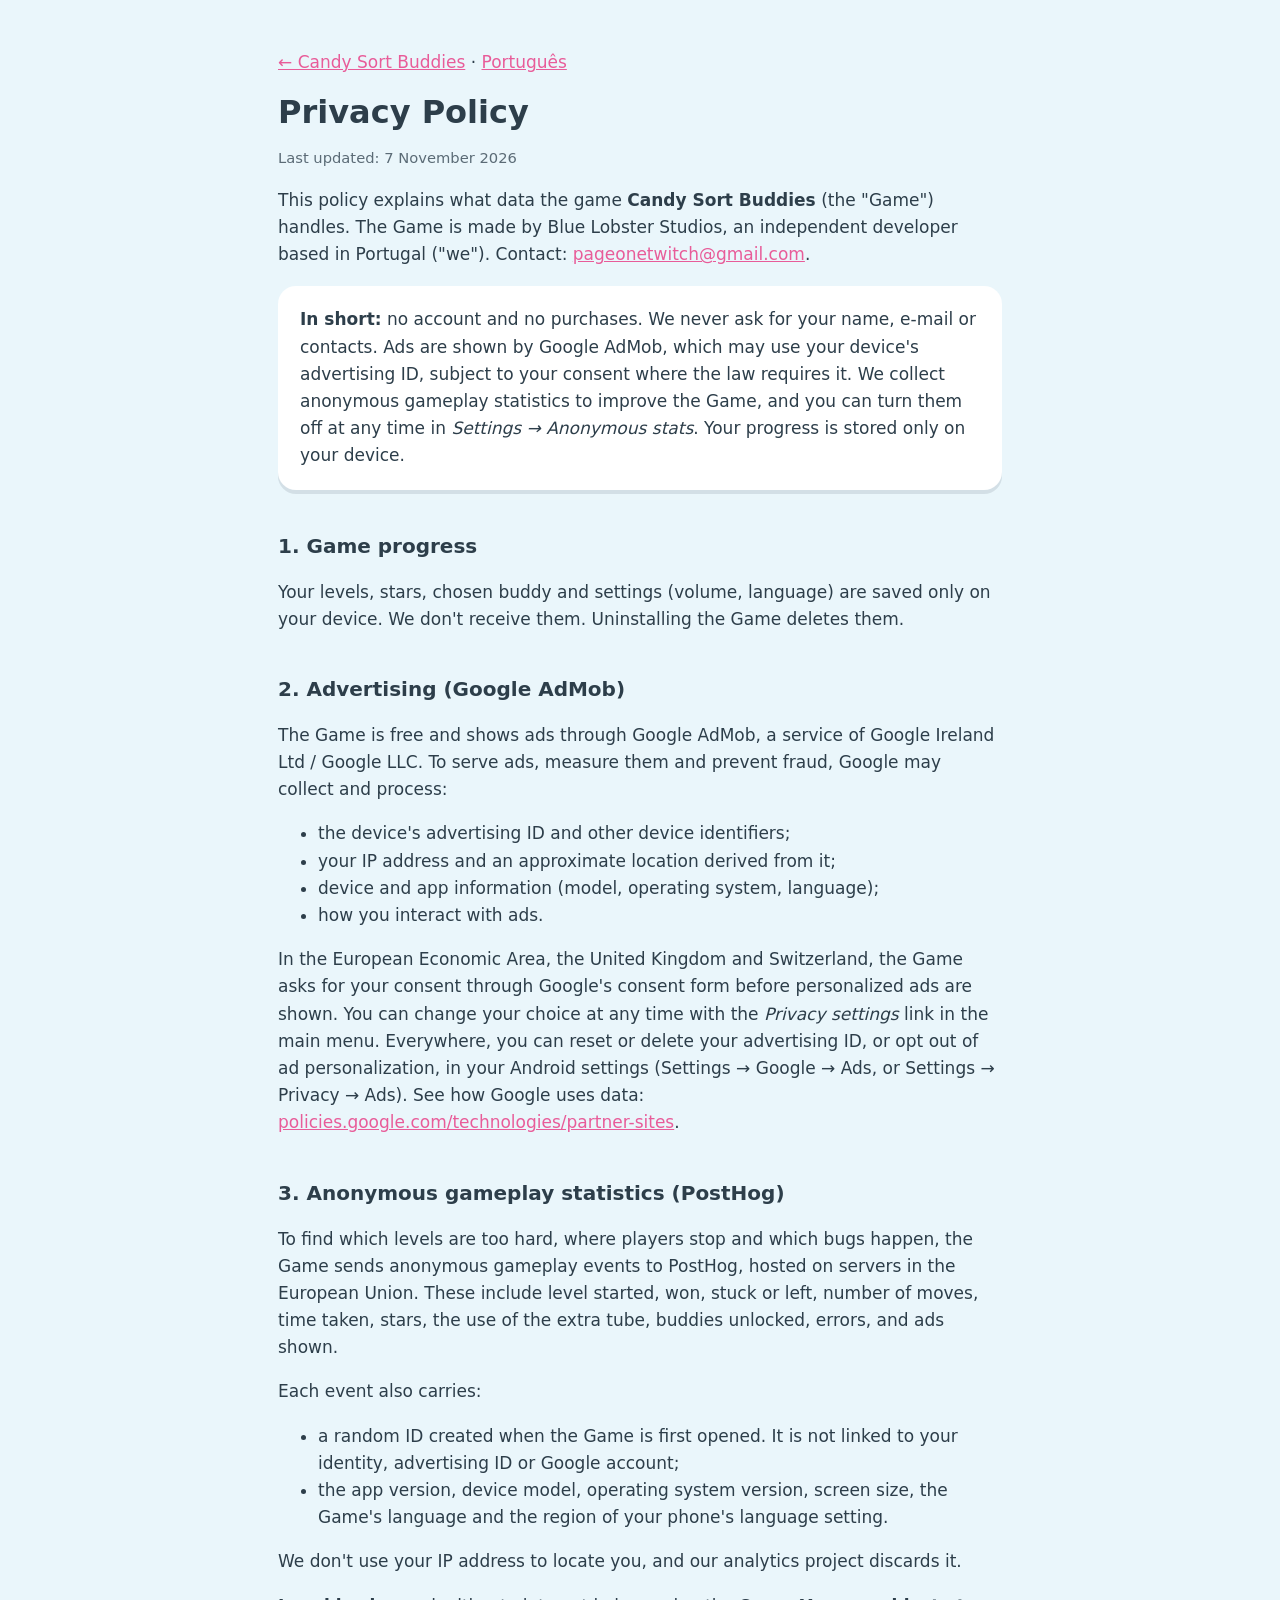
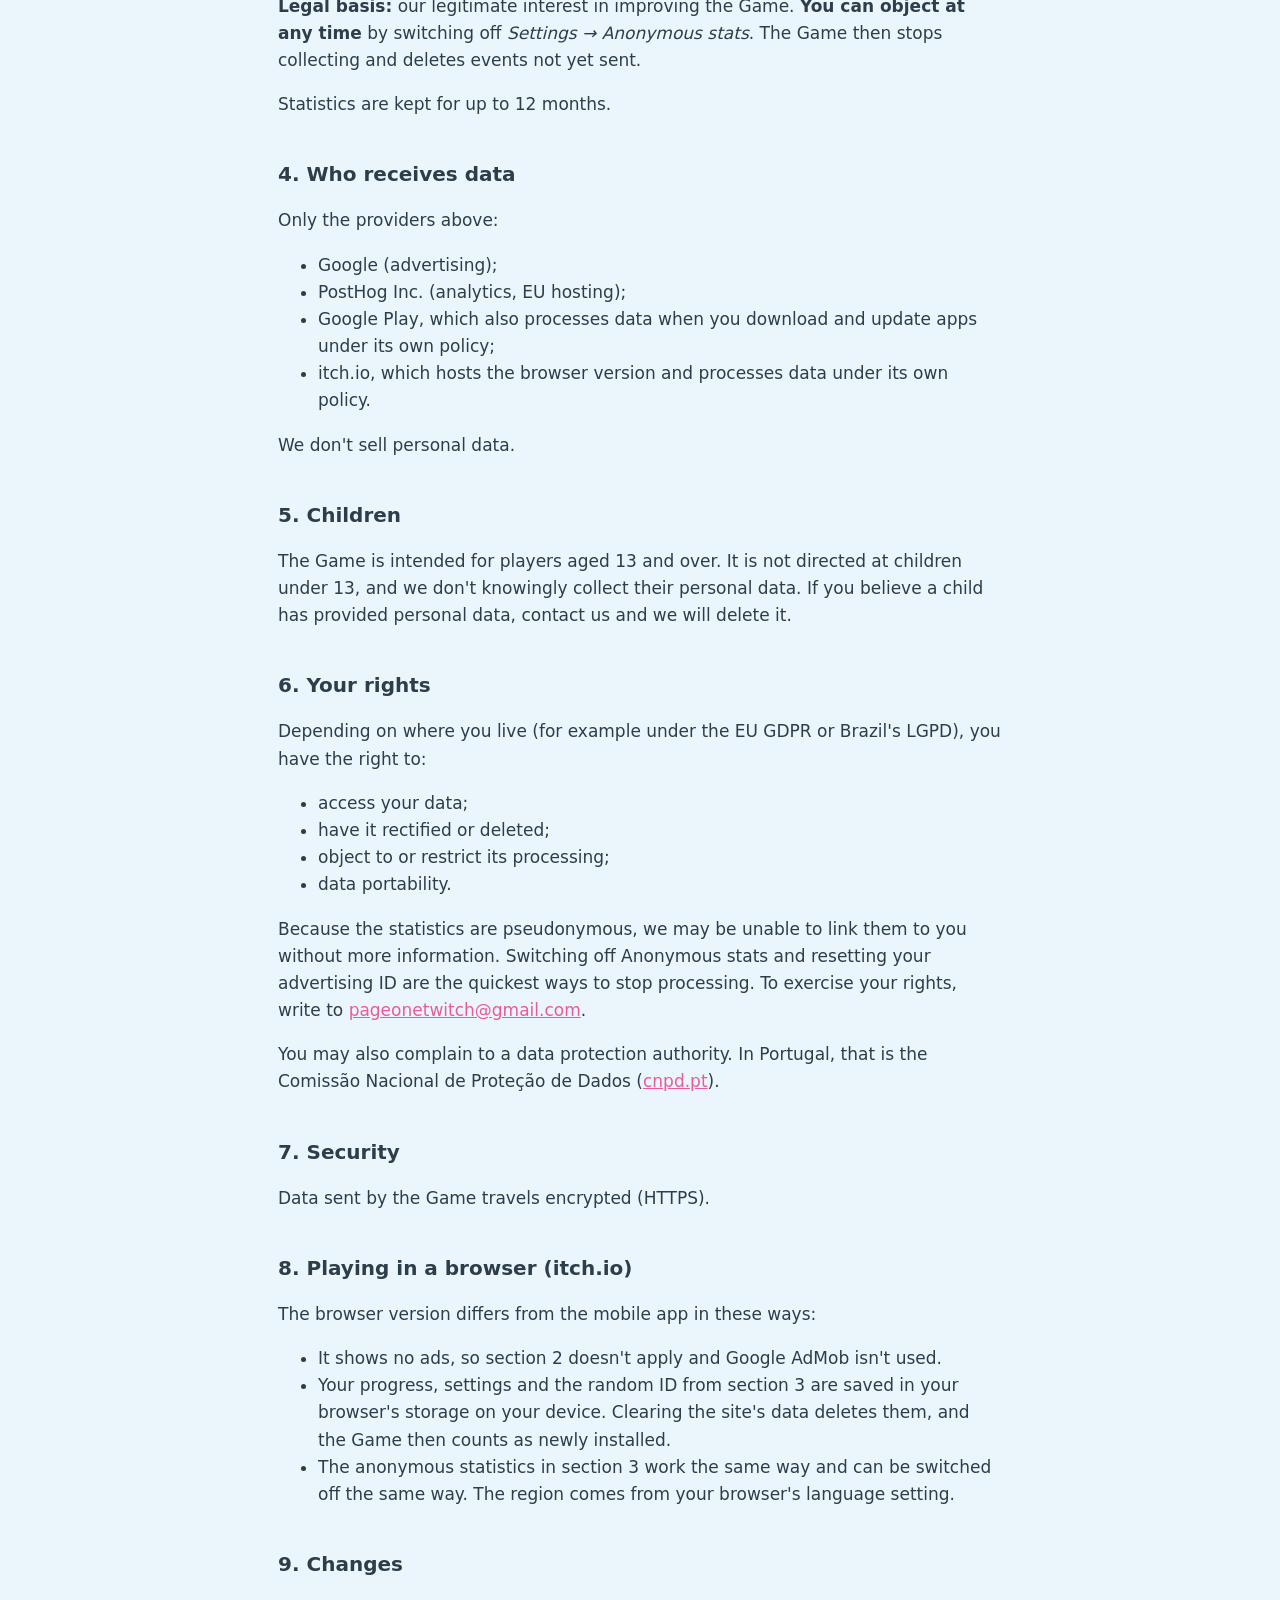
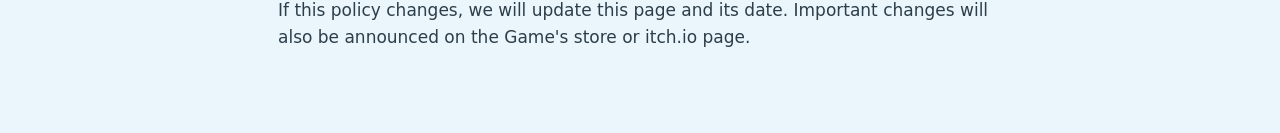
<file: candy-sort-buddies/privacy.html>
<!doctype html><html lang="en"><head><meta charset="utf-8"><meta name="viewport" content="width=device-width,initial-scale=1">
<title>Candy Sort Buddies — Privacy Policy</title><link rel="stylesheet" href="../style.css"></head><body><main>
<p><a href="./">← Candy Sort Buddies</a> · <a href="privacy-pt.html">Português</a></p>
<h1>Privacy Policy</h1>
<p class="muted">Last updated: 7 November 2026</p>

<p>This policy explains what data the game <strong>Candy Sort Buddies</strong> (the "Game") handles. The Game is made by Blue Lobster Studios, an independent developer based in Portugal ("we"). Contact: <a href="mailto:pageonetwitch@gmail.com">pageonetwitch@gmail.com</a>.</p>

<div class="card"><strong>In short:</strong> no account and no purchases. We never ask for your name, e-mail or contacts. Ads are shown by Google AdMob, which may use your device's advertising ID, subject to your consent where the law requires it. We collect anonymous gameplay statistics to improve the Game, and you can turn them off at any time in <em>Settings → Anonymous stats</em>. Your progress is stored only on your device.</div>

<h2>1. Game progress</h2>
<p>Your levels, stars, chosen buddy and settings (volume, language) are saved only on your device. We don't receive them. Uninstalling the Game deletes them.</p>

<h2>2. Advertising (Google AdMob)</h2>
<p>The Game is free and shows ads through Google AdMob, a service of Google Ireland Ltd / Google LLC. To serve ads, measure them and prevent fraud, Google may collect and process:</p>
<ul>
<li>the device's advertising ID and other device identifiers;</li>
<li>your IP address and an approximate location derived from it;</li>
<li>device and app information (model, operating system, language);</li>
<li>how you interact with ads.</li>
</ul>
<p>In the European Economic Area, the United Kingdom and Switzerland, the Game asks for your consent through Google's consent form before personalized ads are shown. You can change your choice at any time with the <em>Privacy settings</em> link in the main menu. Everywhere, you can reset or delete your advertising ID, or opt out of ad personalization, in your Android settings (Settings → Google → Ads, or Settings → Privacy → Ads). See how Google uses data: <a href="https://policies.google.com/technologies/partner-sites">policies.google.com/technologies/partner-sites</a>.</p>

<h2>3. Anonymous gameplay statistics (PostHog)</h2>
<p>To find which levels are too hard, where players stop and which bugs happen, the Game sends anonymous gameplay events to PostHog, hosted on servers in the European Union. These include level started, won, stuck or left, number of moves, time taken, stars, the use of the extra tube, buddies unlocked, errors, and ads shown.</p>
<p>Each event also carries:</p>
<ul>
<li>a random ID created when the Game is first opened. It is not linked to your identity, advertising ID or Google account;</li>
<li>the app version, device model, operating system version, screen size, the Game's language and the region of your phone's language setting.</li>
</ul>
<p>We don't use your IP address to locate you, and our analytics project discards it.</p>
<p><strong>Legal basis:</strong> our legitimate interest in improving the Game. <strong>You can object at any time</strong> by switching off <em>Settings → Anonymous stats</em>. The Game then stops collecting and deletes events not yet sent.</p>
<p>Statistics are kept for up to 12 months.</p>

<h2>4. Who receives data</h2>
<p>Only the providers above:</p>
<ul>
<li>Google (advertising);</li>
<li>PostHog Inc. (analytics, EU hosting);</li>
<li>Google Play, which also processes data when you download and update apps under its own policy;</li>
<li>itch.io, which hosts the browser version and processes data under its own policy.</li>
</ul>
<p>We don't sell personal data.</p>

<h2>5. Children</h2>
<p>The Game is intended for players aged 13 and over. It is not directed at children under 13, and we don't knowingly collect their personal data. If you believe a child has provided personal data, contact us and we will delete it.</p>

<h2>6. Your rights</h2>
<p>Depending on where you live (for example under the EU GDPR or Brazil's LGPD), you have the right to:</p>
<ul>
<li>access your data;</li>
<li>have it rectified or deleted;</li>
<li>object to or restrict its processing;</li>
<li>data portability.</li>
</ul>
<p>Because the statistics are pseudonymous, we may be unable to link them to you without more information. Switching off Anonymous stats and resetting your advertising ID are the quickest ways to stop processing. To exercise your rights, write to <a href="mailto:pageonetwitch@gmail.com">pageonetwitch@gmail.com</a>.</p>
<p>You may also complain to a data protection authority. In Portugal, that is the Comissão Nacional de Proteção de Dados (<a href="https://www.cnpd.pt">cnpd.pt</a>).</p>

<h2>7. Security</h2>
<p>Data sent by the Game travels encrypted (HTTPS).</p>

<h2>8. Playing in a browser (itch.io)</h2>
<p>The browser version differs from the mobile app in these ways:</p>
<ul>
<li>It shows no ads, so section 2 doesn't apply and Google AdMob isn't used.</li>
<li>Your progress, settings and the random ID from section 3 are saved in your browser's storage on your device. Clearing the site's data deletes them, and the Game then counts as newly installed.</li>
<li>The anonymous statistics in section 3 work the same way and can be switched off the same way. The region comes from your browser's language setting.</li>
</ul>

<h2>9. Changes</h2>
<p>If this policy changes, we will update this page and its date. Important changes will also be announced on the Game's store or itch.io page.</p>
</main></body></html>
</file>
<file: style.css>
:root { --ink: #2d3e4a; --soft: #5b6b76; --pink: #e85c99; --bg: #eaf6fb; --card: #ffffff; }
* { box-sizing: border-box; }
body { margin: 0; background: var(--bg); color: var(--ink); font: 17px/1.6 system-ui, -apple-system, "Segoe UI", Roboto, sans-serif; }
main { max-width: 760px; margin: 0 auto; padding: 32px 18px 64px; }
h1 { font-size: 2rem; line-height: 1.2; margin: 0.4em 0; }
h2 { font-size: 1.25rem; margin-top: 2em; }
a { color: var(--pink); }
.card { background: var(--card); border-radius: 18px; padding: 20px 22px; margin: 18px 0; box-shadow: 0 4px 0 rgba(45, 62, 74, 0.12); }
.muted { color: var(--soft); font-size: 0.92rem; }
pre { white-space: pre-wrap; background: var(--card); padding: 14px; border-radius: 12px; font-size: 0.8rem; overflow-x: auto; }
img.logo { width: 160px; height: 160px; border-radius: 50%; display: block; margin: 8px auto 0; }
.center { text-align: center; }
</file>
